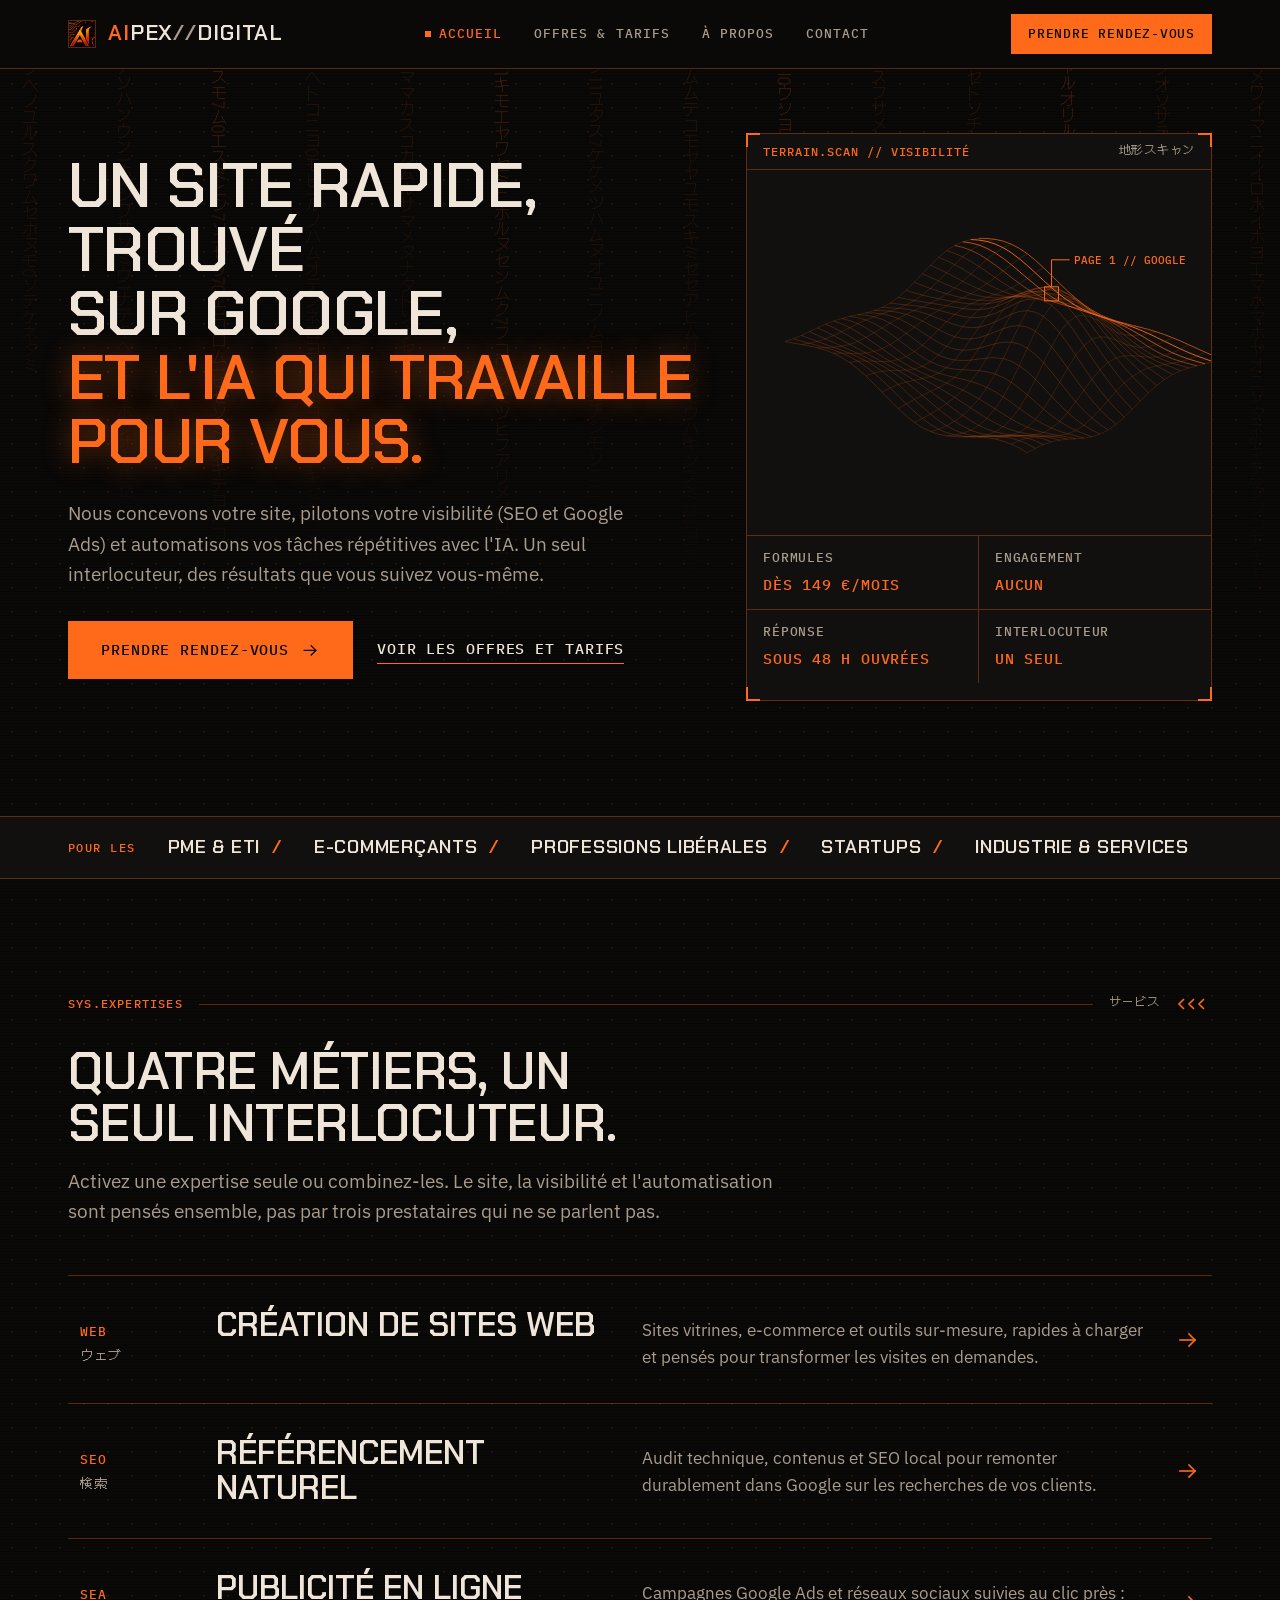
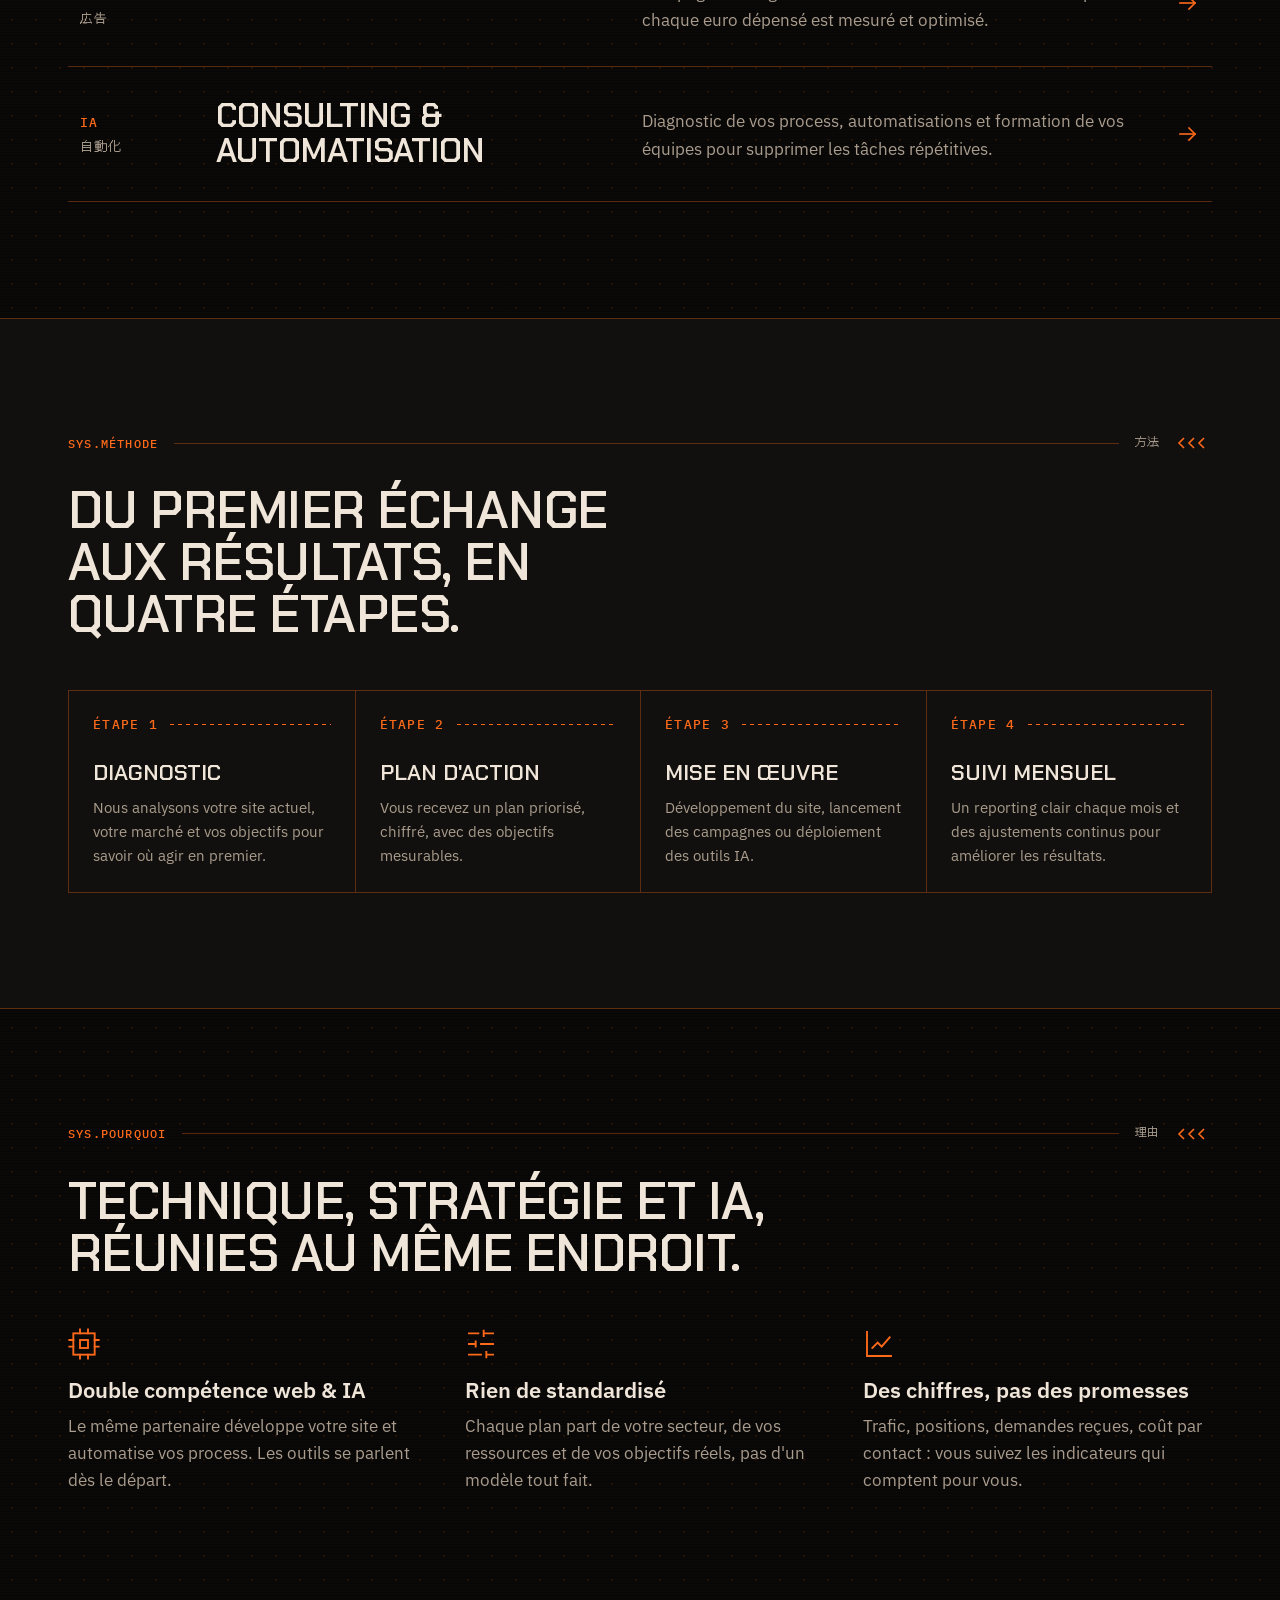
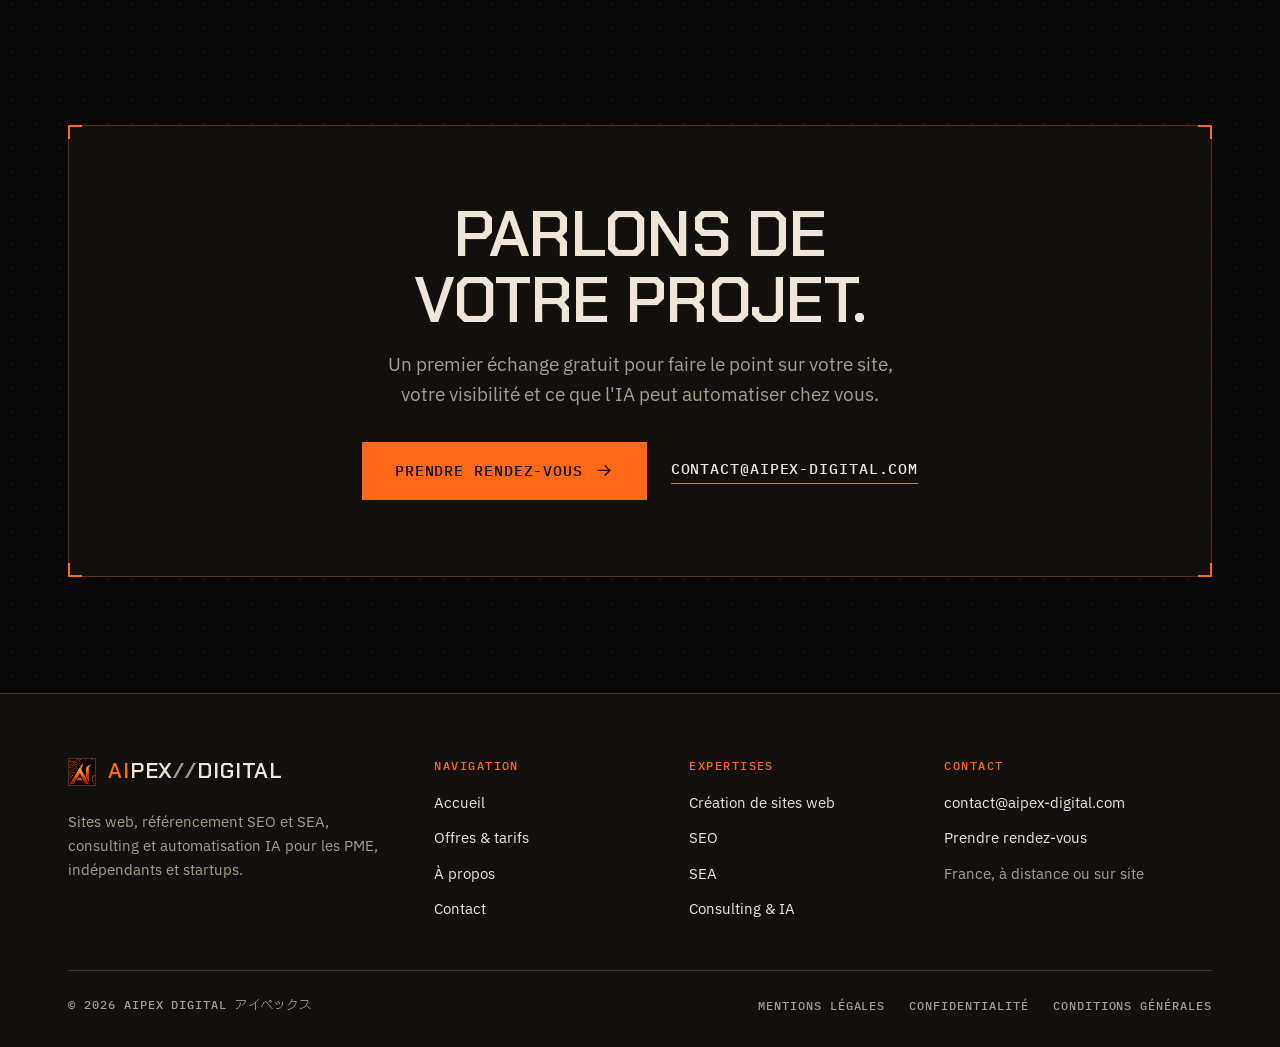
<file: index.html>
<!DOCTYPE html>
<html lang="fr">
<head>
<meta charset="UTF-8">
<meta name="viewport" content="width=device-width, initial-scale=1.0">
<title>AIpex Digital — Sites web, SEO, SEA et automatisation IA</title>
<meta name="description" content="Sites web rapides, visibilité sur Google (SEO, Google Ads) et automatisation par l'IA. Un seul interlocuteur, formules dès 149 €/mois sans engagement.">
<link rel="canonical" href="https://www.aipex-digital.com/">
<meta name="theme-color" content="#0a0908">
<meta property="og:type" content="website">
<meta property="og:locale" content="fr_FR">
<meta property="og:site_name" content="AIpex Digital">
<meta property="og:title" content="AIpex Digital — Sites web, SEO, SEA et automatisation IA">
<meta property="og:description" content="Sites web rapides, visibilité sur Google (SEO, Google Ads) et automatisation par l'IA. Un seul interlocuteur, formules dès 149 €/mois sans engagement.">
<meta property="og:url" content="https://www.aipex-digital.com/">
<meta property="og:image" content="https://www.aipex-digital.com/assets/img/og-image.jpg">
<meta property="og:image:width" content="1200">
<meta property="og:image:height" content="630">
<meta property="og:image:alt" content="AIpex Digital — sites web, SEO, SEA et automatisation IA">
<meta name="twitter:card" content="summary_large_image">
<link rel="icon" href="favicon.ico" sizes="any">
<link rel="icon" href="icons/favicon-32.png" type="image/png" sizes="32x32">
<link rel="apple-touch-icon" href="icons/apple-touch-icon.png">
<link rel="manifest" href="site.webmanifest">
<link rel="preload" href="assets/fonts/chakrapetch-600.woff2" as="font" type="font/woff2" crossorigin>
<link rel="preload" href="assets/fonts/ibmplexsans-var.woff2" as="font" type="font/woff2" crossorigin>
<link rel="stylesheet" href="css/style.css">
<script>document.documentElement.classList.add("js")</script>
</head>
<body>
<svg width="0" height="0" style="position:absolute" aria-hidden="true" focusable="false">
  <symbol id="i-arrow" viewBox="0 0 24 24"><path d="M4 12h15"/><path d="m13 6 6 6-6 6"/></symbol>
  <symbol id="i-chev" viewBox="0 0 24 24"><path d="m9 6 6 6-6 6"/></symbol>
  <symbol id="i-chevs" viewBox="0 0 36 12"><path d="M8 1 3 6l5 5M18 1l-5 5 5 5M28 1l-5 5 5 5"/></symbol>
  <symbol id="i-check" viewBox="0 0 24 24"><path d="M20 6 9 17l-5-5"/></symbol>
  <symbol id="i-plus" viewBox="0 0 24 24"><path d="M12 5v14M5 12h14"/></symbol>
  <symbol id="i-mail" viewBox="0 0 24 24"><rect x="2" y="4" width="20" height="16"/><path d="m22 6-10 7L2 6"/></symbol>
  <symbol id="i-calendar" viewBox="0 0 24 24"><rect x="3" y="4" width="18" height="18"/><path d="M16 2v4M8 2v4M3 10h18"/></symbol>
  <symbol id="i-pin" viewBox="0 0 24 24"><path d="M12 22s8-6 8-12a8 8 0 0 0-16 0c0 6 8 12 8 12Z"/><path d="M12 7v6M9 10h6"/></symbol>
  <symbol id="i-clock" viewBox="0 0 24 24"><circle cx="12" cy="12" r="10"/><path d="M12 6v6l4 2"/></symbol>
  <symbol id="i-alert" viewBox="0 0 24 24"><path d="M12 2 2 21h20L12 2Z"/><path d="M12 9v5M12 17.5v.5"/></symbol>
  <symbol id="i-cpu" viewBox="0 0 24 24"><rect x="4" y="4" width="16" height="16"/><rect x="9" y="9" width="6" height="6"/><path d="M9 1v3M15 1v3M9 20v3M15 20v3M20 9h3M20 14h3M1 9h3M1 14h3"/></symbol>
  <symbol id="i-sliders" viewBox="0 0 24 24"><path d="M21 4h-7M10 4H3M21 12h-9M8 12H3M21 20h-5M12 20H3M14 2v4M8 10v4M16 18v4"/></symbol>
  <symbol id="i-chart" viewBox="0 0 24 24"><path d="M3 3v18h18"/><path d="m7 15 4-4 3 3 6-7"/></symbol>
</svg>
<a class="skip-link" href="#main">Aller au contenu</a>
<header class="site-header">
  <div class="container">
    <a href="index.html" class="brand" aria-label="AIpex Digital, retour à l'accueil">
      <img class="brand-mark" src="icons/favicon-48.png" width="28" height="28" alt="">
      <span class="brand-word"><b>AI</b>pex<i>//</i>Digital</span>
    </a>
    <nav class="main-nav" id="main-nav" aria-label="Navigation principale">
      <a href="index.html" aria-current="page">Accueil</a>
      <a href="offres.html">Offres &amp; tarifs</a>
      <a href="a-propos.html">À propos</a>
      <a href="contact.html">Contact</a>
      <a href="contact.html#rdv" class="btn btn-primary nav-cta">Prendre rendez-vous</a>
    </nav>
    <div class="header-actions">
      <a href="contact.html#rdv" class="btn btn-primary btn-sm">Prendre rendez-vous</a>
      <button class="nav-toggle" id="nav-toggle" aria-expanded="false" aria-controls="main-nav" aria-label="Ouvrir le menu"><span></span></button>
    </div>
  </div>
</header>
<main id="main">

  <section class="hero">
    <div class="glyph-rain" aria-hidden="true"><span>セキリユンメヨラ7ヤレマモウソヘノユルスクワムセホヌモ0ソテケネタミ</span><span>キケヘウヘテソハンウン1ホ3シワサソミウ1ナテキヘセケオホラオルハセ</span><span>スモ7ム0エスミヒシ7ソ1セリ70エ1ロロム1ヒセソミツ3キテヨハコ</span><span>ヘトコニヨ0モヒ1ルノハムオテンネロヨヤンルヨエンノキセナコムオメオ</span><span>オソユ7テヌ7ミトシフトタルモママカスコカムルサマメヌナタトソウセン</span><span>1キモエヤワセミニホルヌセンムク7フコワンミツヒフアリメノロヌクウツ</span><span>ニノススマソ11ユタス7ケケメツハムヌオユニノムヨルソユチシモソニニ</span><span>ムムテコモヤヤユモスキミセセアヒムリムシモウハキンスミ133ヨネ0ミ</span><span>リヒ3タヘコエフミオソタワオニ0ウソヨク1コミニレヒナムウソ3コウヒ</span><span>スフサメエテ0シアタキレカアイミルスコヨメアメヌセ0オ0ニコケトヤナ</span><span>セトソチツヒカレメマユユタツナニマンコヘツンクヘヨスメネツモシソキリ</span><span>ルアククヨヤルオリルエココハクラセカンソネウ13ム7マミト3ケイクミ</span><span>コユヨ1スヒハノアキワクメコノオソサラセアユムタ3リコネエアノツアナ</span><span>メワイマニイイロホイホヨエマホマホヤオニソタネ3キテ3タノシモチヤオ</span></div>
    <div class="container">
      <div class="hero-copy">
        <h1>Un site rapide, trouvé sur Google, <span class="hl">et l'IA qui travaille pour vous.</span></h1>
        <p class="lede">Nous concevons votre site, pilotons votre visibilité (SEO et Google Ads) et automatisons vos tâches répétitives avec l'IA. Un seul interlocuteur, des résultats que vous suivez vous-même.</p>
        <div class="hero-actions">
          <a href="contact.html#rdv" class="btn btn-primary btn-lg">Prendre rendez-vous <svg class="icon icon-arrow" aria-hidden="true"><use href="#i-arrow"/></svg></a>
          <a href="offres.html" class="text-link">Voir les offres et tarifs</a>
        </div>
      </div>
      <div class="hud hero-panel">
        <div class="hud-bar" aria-hidden="true"><span>Terrain.scan // visibilité</span><span lang="ja">地形スキャン</span></div>
        <canvas id="terrain" width="640" height="480" role="img" aria-label="Animation&nbsp;: un relief en fil de fer orange balayé par une ligne de scan, comme un écran radar"></canvas>
        <dl class="readout">
          <div><dt>Formules</dt><dd class="num">Dès 149&nbsp;€/mois</dd></div>
          <div><dt>Engagement</dt><dd class="num">Aucun</dd></div>
          <div><dt>Réponse</dt><dd class="num">Sous 48&nbsp;h ouvrées</dd></div>
          <div><dt>Interlocuteur</dt><dd class="num">Un seul</dd></div>
        </dl>
      </div>
    </div>
  </section>

  <section class="audience" aria-label="Clients accompagnés">
    <div class="container">
      <p>Pour les</p>
      <ul>
        <li>PME &amp; ETI</li>
        <li>E-commerçants</li>
        <li>Professions libérales</li>
        <li>Startups</li>
        <li>Industrie &amp; services</li>
      </ul>
    </div>
  </section>

  <section class="services">
    <div class="container">
      <div class="sys-bar" aria-hidden="true"><span class="code">SYS.expertises</span><span lang="ja">サービス</span><svg class="chev" viewBox="0 0 36 12"><use href="#i-chevs"/></svg></div>
      <div class="section-head" data-reveal>
        <h2>Quatre métiers, un seul interlocuteur.</h2>
        <p>Activez une expertise seule ou combinez-les. Le site, la visibilité et l'automatisation sont pensés ensemble, pas par trois prestataires qui ne se parlent pas.</p>
      </div>
      <div class="service-list" data-reveal>
        <a class="service-row" href="offres.html#web">
          <span class="tag">Web <span lang="ja">ウェブ</span></span>
          <h3>Création de sites web</h3>
          <p>Sites vitrines, e-commerce et outils sur-mesure, rapides à charger et pensés pour transformer les visites en demandes.</p>
          <svg class="icon" aria-hidden="true"><use href="#i-arrow"/></svg>
        </a>
        <a class="service-row" href="offres.html#seo">
          <span class="tag">SEO <span lang="ja">検索</span></span>
          <h3>Référencement naturel</h3>
          <p>Audit technique, contenus et SEO local pour remonter durablement dans Google sur les recherches de vos clients.</p>
          <svg class="icon" aria-hidden="true"><use href="#i-arrow"/></svg>
        </a>
        <a class="service-row" href="offres.html#sea">
          <span class="tag">SEA <span lang="ja">広告</span></span>
          <h3>Publicité en ligne</h3>
          <p>Campagnes Google Ads et réseaux sociaux suivies au clic près&nbsp;: chaque euro dépensé est mesuré et optimisé.</p>
          <svg class="icon" aria-hidden="true"><use href="#i-arrow"/></svg>
        </a>
        <a class="service-row" href="offres.html#ia">
          <span class="tag">IA <span lang="ja">自動化</span></span>
          <h3>Consulting &amp; automatisation</h3>
          <p>Diagnostic de vos process, automatisations et formation de vos équipes pour supprimer les tâches répétitives.</p>
          <svg class="icon" aria-hidden="true"><use href="#i-arrow"/></svg>
        </a>
      </div>
    </div>
  </section>

  <section class="process surface-raised">
    <div class="container">
      <div class="sys-bar" aria-hidden="true"><span class="code">SYS.méthode</span><span lang="ja">方法</span><svg class="chev" viewBox="0 0 36 12"><use href="#i-chevs"/></svg></div>
      <div class="section-head" data-reveal>
        <h2>Du premier échange aux résultats, en quatre étapes.</h2>
      </div>
      <ol class="process-list" data-reveal>
        <li class="process-step"><span class="num">ÉTAPE 1</span><h3>Diagnostic</h3><p>Nous analysons votre site actuel, votre marché et vos objectifs pour savoir où agir en premier.</p></li>
        <li class="process-step"><span class="num">ÉTAPE 2</span><h3>Plan d'action</h3><p>Vous recevez un plan priorisé, chiffré, avec des objectifs mesurables.</p></li>
        <li class="process-step"><span class="num">ÉTAPE 3</span><h3>Mise en œuvre</h3><p>Développement du site, lancement des campagnes ou déploiement des outils IA.</p></li>
        <li class="process-step"><span class="num">ÉTAPE 4</span><h3>Suivi mensuel</h3><p>Un reporting clair chaque mois et des ajustements continus pour améliorer les résultats.</p></li>
      </ol>
    </div>
  </section>

  <section class="values">
    <div class="container">
      <div class="sys-bar" aria-hidden="true"><span class="code">SYS.pourquoi</span><span lang="ja">理由</span><svg class="chev" viewBox="0 0 36 12"><use href="#i-chevs"/></svg></div>
      <div class="section-head" data-reveal>
        <h2>Technique, stratégie et IA, réunies au même endroit.</h2>
      </div>
      <div class="values-grid" data-reveal>
        <div class="value-item">
          <svg class="icon" aria-hidden="true"><use href="#i-cpu"/></svg>
          <h3>Double compétence web &amp; IA</h3>
          <p>Le même partenaire développe votre site et automatise vos process. Les outils se parlent dès le départ.</p>
        </div>
        <div class="value-item">
          <svg class="icon" aria-hidden="true"><use href="#i-sliders"/></svg>
          <h3>Rien de standardisé</h3>
          <p>Chaque plan part de votre secteur, de vos ressources et de vos objectifs réels, pas d'un modèle tout fait.</p>
        </div>
        <div class="value-item">
          <svg class="icon" aria-hidden="true"><use href="#i-chart"/></svg>
          <h3>Des chiffres, pas des promesses</h3>
          <p>Trafic, positions, demandes reçues, coût par contact&nbsp;: vous suivez les indicateurs qui comptent pour vous.</p>
        </div>
      </div>
    </div>
  </section>

  <section class="cta-band">
    <div class="container">
      <div class="hud cta-panel" data-reveal>
        <h2>Parlons de votre projet.</h2>
        <p>Un premier échange gratuit pour faire le point sur votre site, votre visibilité et ce que l'IA peut automatiser chez vous.</p>
        <div class="cta-actions">
          <a href="contact.html#rdv" class="btn btn-primary btn-lg">Prendre rendez-vous <svg class="icon icon-arrow" aria-hidden="true"><use href="#i-arrow"/></svg></a>
          <a href="mailto:contact@aipex-digital.com" class="text-link">contact@aipex-digital.com</a>
        </div>
      </div>
    </div>
  </section>

</main>

<footer class="site-footer">
  <div class="container">
    <div class="footer-top">
      <div class="footer-brand">
        <a href="index.html" class="brand"><img class="brand-mark" src="icons/favicon-48.png" width="28" height="28" alt="" loading="lazy"><span class="brand-word"><b>AI</b>pex<i>//</i>Digital</span></a>
        <p>Sites web, référencement SEO et SEA, consulting et automatisation IA pour les PME, indépendants et startups.</p>
      </div>
      <div class="footer-col">
        <h2>Navigation</h2>
        <ul>
          <li><a href="index.html">Accueil</a></li>
          <li><a href="offres.html">Offres &amp; tarifs</a></li>
          <li><a href="a-propos.html">À propos</a></li>
          <li><a href="contact.html">Contact</a></li>
        </ul>
      </div>
      <div class="footer-col">
        <h2>Expertises</h2>
        <ul>
          <li><a href="offres.html#web">Création de sites web</a></li>
          <li><a href="offres.html#seo">SEO</a></li>
          <li><a href="offres.html#sea">SEA</a></li>
          <li><a href="offres.html#ia">Consulting &amp; IA</a></li>
        </ul>
      </div>
      <div class="footer-col">
        <h2>Contact</h2>
        <ul>
          <li><a href="mailto:contact@aipex-digital.com">contact@aipex-digital.com</a></li>
          <li><a href="contact.html#rdv">Prendre rendez-vous</a></li>
          <li><span>France, à distance ou sur site</span></li>
        </ul>
      </div>
    </div>
    <div class="footer-bottom">
      <p>© <span id="year">2026</span> AIpex Digital <span lang="ja">アイペックス</span></p>
      <nav class="footer-legal" aria-label="Informations légales">
        <a href="mentions-legales.html">Mentions légales</a>
        <a href="confidentialite.html">Confidentialité</a>
        <a href="conditions-generales.html">Conditions générales</a>
      </nav>
    </div>
  </div>
</footer>

<script src="js/main.js" defer></script>
</body>
</html>
</file>
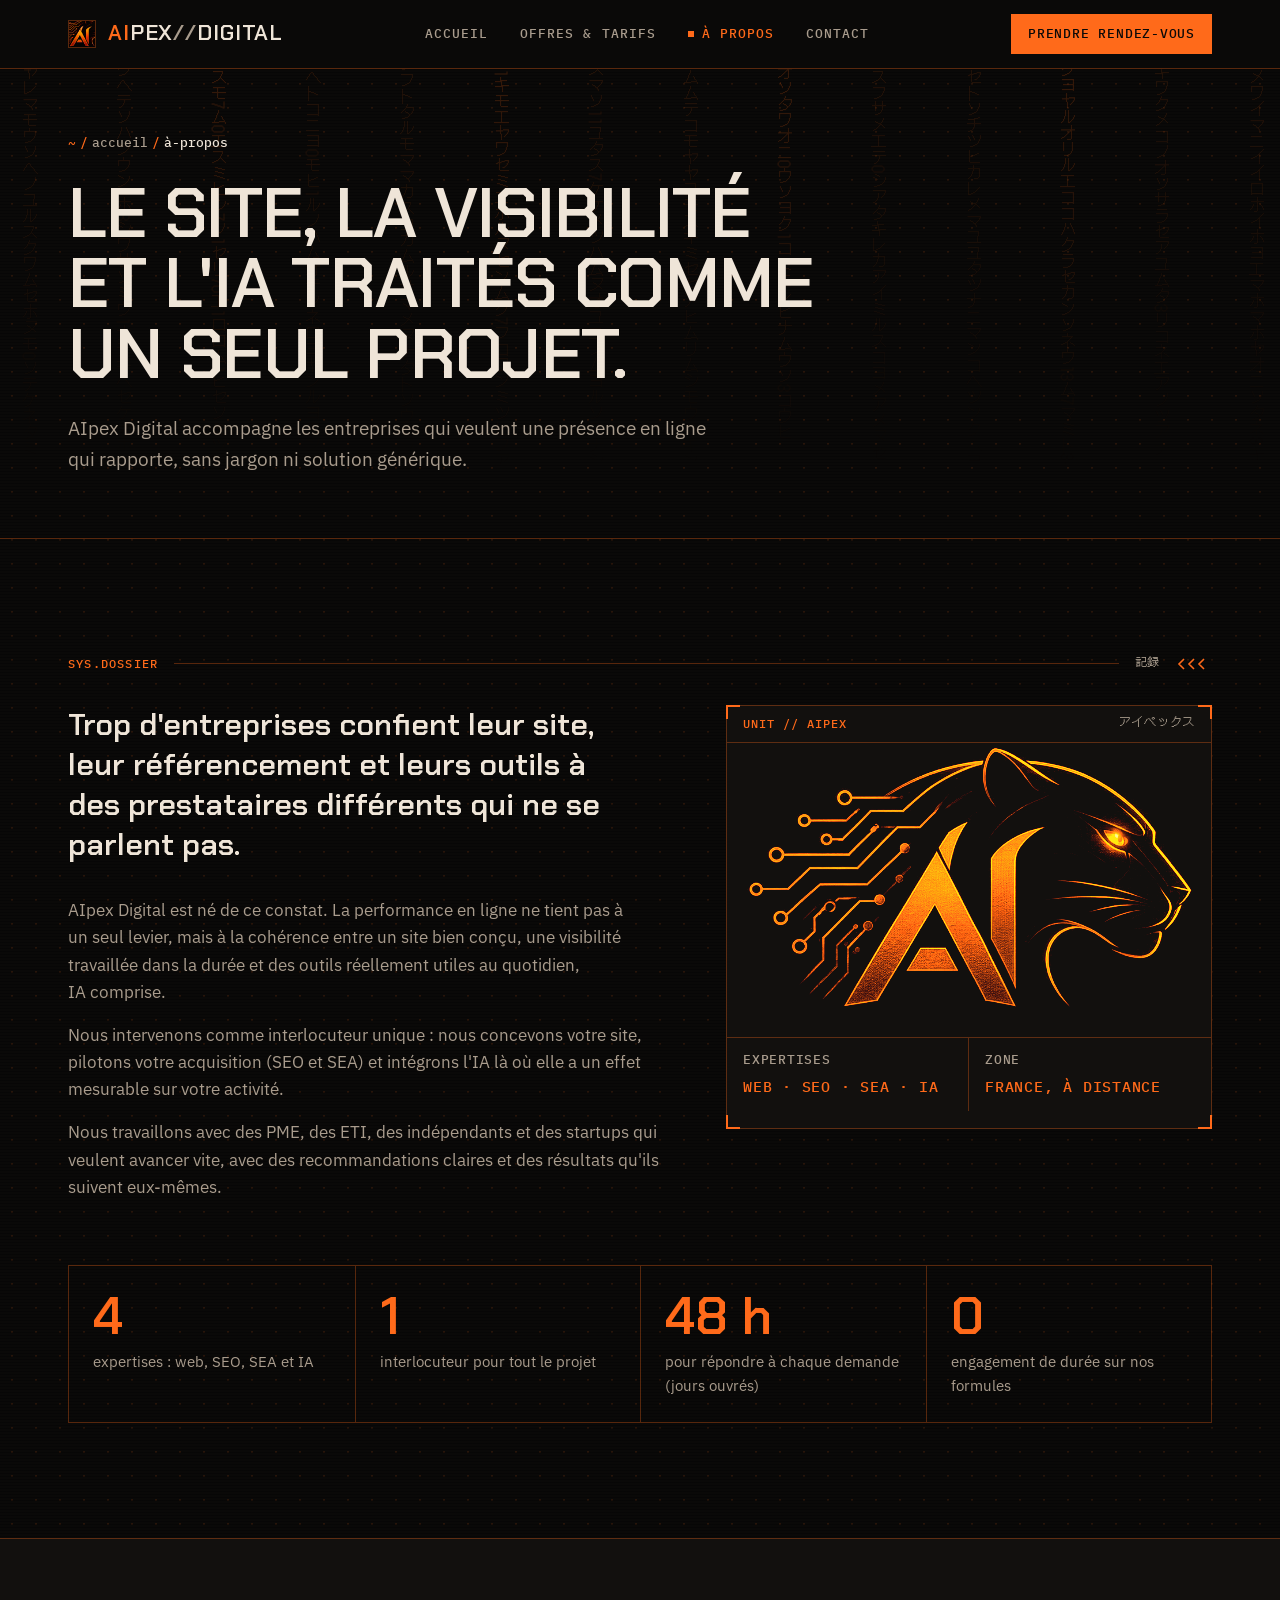
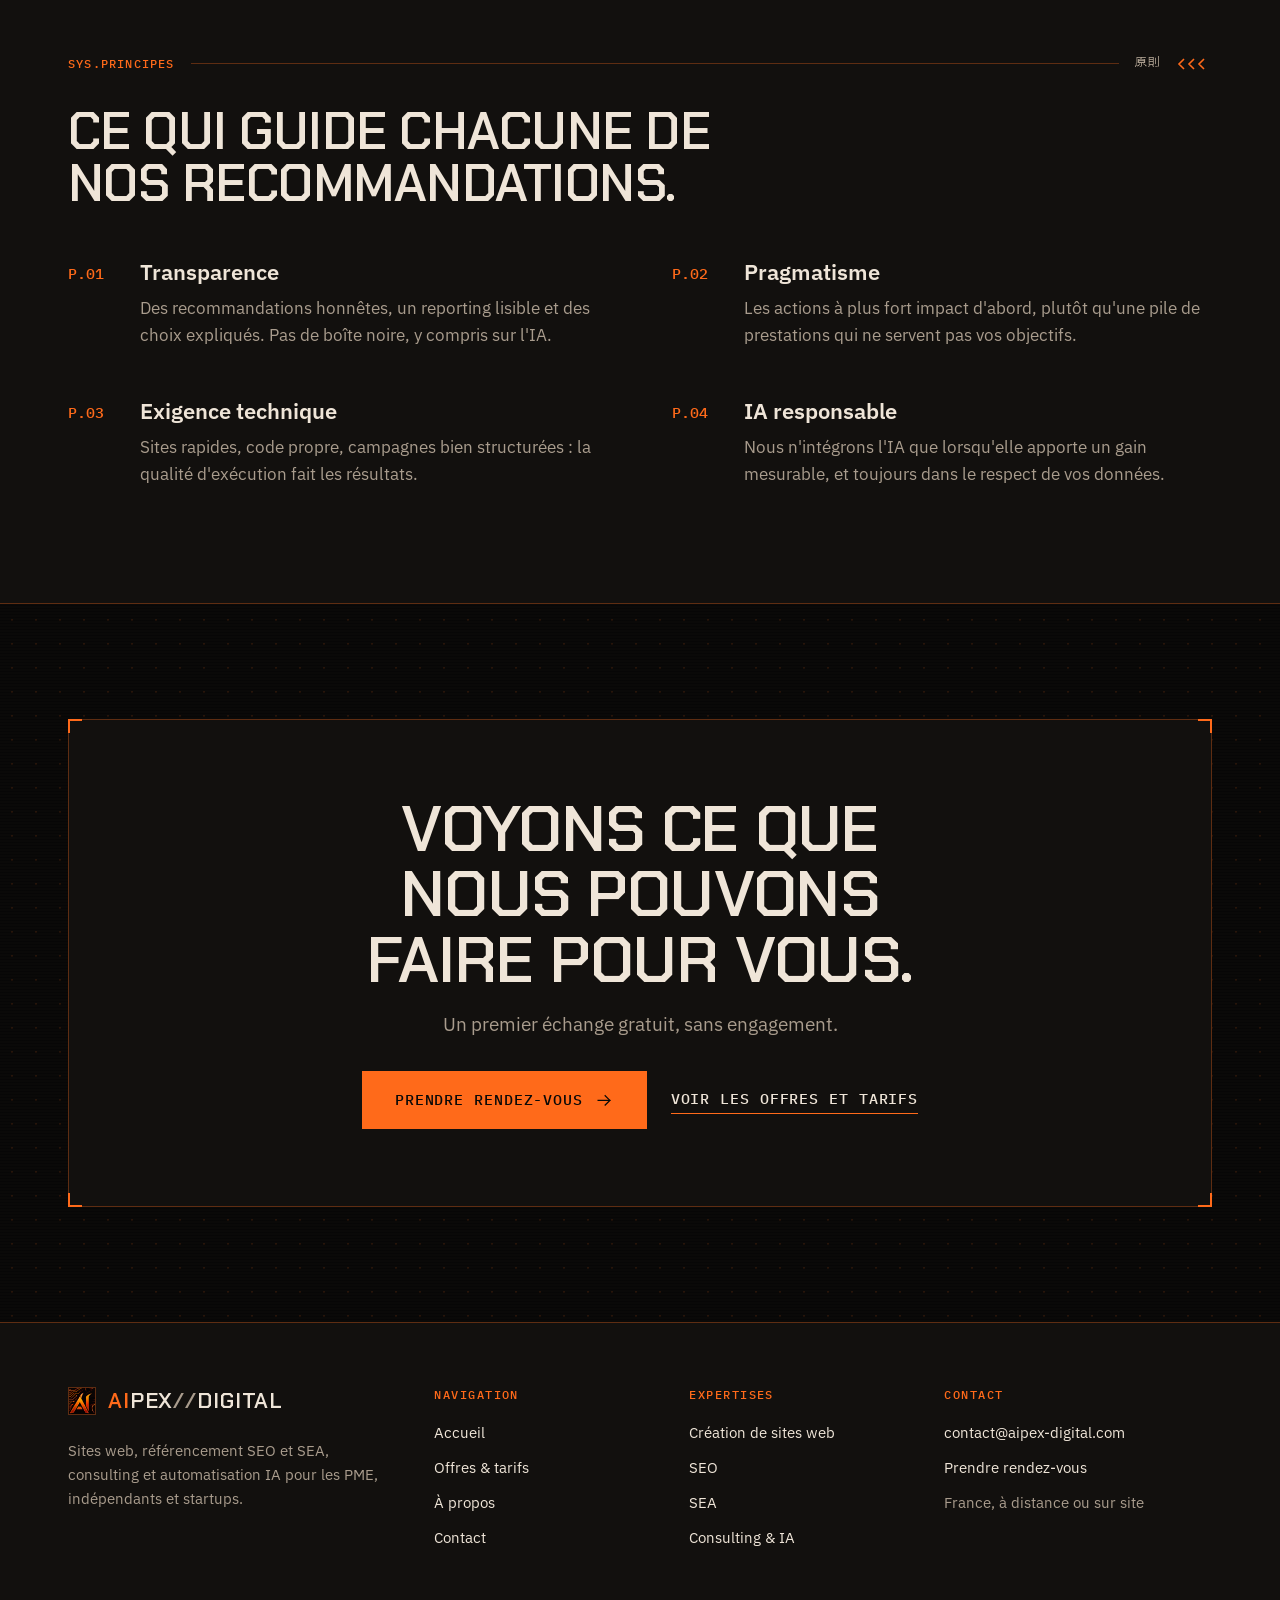
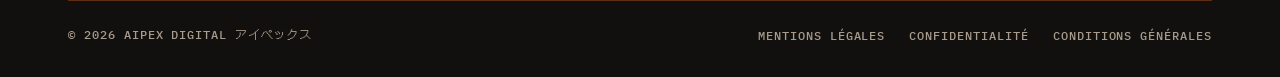
<file: a-propos.html>
<!DOCTYPE html>
<html lang="fr">
<head>
<meta charset="UTF-8">
<meta name="viewport" content="width=device-width, initial-scale=1.0">
<title>À propos — AIpex Digital</title>
<meta name="description" content="AIpex Digital réunit création de sites web, SEO, SEA et consulting IA chez un seul interlocuteur, pour les PME, indépendants et startups.">
<link rel="canonical" href="https://www.aipex-digital.com/a-propos.html">
<meta name="theme-color" content="#0a0908">
<meta property="og:type" content="website">
<meta property="og:locale" content="fr_FR">
<meta property="og:site_name" content="AIpex Digital">
<meta property="og:title" content="À propos — AIpex Digital">
<meta property="og:description" content="AIpex Digital réunit création de sites web, SEO, SEA et consulting IA chez un seul interlocuteur, pour les PME, indépendants et startups.">
<meta property="og:url" content="https://www.aipex-digital.com/a-propos.html">
<meta property="og:image" content="https://www.aipex-digital.com/assets/img/og-image.jpg">
<meta property="og:image:width" content="1200">
<meta property="og:image:height" content="630">
<meta property="og:image:alt" content="AIpex Digital — sites web, SEO, SEA et automatisation IA">
<meta name="twitter:card" content="summary_large_image">
<link rel="icon" href="favicon.ico" sizes="any">
<link rel="icon" href="icons/favicon-32.png" type="image/png" sizes="32x32">
<link rel="apple-touch-icon" href="icons/apple-touch-icon.png">
<link rel="manifest" href="site.webmanifest">
<link rel="preload" href="assets/fonts/chakrapetch-600.woff2" as="font" type="font/woff2" crossorigin>
<link rel="preload" href="assets/fonts/ibmplexsans-var.woff2" as="font" type="font/woff2" crossorigin>
<link rel="stylesheet" href="css/style.css">
<script>document.documentElement.classList.add("js")</script>
</head>
<body>
<svg width="0" height="0" style="position:absolute" aria-hidden="true" focusable="false">
  <symbol id="i-arrow" viewBox="0 0 24 24"><path d="M4 12h15"/><path d="m13 6 6 6-6 6"/></symbol>
  <symbol id="i-chev" viewBox="0 0 24 24"><path d="m9 6 6 6-6 6"/></symbol>
  <symbol id="i-chevs" viewBox="0 0 36 12"><path d="M8 1 3 6l5 5M18 1l-5 5 5 5M28 1l-5 5 5 5"/></symbol>
  <symbol id="i-check" viewBox="0 0 24 24"><path d="M20 6 9 17l-5-5"/></symbol>
  <symbol id="i-plus" viewBox="0 0 24 24"><path d="M12 5v14M5 12h14"/></symbol>
  <symbol id="i-mail" viewBox="0 0 24 24"><rect x="2" y="4" width="20" height="16"/><path d="m22 6-10 7L2 6"/></symbol>
  <symbol id="i-calendar" viewBox="0 0 24 24"><rect x="3" y="4" width="18" height="18"/><path d="M16 2v4M8 2v4M3 10h18"/></symbol>
  <symbol id="i-pin" viewBox="0 0 24 24"><path d="M12 22s8-6 8-12a8 8 0 0 0-16 0c0 6 8 12 8 12Z"/><path d="M12 7v6M9 10h6"/></symbol>
  <symbol id="i-clock" viewBox="0 0 24 24"><circle cx="12" cy="12" r="10"/><path d="M12 6v6l4 2"/></symbol>
  <symbol id="i-alert" viewBox="0 0 24 24"><path d="M12 2 2 21h20L12 2Z"/><path d="M12 9v5M12 17.5v.5"/></symbol>
  <symbol id="i-cpu" viewBox="0 0 24 24"><rect x="4" y="4" width="16" height="16"/><rect x="9" y="9" width="6" height="6"/><path d="M9 1v3M15 1v3M9 20v3M15 20v3M20 9h3M20 14h3M1 9h3M1 14h3"/></symbol>
  <symbol id="i-sliders" viewBox="0 0 24 24"><path d="M21 4h-7M10 4H3M21 12h-9M8 12H3M21 20h-5M12 20H3M14 2v4M8 10v4M16 18v4"/></symbol>
  <symbol id="i-chart" viewBox="0 0 24 24"><path d="M3 3v18h18"/><path d="m7 15 4-4 3 3 6-7"/></symbol>
</svg>
<a class="skip-link" href="#main">Aller au contenu</a>
<header class="site-header">
  <div class="container">
    <a href="index.html" class="brand" aria-label="AIpex Digital, retour à l'accueil">
      <img class="brand-mark" src="icons/favicon-48.png" width="28" height="28" alt="">
      <span class="brand-word"><b>AI</b>pex<i>//</i>Digital</span>
    </a>
    <nav class="main-nav" id="main-nav" aria-label="Navigation principale">
      <a href="index.html">Accueil</a>
      <a href="offres.html">Offres &amp; tarifs</a>
      <a href="a-propos.html" aria-current="page">À propos</a>
      <a href="contact.html">Contact</a>
      <a href="contact.html#rdv" class="btn btn-primary nav-cta">Prendre rendez-vous</a>
    </nav>
    <div class="header-actions">
      <a href="contact.html#rdv" class="btn btn-primary btn-sm">Prendre rendez-vous</a>
      <button class="nav-toggle" id="nav-toggle" aria-expanded="false" aria-controls="main-nav" aria-label="Ouvrir le menu"><span></span></button>
    </div>
  </div>
</header>
<main id="main">

  <section class="page-hero">
    <div class="glyph-rain" aria-hidden="true"><span>セキリユンメヨラ7ヤレマモウソヘノユルスクワムセホヌモ0ソテケネタミ</span><span>キケヘウヘテソハンウン1ホ3シワサソミウ1ナテキヘセケオホラオルハセ</span><span>スモ7ム0エスミヒシ7ソ1セリ70エ1ロロム1ヒセソミツ3キテヨハコ</span><span>ヘトコニヨ0モヒ1ルノハムオテンネロヨヤンルヨエンノキセナコムオメオ</span><span>オソユ7テヌ7ミトシフトタルモママカスコカムルサマメヌナタトソウセン</span><span>1キモエヤワセミニホルヌセンムク7フコワンミツヒフアリメノロヌクウツ</span><span>ニノススマソ11ユタス7ケケメツハムヌオユニノムヨルソユチシモソニニ</span><span>ムムテコモヤヤユモスキミセセアヒムリムシモウハキンスミ133ヨネ0ミ</span><span>リヒ3タヘコエフミオソタワオニ0ウソヨク1コミニレヒナムウソ3コウヒ</span><span>スフサメエテ0シアタキレカアイミルスコヨメアメヌセ0オ0ニコケトヤナ</span><span>セトソチツヒカレメマユユタツナニマンコヘツンクヘヨスメネツモシソキリ</span><span>ルアククヨヤルオリルエココハクラセカンソネウ13ム7マミト3ケイクミ</span><span>コユヨ1スヒハノアキワクメコノオソサラセアユムタ3リコネエアノツアナ</span><span>メワイマニイイロホイホヨエマホマホヤオニソタネ3キテ3タノシモチヤオ</span></div>
    <div class="container">
      <nav class="breadcrumb" aria-label="Fil d'Ariane"><ol><li><a href="index.html">accueil</a></li><li aria-current="page">à-propos</li></ol></nav>
      <h1>Le site, la visibilité et l'IA traités comme un seul projet.</h1>
      <p class="lede">AIpex Digital accompagne les entreprises qui veulent une présence en ligne qui rapporte, sans jargon ni solution générique.</p>
    </div>
  </section>

  <section class="story">
    <div class="container">
      <div class="sys-bar" aria-hidden="true"><span class="code">SYS.dossier</span><span lang="ja">記録</span><svg class="chev" viewBox="0 0 36 12"><use href="#i-chevs"/></svg></div>
      <div class="story-grid">
        <div data-reveal>
          <p class="pull">Trop d'entreprises confient leur site, leur référencement et leurs outils à des prestataires différents qui ne se parlent pas.</p>
          <div class="body">
            <p>AIpex Digital est né de ce constat. La performance en ligne ne tient pas à un seul levier, mais à la cohérence entre un site bien conçu, une visibilité travaillée dans la durée et des outils réellement utiles au quotidien, IA comprise.</p>
            <p>Nous intervenons comme interlocuteur unique&nbsp;: nous concevons votre site, pilotons votre acquisition (SEO et SEA) et intégrons l'IA là où elle a un effet mesurable sur votre activité.</p>
            <p>Nous travaillons avec des PME, des ETI, des indépendants et des startups qui veulent avancer vite, avec des recommandations claires et des résultats qu'ils suivent eux-mêmes.</p>
          </div>
        </div>
        <figure class="hud dossier" data-reveal style="margin:0">
          <div class="hud-bar" aria-hidden="true"><span>Unit // AIpex</span><span lang="ja">アイペックス</span></div>
          <img src="assets/img/logo-phosphor-840.jpg" srcset="assets/img/logo-phosphor-840.jpg 840w, assets/img/logo-phosphor-1400.jpg 1400w" sizes="(max-width: 980px) 92vw, 520px" width="840" height="482" loading="lazy" alt="Logo AIpex&nbsp;: les lettres A et I en orange néon devant une tête de panthère de profil à l'œil incandescent, reliées à des circuits">
          <dl class="readout">
            <div><dt>Expertises</dt><dd>Web · SEO · SEA · IA</dd></div>
            <div><dt>Zone</dt><dd>France, à distance</dd></div>
          </dl>
        </figure>
      </div>

      <div class="facts" data-reveal>
        <div class="fact"><strong class="num">4</strong><span>expertises&nbsp;: web, SEO, SEA et IA</span></div>
        <div class="fact"><strong class="num">1</strong><span>interlocuteur pour tout le projet</span></div>
        <div class="fact"><strong class="num">48&nbsp;h</strong><span>pour répondre à chaque demande (jours ouvrés)</span></div>
        <div class="fact"><strong class="num">0</strong><span>engagement de durée sur nos formules</span></div>
      </div>
    </div>
  </section>

  <section class="principles surface-raised">
    <div class="container">
      <div class="sys-bar" aria-hidden="true"><span class="code">SYS.principes</span><span lang="ja">原則</span><svg class="chev" viewBox="0 0 36 12"><use href="#i-chevs"/></svg></div>
      <div class="section-head" data-reveal>
        <h2>Ce qui guide chacune de nos recommandations.</h2>
      </div>
      <div class="principle-list" data-reveal>
        <div class="principle"><span class="num">P.01</span><div><h3>Transparence</h3><p>Des recommandations honnêtes, un reporting lisible et des choix expliqués. Pas de boîte noire, y compris sur l'IA.</p></div></div>
        <div class="principle"><span class="num">P.02</span><div><h3>Pragmatisme</h3><p>Les actions à plus fort impact d'abord, plutôt qu'une pile de prestations qui ne servent pas vos objectifs.</p></div></div>
        <div class="principle"><span class="num">P.03</span><div><h3>Exigence technique</h3><p>Sites rapides, code propre, campagnes bien structurées&nbsp;: la qualité d'exécution fait les résultats.</p></div></div>
        <div class="principle"><span class="num">P.04</span><div><h3>IA responsable</h3><p>Nous n'intégrons l'IA que lorsqu'elle apporte un gain mesurable, et toujours dans le respect de vos données.</p></div></div>
      </div>
    </div>
  </section>

  <section class="cta-band">
    <div class="container">
      <div class="hud cta-panel" data-reveal>
        <h2>Voyons ce que nous pouvons faire pour vous.</h2>
        <p>Un premier échange gratuit, sans engagement.</p>
        <div class="cta-actions">
          <a href="contact.html#rdv" class="btn btn-primary btn-lg">Prendre rendez-vous <svg class="icon icon-arrow" aria-hidden="true"><use href="#i-arrow"/></svg></a>
          <a href="offres.html" class="text-link">Voir les offres et tarifs</a>
        </div>
      </div>
    </div>
  </section>

</main>

<footer class="site-footer">
  <div class="container">
    <div class="footer-top">
      <div class="footer-brand">
        <a href="index.html" class="brand"><img class="brand-mark" src="icons/favicon-48.png" width="28" height="28" alt="" loading="lazy"><span class="brand-word"><b>AI</b>pex<i>//</i>Digital</span></a>
        <p>Sites web, référencement SEO et SEA, consulting et automatisation IA pour les PME, indépendants et startups.</p>
      </div>
      <div class="footer-col">
        <h2>Navigation</h2>
        <ul>
          <li><a href="index.html">Accueil</a></li>
          <li><a href="offres.html">Offres &amp; tarifs</a></li>
          <li><a href="a-propos.html">À propos</a></li>
          <li><a href="contact.html">Contact</a></li>
        </ul>
      </div>
      <div class="footer-col">
        <h2>Expertises</h2>
        <ul>
          <li><a href="offres.html#web">Création de sites web</a></li>
          <li><a href="offres.html#seo">SEO</a></li>
          <li><a href="offres.html#sea">SEA</a></li>
          <li><a href="offres.html#ia">Consulting &amp; IA</a></li>
        </ul>
      </div>
      <div class="footer-col">
        <h2>Contact</h2>
        <ul>
          <li><a href="mailto:contact@aipex-digital.com">contact@aipex-digital.com</a></li>
          <li><a href="contact.html#rdv">Prendre rendez-vous</a></li>
          <li><span>France, à distance ou sur site</span></li>
        </ul>
      </div>
    </div>
    <div class="footer-bottom">
      <p>© <span id="year">2026</span> AIpex Digital <span lang="ja">アイペックス</span></p>
      <nav class="footer-legal" aria-label="Informations légales">
        <a href="mentions-legales.html">Mentions légales</a>
        <a href="confidentialite.html">Confidentialité</a>
        <a href="conditions-generales.html">Conditions générales</a>
      </nav>
    </div>
  </div>
</footer>

<script src="js/main.js" defer></script>
</body>
</html>
</file>
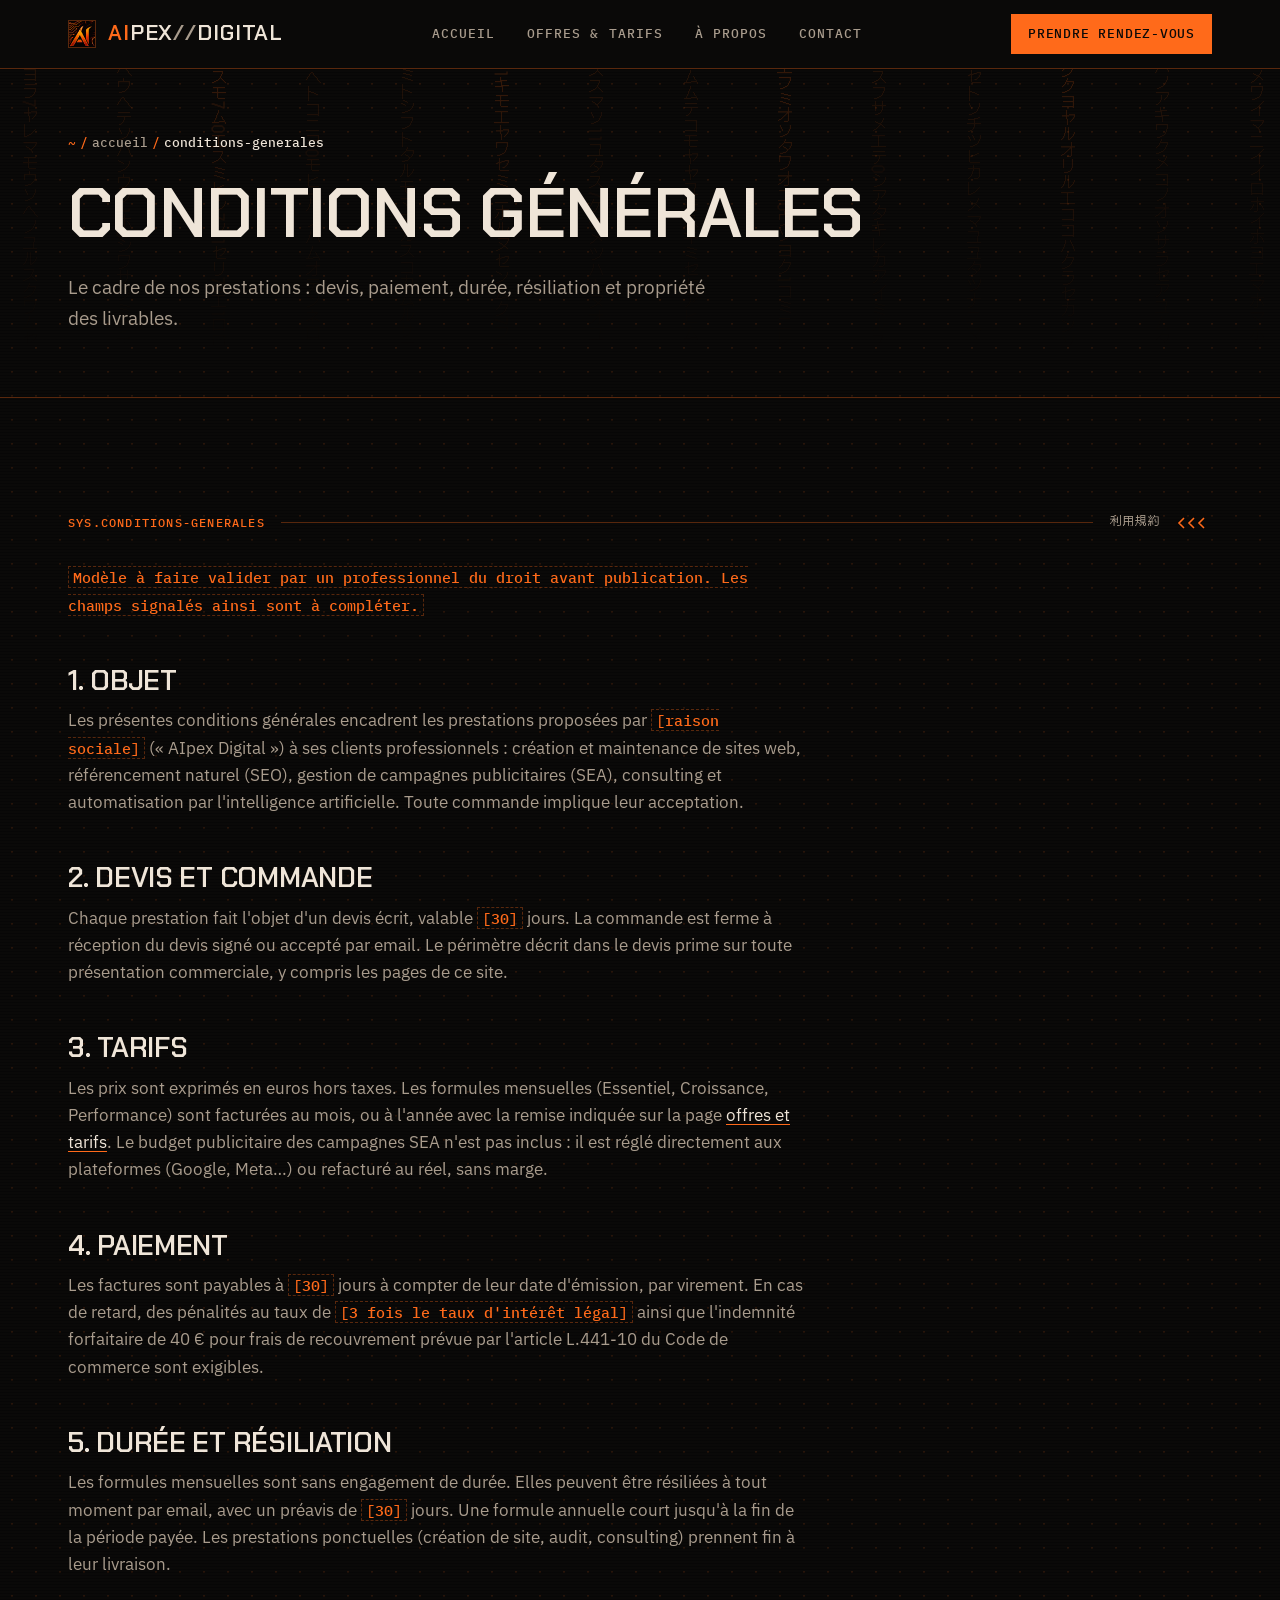
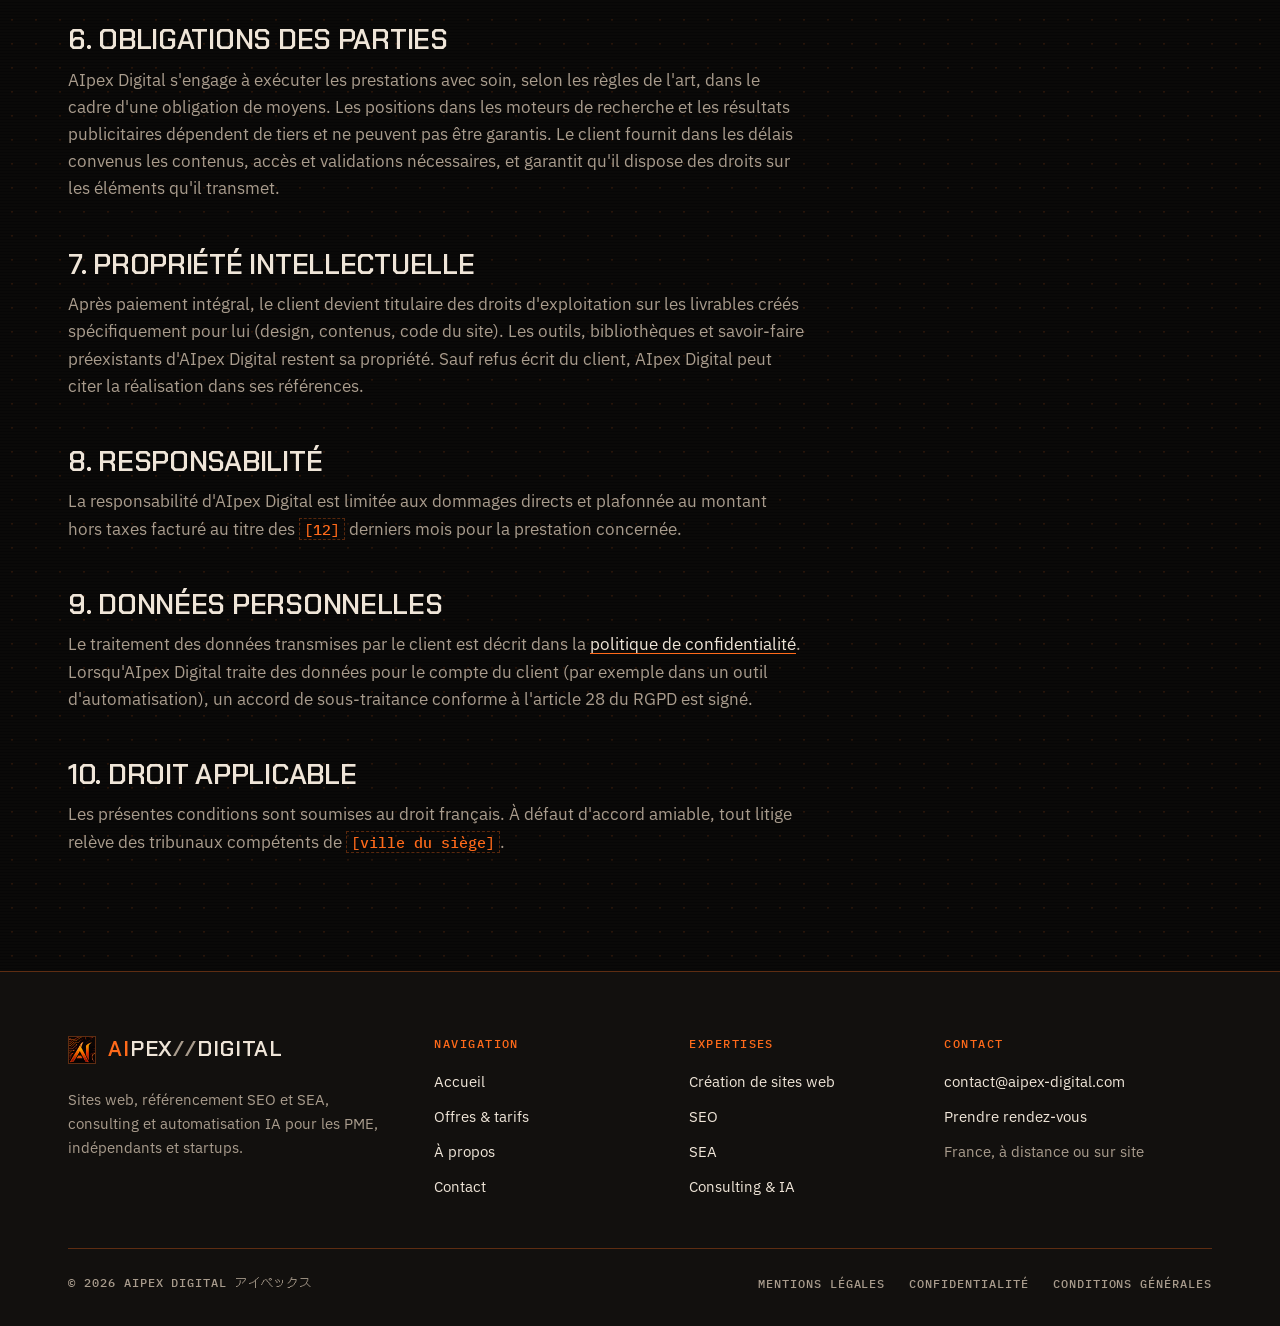
<file: conditions-generales.html>
<!DOCTYPE html>
<html lang="fr">
<head>
<meta charset="UTF-8">
<meta name="viewport" content="width=device-width, initial-scale=1.0">
<title>Conditions générales — AIpex Digital</title>
<meta name="description" content="Conditions générales des prestations AIpex Digital : devis, tarifs, paiement, résiliation des formules mensuelles, propriété intellectuelle.">
<link rel="canonical" href="https://www.aipex-digital.com/conditions-generales.html">
<meta name="theme-color" content="#0a0908">
<meta property="og:type" content="website">
<meta property="og:locale" content="fr_FR">
<meta property="og:site_name" content="AIpex Digital">
<meta property="og:title" content="Conditions générales — AIpex Digital">
<meta property="og:description" content="Conditions générales des prestations AIpex Digital : devis, tarifs, paiement, résiliation des formules mensuelles, propriété intellectuelle.">
<meta property="og:url" content="https://www.aipex-digital.com/conditions-generales.html">
<meta property="og:image" content="https://www.aipex-digital.com/assets/img/og-image.jpg">
<meta property="og:image:width" content="1200">
<meta property="og:image:height" content="630">
<meta property="og:image:alt" content="AIpex Digital — sites web, SEO, SEA et automatisation IA">
<meta name="twitter:card" content="summary_large_image">
<link rel="icon" href="favicon.ico" sizes="any">
<link rel="icon" href="icons/favicon-32.png" type="image/png" sizes="32x32">
<link rel="apple-touch-icon" href="icons/apple-touch-icon.png">
<link rel="manifest" href="site.webmanifest">
<link rel="preload" href="assets/fonts/chakrapetch-600.woff2" as="font" type="font/woff2" crossorigin>
<link rel="preload" href="assets/fonts/ibmplexsans-var.woff2" as="font" type="font/woff2" crossorigin>
<link rel="stylesheet" href="css/style.css">
<script>document.documentElement.classList.add("js")</script>
</head>
<body>
<svg width="0" height="0" style="position:absolute" aria-hidden="true" focusable="false">
  <symbol id="i-arrow" viewBox="0 0 24 24"><path d="M4 12h15"/><path d="m13 6 6 6-6 6"/></symbol>
  <symbol id="i-chev" viewBox="0 0 24 24"><path d="m9 6 6 6-6 6"/></symbol>
  <symbol id="i-chevs" viewBox="0 0 36 12"><path d="M8 1 3 6l5 5M18 1l-5 5 5 5M28 1l-5 5 5 5"/></symbol>
  <symbol id="i-check" viewBox="0 0 24 24"><path d="M20 6 9 17l-5-5"/></symbol>
  <symbol id="i-plus" viewBox="0 0 24 24"><path d="M12 5v14M5 12h14"/></symbol>
  <symbol id="i-mail" viewBox="0 0 24 24"><rect x="2" y="4" width="20" height="16"/><path d="m22 6-10 7L2 6"/></symbol>
  <symbol id="i-calendar" viewBox="0 0 24 24"><rect x="3" y="4" width="18" height="18"/><path d="M16 2v4M8 2v4M3 10h18"/></symbol>
  <symbol id="i-pin" viewBox="0 0 24 24"><path d="M12 22s8-6 8-12a8 8 0 0 0-16 0c0 6 8 12 8 12Z"/><path d="M12 7v6M9 10h6"/></symbol>
  <symbol id="i-clock" viewBox="0 0 24 24"><circle cx="12" cy="12" r="10"/><path d="M12 6v6l4 2"/></symbol>
  <symbol id="i-alert" viewBox="0 0 24 24"><path d="M12 2 2 21h20L12 2Z"/><path d="M12 9v5M12 17.5v.5"/></symbol>
  <symbol id="i-cpu" viewBox="0 0 24 24"><rect x="4" y="4" width="16" height="16"/><rect x="9" y="9" width="6" height="6"/><path d="M9 1v3M15 1v3M9 20v3M15 20v3M20 9h3M20 14h3M1 9h3M1 14h3"/></symbol>
  <symbol id="i-sliders" viewBox="0 0 24 24"><path d="M21 4h-7M10 4H3M21 12h-9M8 12H3M21 20h-5M12 20H3M14 2v4M8 10v4M16 18v4"/></symbol>
  <symbol id="i-chart" viewBox="0 0 24 24"><path d="M3 3v18h18"/><path d="m7 15 4-4 3 3 6-7"/></symbol>
</svg>
<a class="skip-link" href="#main">Aller au contenu</a>
<header class="site-header">
  <div class="container">
    <a href="index.html" class="brand" aria-label="AIpex Digital, retour à l'accueil">
      <img class="brand-mark" src="icons/favicon-48.png" width="28" height="28" alt="">
      <span class="brand-word"><b>AI</b>pex<i>//</i>Digital</span>
    </a>
    <nav class="main-nav" id="main-nav" aria-label="Navigation principale">
      <a href="index.html">Accueil</a>
      <a href="offres.html">Offres &amp; tarifs</a>
      <a href="a-propos.html">À propos</a>
      <a href="contact.html">Contact</a>
      <a href="contact.html#rdv" class="btn btn-primary nav-cta">Prendre rendez-vous</a>
    </nav>
    <div class="header-actions">
      <a href="contact.html#rdv" class="btn btn-primary btn-sm">Prendre rendez-vous</a>
      <button class="nav-toggle" id="nav-toggle" aria-expanded="false" aria-controls="main-nav" aria-label="Ouvrir le menu"><span></span></button>
    </div>
  </div>
</header>
<main id="main">

  <section class="page-hero">
    <div class="glyph-rain" aria-hidden="true"><span>セキリユンメヨラ7ヤレマモウソヘノユルスクワムセホヌモ0ソテケネタミ</span><span>キケヘウヘテソハンウン1ホ3シワサソミウ1ナテキヘセケオホラオルハセ</span><span>スモ7ム0エスミヒシ7ソ1セリ70エ1ロロム1ヒセソミツ3キテヨハコ</span><span>ヘトコニヨ0モヒ1ルノハムオテンネロヨヤンルヨエンノキセナコムオメオ</span><span>オソユ7テヌ7ミトシフトタルモママカスコカムルサマメヌナタトソウセン</span><span>1キモエヤワセミニホルヌセンムク7フコワンミツヒフアリメノロヌクウツ</span><span>ニノススマソ11ユタス7ケケメツハムヌオユニノムヨルソユチシモソニニ</span><span>ムムテコモヤヤユモスキミセセアヒムリムシモウハキンスミ133ヨネ0ミ</span><span>リヒ3タヘコエフミオソタワオニ0ウソヨク1コミニレヒナムウソ3コウヒ</span><span>スフサメエテ0シアタキレカアイミルスコヨメアメヌセ0オ0ニコケトヤナ</span><span>セトソチツヒカレメマユユタツナニマンコヘツンクヘヨスメネツモシソキリ</span><span>ルアククヨヤルオリルエココハクラセカンソネウ13ム7マミト3ケイクミ</span><span>コユヨ1スヒハノアキワクメコノオソサラセアユムタ3リコネエアノツアナ</span><span>メワイマニイイロホイホヨエマホマホヤオニソタネ3キテ3タノシモチヤオ</span></div>
    <div class="container">
      <nav class="breadcrumb" aria-label="Fil d'Ariane"><ol><li><a href="index.html">accueil</a></li><li aria-current="page">conditions-generales</li></ol></nav>
      <h1>Conditions générales</h1>
      <p class="lede">Le cadre de nos prestations&nbsp;: devis, paiement, durée, résiliation et propriété des livrables.</p>
    </div>
  </section>

  <section class="legal">
    <div class="container">
      <div class="sys-bar" aria-hidden="true"><span class="code">SYS.conditions-generales</span><span lang="ja">利用規約</span><svg class="chev" viewBox="0 0 36 12"><use href="#i-chevs"/></svg></div>
      <div class="legal-body">
        <p><span class="todo">Modèle à faire valider par un professionnel du droit avant publication. Les champs signalés ainsi sont à compléter.</span></p>

        <h2>1. Objet</h2>
        <p>Les présentes conditions générales encadrent les prestations proposées par <span class="todo">[raison sociale]</span> (« AIpex Digital ») à ses clients professionnels&nbsp;: création et maintenance de sites web, référencement naturel (SEO), gestion de campagnes publicitaires (SEA), consulting et automatisation par l'intelligence artificielle. Toute commande implique leur acceptation.</p>

        <h2>2. Devis et commande</h2>
        <p>Chaque prestation fait l'objet d'un devis écrit, valable <span class="todo">[30]</span> jours. La commande est ferme à réception du devis signé ou accepté par email. Le périmètre décrit dans le devis prime sur toute présentation commerciale, y compris les pages de ce site.</p>

        <h2>3. Tarifs</h2>
        <p>Les prix sont exprimés en euros hors taxes. Les formules mensuelles (Essentiel, Croissance, Performance) sont facturées au mois, ou à l'année avec la remise indiquée sur la page <a href="offres.html#tarifs">offres et tarifs</a>. Le budget publicitaire des campagnes SEA n'est pas inclus&nbsp;: il est réglé directement aux plateformes (Google, Meta…) ou refacturé au réel, sans marge.</p>

        <h2>4. Paiement</h2>
        <p>Les factures sont payables à <span class="todo">[30]</span> jours à compter de leur date d'émission, par virement. En cas de retard, des pénalités au taux de <span class="todo">[3 fois le taux d'intérêt légal]</span> ainsi que l'indemnité forfaitaire de 40&nbsp;€ pour frais de recouvrement prévue par l'article L.441-10 du Code de commerce sont exigibles.</p>

        <h2>5. Durée et résiliation</h2>
        <p>Les formules mensuelles sont sans engagement de durée. Elles peuvent être résiliées à tout moment par email, avec un préavis de <span class="todo">[30]</span> jours. Une formule annuelle court jusqu'à la fin de la période payée. Les prestations ponctuelles (création de site, audit, consulting) prennent fin à leur livraison.</p>

        <h2>6. Obligations des parties</h2>
        <p>AIpex Digital s'engage à exécuter les prestations avec soin, selon les règles de l'art, dans le cadre d'une obligation de moyens. Les positions dans les moteurs de recherche et les résultats publicitaires dépendent de tiers et ne peuvent pas être garantis. Le client fournit dans les délais convenus les contenus, accès et validations nécessaires, et garantit qu'il dispose des droits sur les éléments qu'il transmet.</p>

        <h2>7. Propriété intellectuelle</h2>
        <p>Après paiement intégral, le client devient titulaire des droits d'exploitation sur les livrables créés spécifiquement pour lui (design, contenus, code du site). Les outils, bibliothèques et savoir-faire préexistants d'AIpex Digital restent sa propriété. Sauf refus écrit du client, AIpex Digital peut citer la réalisation dans ses références.</p>

        <h2>8. Responsabilité</h2>
        <p>La responsabilité d'AIpex Digital est limitée aux dommages directs et plafonnée au montant hors taxes facturé au titre des <span class="todo">[12]</span> derniers mois pour la prestation concernée.</p>

        <h2>9. Données personnelles</h2>
        <p>Le traitement des données transmises par le client est décrit dans la <a href="confidentialite.html">politique de confidentialité</a>. Lorsqu'AIpex Digital traite des données pour le compte du client (par exemple dans un outil d'automatisation), un accord de sous-traitance conforme à l'article 28 du RGPD est signé.</p>

        <h2>10. Droit applicable</h2>
        <p>Les présentes conditions sont soumises au droit français. À défaut d'accord amiable, tout litige relève des tribunaux compétents de <span class="todo">[ville du siège]</span>.</p>
      </div>
    </div>
  </section>

</main>

<footer class="site-footer">
  <div class="container">
    <div class="footer-top">
      <div class="footer-brand">
        <a href="index.html" class="brand"><img class="brand-mark" src="icons/favicon-48.png" width="28" height="28" alt="" loading="lazy"><span class="brand-word"><b>AI</b>pex<i>//</i>Digital</span></a>
        <p>Sites web, référencement SEO et SEA, consulting et automatisation IA pour les PME, indépendants et startups.</p>
      </div>
      <div class="footer-col">
        <h2>Navigation</h2>
        <ul>
          <li><a href="index.html">Accueil</a></li>
          <li><a href="offres.html">Offres &amp; tarifs</a></li>
          <li><a href="a-propos.html">À propos</a></li>
          <li><a href="contact.html">Contact</a></li>
        </ul>
      </div>
      <div class="footer-col">
        <h2>Expertises</h2>
        <ul>
          <li><a href="offres.html#web">Création de sites web</a></li>
          <li><a href="offres.html#seo">SEO</a></li>
          <li><a href="offres.html#sea">SEA</a></li>
          <li><a href="offres.html#ia">Consulting &amp; IA</a></li>
        </ul>
      </div>
      <div class="footer-col">
        <h2>Contact</h2>
        <ul>
          <li><a href="mailto:contact@aipex-digital.com">contact@aipex-digital.com</a></li>
          <li><a href="contact.html#rdv">Prendre rendez-vous</a></li>
          <li><span>France, à distance ou sur site</span></li>
        </ul>
      </div>
    </div>
    <div class="footer-bottom">
      <p>© <span id="year">2026</span> AIpex Digital <span lang="ja">アイペックス</span></p>
      <nav class="footer-legal" aria-label="Informations légales">
        <a href="mentions-legales.html">Mentions légales</a>
        <a href="confidentialite.html">Confidentialité</a>
        <a href="conditions-generales.html">Conditions générales</a>
      </nav>
    </div>
  </div>
</footer>

<script src="js/main.js" defer></script>
</body>
</html>
</file>
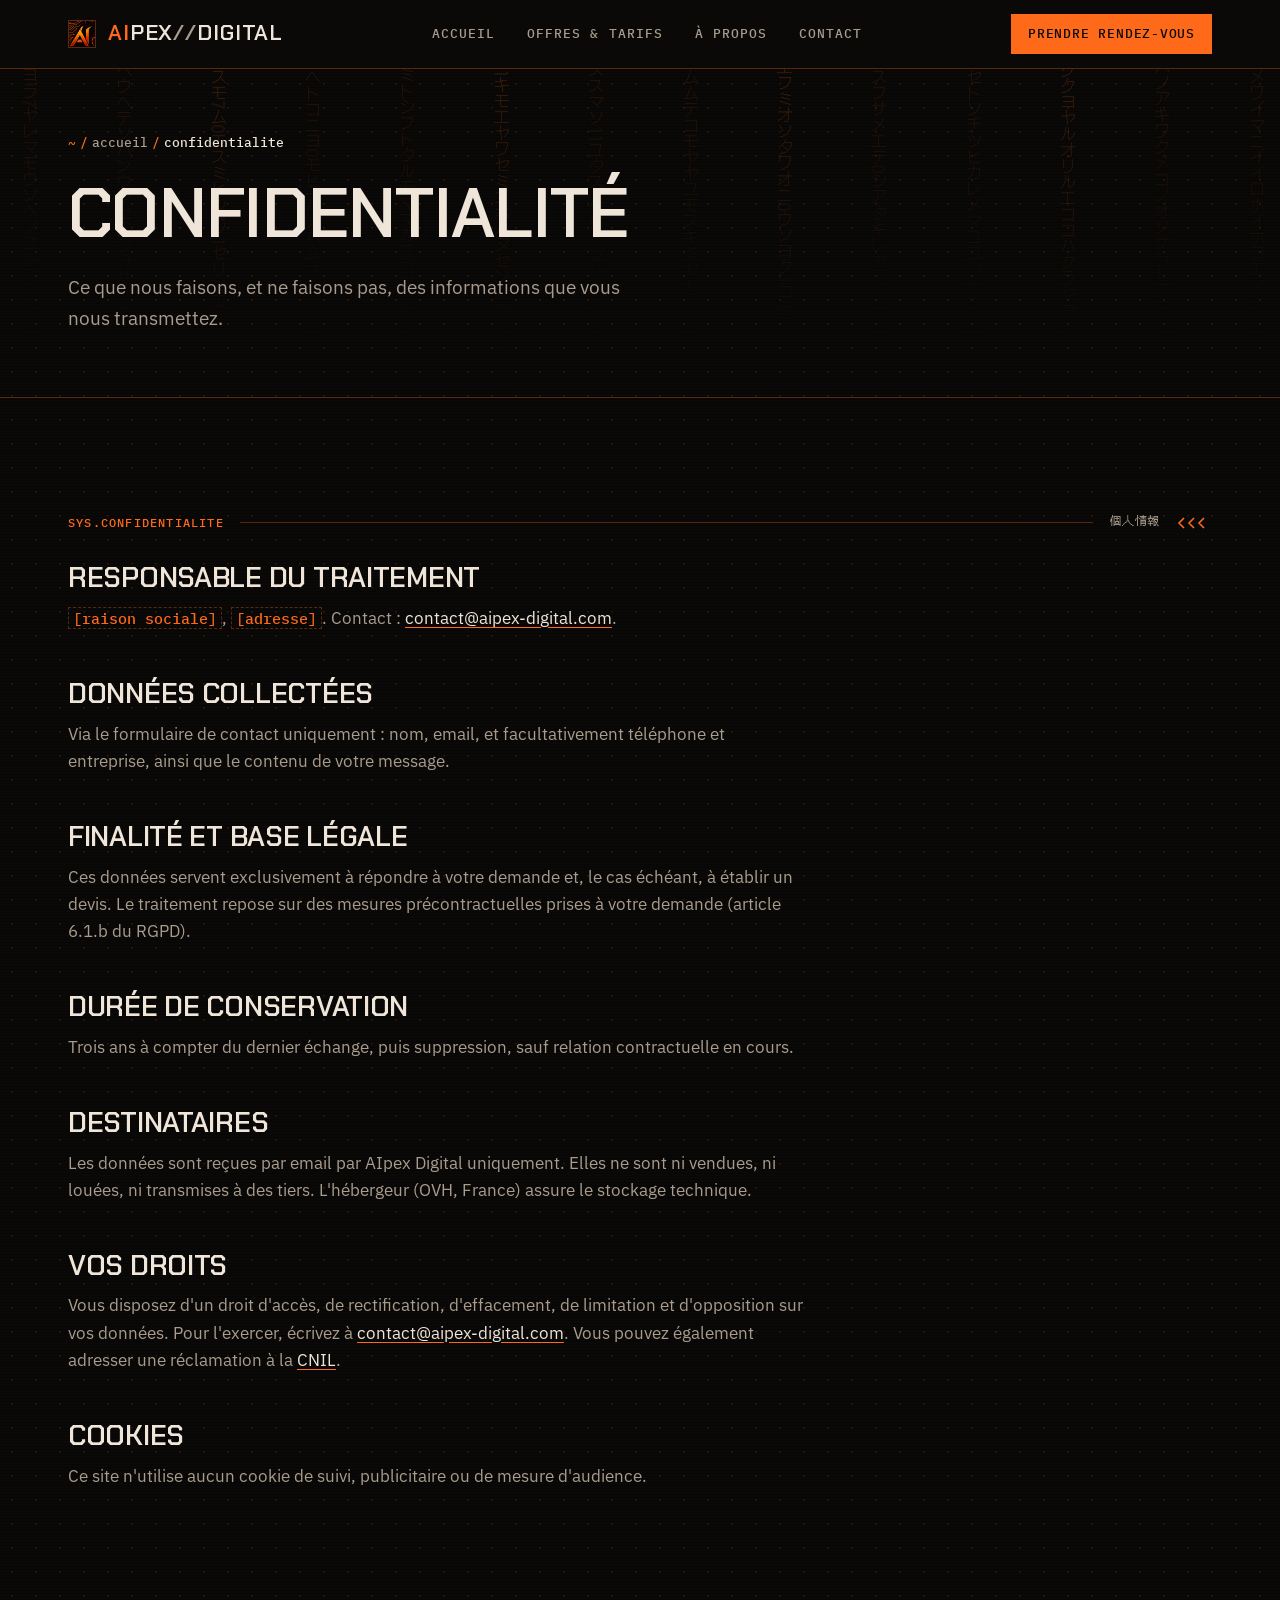
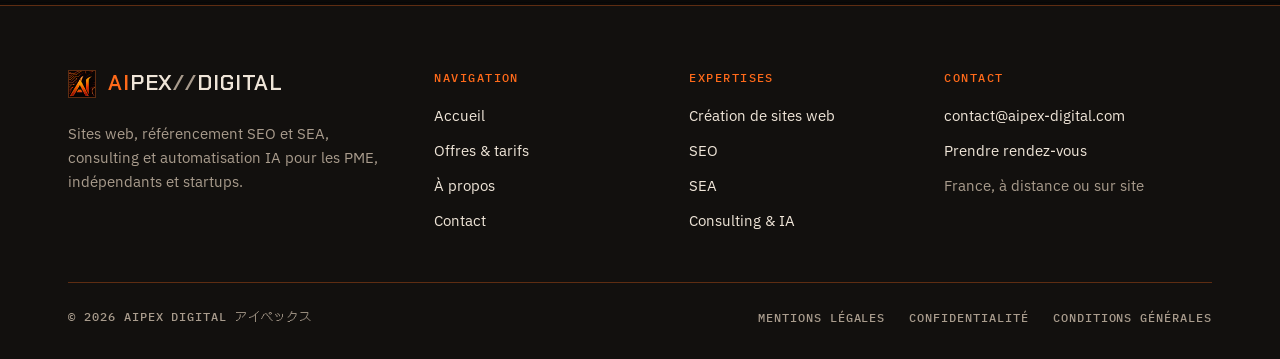
<file: confidentialite.html>
<!DOCTYPE html>
<html lang="fr">
<head>
<meta charset="UTF-8">
<meta name="viewport" content="width=device-width, initial-scale=1.0">
<title>Politique de confidentialité — AIpex Digital</title>
<meta name="description" content="Comment AIpex Digital collecte, utilise et protège les données transmises via le formulaire de contact. Vos droits RGPD.">
<link rel="canonical" href="https://www.aipex-digital.com/confidentialite.html">
<meta name="theme-color" content="#0a0908">
<meta property="og:type" content="website">
<meta property="og:locale" content="fr_FR">
<meta property="og:site_name" content="AIpex Digital">
<meta property="og:title" content="Politique de confidentialité — AIpex Digital">
<meta property="og:description" content="Comment AIpex Digital collecte, utilise et protège les données transmises via le formulaire de contact. Vos droits RGPD.">
<meta property="og:url" content="https://www.aipex-digital.com/confidentialite.html">
<meta property="og:image" content="https://www.aipex-digital.com/assets/img/og-image.jpg">
<meta property="og:image:width" content="1200">
<meta property="og:image:height" content="630">
<meta property="og:image:alt" content="AIpex Digital — sites web, SEO, SEA et automatisation IA">
<meta name="twitter:card" content="summary_large_image">
<link rel="icon" href="favicon.ico" sizes="any">
<link rel="icon" href="icons/favicon-32.png" type="image/png" sizes="32x32">
<link rel="apple-touch-icon" href="icons/apple-touch-icon.png">
<link rel="manifest" href="site.webmanifest">
<link rel="preload" href="assets/fonts/chakrapetch-600.woff2" as="font" type="font/woff2" crossorigin>
<link rel="preload" href="assets/fonts/ibmplexsans-var.woff2" as="font" type="font/woff2" crossorigin>
<link rel="stylesheet" href="css/style.css">
<script>document.documentElement.classList.add("js")</script>
</head>
<body>
<svg width="0" height="0" style="position:absolute" aria-hidden="true" focusable="false">
  <symbol id="i-arrow" viewBox="0 0 24 24"><path d="M4 12h15"/><path d="m13 6 6 6-6 6"/></symbol>
  <symbol id="i-chev" viewBox="0 0 24 24"><path d="m9 6 6 6-6 6"/></symbol>
  <symbol id="i-chevs" viewBox="0 0 36 12"><path d="M8 1 3 6l5 5M18 1l-5 5 5 5M28 1l-5 5 5 5"/></symbol>
  <symbol id="i-check" viewBox="0 0 24 24"><path d="M20 6 9 17l-5-5"/></symbol>
  <symbol id="i-plus" viewBox="0 0 24 24"><path d="M12 5v14M5 12h14"/></symbol>
  <symbol id="i-mail" viewBox="0 0 24 24"><rect x="2" y="4" width="20" height="16"/><path d="m22 6-10 7L2 6"/></symbol>
  <symbol id="i-calendar" viewBox="0 0 24 24"><rect x="3" y="4" width="18" height="18"/><path d="M16 2v4M8 2v4M3 10h18"/></symbol>
  <symbol id="i-pin" viewBox="0 0 24 24"><path d="M12 22s8-6 8-12a8 8 0 0 0-16 0c0 6 8 12 8 12Z"/><path d="M12 7v6M9 10h6"/></symbol>
  <symbol id="i-clock" viewBox="0 0 24 24"><circle cx="12" cy="12" r="10"/><path d="M12 6v6l4 2"/></symbol>
  <symbol id="i-alert" viewBox="0 0 24 24"><path d="M12 2 2 21h20L12 2Z"/><path d="M12 9v5M12 17.5v.5"/></symbol>
  <symbol id="i-cpu" viewBox="0 0 24 24"><rect x="4" y="4" width="16" height="16"/><rect x="9" y="9" width="6" height="6"/><path d="M9 1v3M15 1v3M9 20v3M15 20v3M20 9h3M20 14h3M1 9h3M1 14h3"/></symbol>
  <symbol id="i-sliders" viewBox="0 0 24 24"><path d="M21 4h-7M10 4H3M21 12h-9M8 12H3M21 20h-5M12 20H3M14 2v4M8 10v4M16 18v4"/></symbol>
  <symbol id="i-chart" viewBox="0 0 24 24"><path d="M3 3v18h18"/><path d="m7 15 4-4 3 3 6-7"/></symbol>
</svg>
<a class="skip-link" href="#main">Aller au contenu</a>
<header class="site-header">
  <div class="container">
    <a href="index.html" class="brand" aria-label="AIpex Digital, retour à l'accueil">
      <img class="brand-mark" src="icons/favicon-48.png" width="28" height="28" alt="">
      <span class="brand-word"><b>AI</b>pex<i>//</i>Digital</span>
    </a>
    <nav class="main-nav" id="main-nav" aria-label="Navigation principale">
      <a href="index.html">Accueil</a>
      <a href="offres.html">Offres &amp; tarifs</a>
      <a href="a-propos.html">À propos</a>
      <a href="contact.html">Contact</a>
      <a href="contact.html#rdv" class="btn btn-primary nav-cta">Prendre rendez-vous</a>
    </nav>
    <div class="header-actions">
      <a href="contact.html#rdv" class="btn btn-primary btn-sm">Prendre rendez-vous</a>
      <button class="nav-toggle" id="nav-toggle" aria-expanded="false" aria-controls="main-nav" aria-label="Ouvrir le menu"><span></span></button>
    </div>
  </div>
</header>
<main id="main">

  <section class="page-hero">
    <div class="glyph-rain" aria-hidden="true"><span>セキリユンメヨラ7ヤレマモウソヘノユルスクワムセホヌモ0ソテケネタミ</span><span>キケヘウヘテソハンウン1ホ3シワサソミウ1ナテキヘセケオホラオルハセ</span><span>スモ7ム0エスミヒシ7ソ1セリ70エ1ロロム1ヒセソミツ3キテヨハコ</span><span>ヘトコニヨ0モヒ1ルノハムオテンネロヨヤンルヨエンノキセナコムオメオ</span><span>オソユ7テヌ7ミトシフトタルモママカスコカムルサマメヌナタトソウセン</span><span>1キモエヤワセミニホルヌセンムク7フコワンミツヒフアリメノロヌクウツ</span><span>ニノススマソ11ユタス7ケケメツハムヌオユニノムヨルソユチシモソニニ</span><span>ムムテコモヤヤユモスキミセセアヒムリムシモウハキンスミ133ヨネ0ミ</span><span>リヒ3タヘコエフミオソタワオニ0ウソヨク1コミニレヒナムウソ3コウヒ</span><span>スフサメエテ0シアタキレカアイミルスコヨメアメヌセ0オ0ニコケトヤナ</span><span>セトソチツヒカレメマユユタツナニマンコヘツンクヘヨスメネツモシソキリ</span><span>ルアククヨヤルオリルエココハクラセカンソネウ13ム7マミト3ケイクミ</span><span>コユヨ1スヒハノアキワクメコノオソサラセアユムタ3リコネエアノツアナ</span><span>メワイマニイイロホイホヨエマホマホヤオニソタネ3キテ3タノシモチヤオ</span></div>
    <div class="container">
      <nav class="breadcrumb" aria-label="Fil d'Ariane"><ol><li><a href="index.html">accueil</a></li><li aria-current="page">confidentialite</li></ol></nav>
      <h1>Confidentialité</h1>
      <p class="lede">Ce que nous faisons, et ne faisons pas, des informations que vous nous transmettez.</p>
    </div>
  </section>

  <section class="legal">
    <div class="container">
      <div class="sys-bar" aria-hidden="true"><span class="code">SYS.confidentialite</span><span lang="ja">個人情報</span><svg class="chev" viewBox="0 0 36 12"><use href="#i-chevs"/></svg></div>
      <div class="legal-body">
        <h2>Responsable du traitement</h2>
        <p><span class="todo">[raison sociale]</span>, <span class="todo">[adresse]</span>. Contact&nbsp;: <a href="mailto:contact@aipex-digital.com">contact@aipex-digital.com</a>.</p>

        <h2>Données collectées</h2>
        <p>Via le formulaire de contact uniquement&nbsp;: nom, email, et facultativement téléphone et entreprise, ainsi que le contenu de votre message.</p>

        <h2>Finalité et base légale</h2>
        <p>Ces données servent exclusivement à répondre à votre demande et, le cas échéant, à établir un devis. Le traitement repose sur des mesures précontractuelles prises à votre demande (article 6.1.b du RGPD).</p>

        <h2>Durée de conservation</h2>
        <p>Trois ans à compter du dernier échange, puis suppression, sauf relation contractuelle en cours.</p>

        <h2>Destinataires</h2>
        <p>Les données sont reçues par email par AIpex Digital uniquement. Elles ne sont ni vendues, ni louées, ni transmises à des tiers. L'hébergeur (OVH, France) assure le stockage technique.</p>

        <h2>Vos droits</h2>
        <p>Vous disposez d'un droit d'accès, de rectification, d'effacement, de limitation et d'opposition sur vos données. Pour l'exercer, écrivez à <a href="mailto:contact@aipex-digital.com">contact@aipex-digital.com</a>. Vous pouvez également adresser une réclamation à la <a href="https://www.cnil.fr/fr/plaintes" rel="noopener">CNIL</a>.</p>

        <h2>Cookies</h2>
        <p>Ce site n'utilise aucun cookie de suivi, publicitaire ou de mesure d'audience.</p>
      </div>
    </div>
  </section>

</main>

<footer class="site-footer">
  <div class="container">
    <div class="footer-top">
      <div class="footer-brand">
        <a href="index.html" class="brand"><img class="brand-mark" src="icons/favicon-48.png" width="28" height="28" alt="" loading="lazy"><span class="brand-word"><b>AI</b>pex<i>//</i>Digital</span></a>
        <p>Sites web, référencement SEO et SEA, consulting et automatisation IA pour les PME, indépendants et startups.</p>
      </div>
      <div class="footer-col">
        <h2>Navigation</h2>
        <ul>
          <li><a href="index.html">Accueil</a></li>
          <li><a href="offres.html">Offres &amp; tarifs</a></li>
          <li><a href="a-propos.html">À propos</a></li>
          <li><a href="contact.html">Contact</a></li>
        </ul>
      </div>
      <div class="footer-col">
        <h2>Expertises</h2>
        <ul>
          <li><a href="offres.html#web">Création de sites web</a></li>
          <li><a href="offres.html#seo">SEO</a></li>
          <li><a href="offres.html#sea">SEA</a></li>
          <li><a href="offres.html#ia">Consulting &amp; IA</a></li>
        </ul>
      </div>
      <div class="footer-col">
        <h2>Contact</h2>
        <ul>
          <li><a href="mailto:contact@aipex-digital.com">contact@aipex-digital.com</a></li>
          <li><a href="contact.html#rdv">Prendre rendez-vous</a></li>
          <li><span>France, à distance ou sur site</span></li>
        </ul>
      </div>
    </div>
    <div class="footer-bottom">
      <p>© <span id="year">2026</span> AIpex Digital <span lang="ja">アイペックス</span></p>
      <nav class="footer-legal" aria-label="Informations légales">
        <a href="mentions-legales.html">Mentions légales</a>
        <a href="confidentialite.html">Confidentialité</a>
        <a href="conditions-generales.html">Conditions générales</a>
      </nav>
    </div>
  </div>
</footer>

<script src="js/main.js" defer></script>
</body>
</html>
</file>
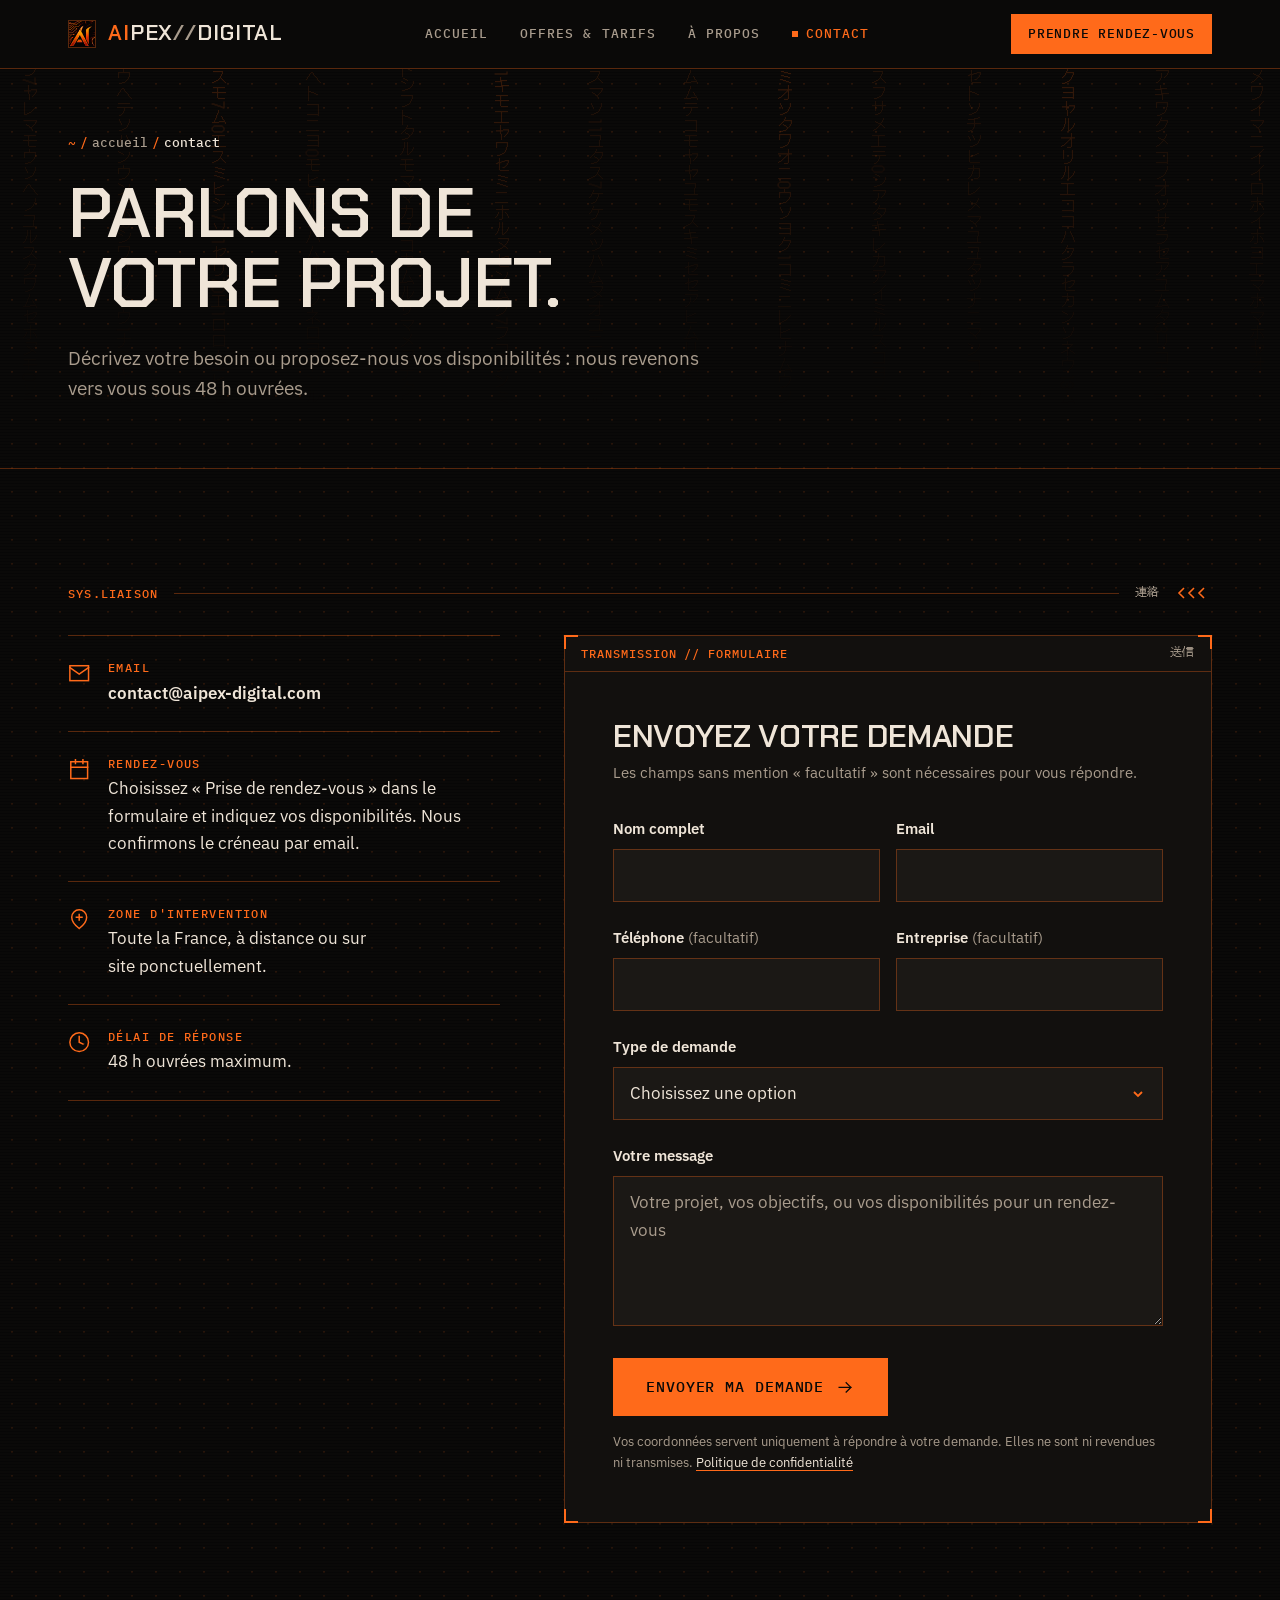
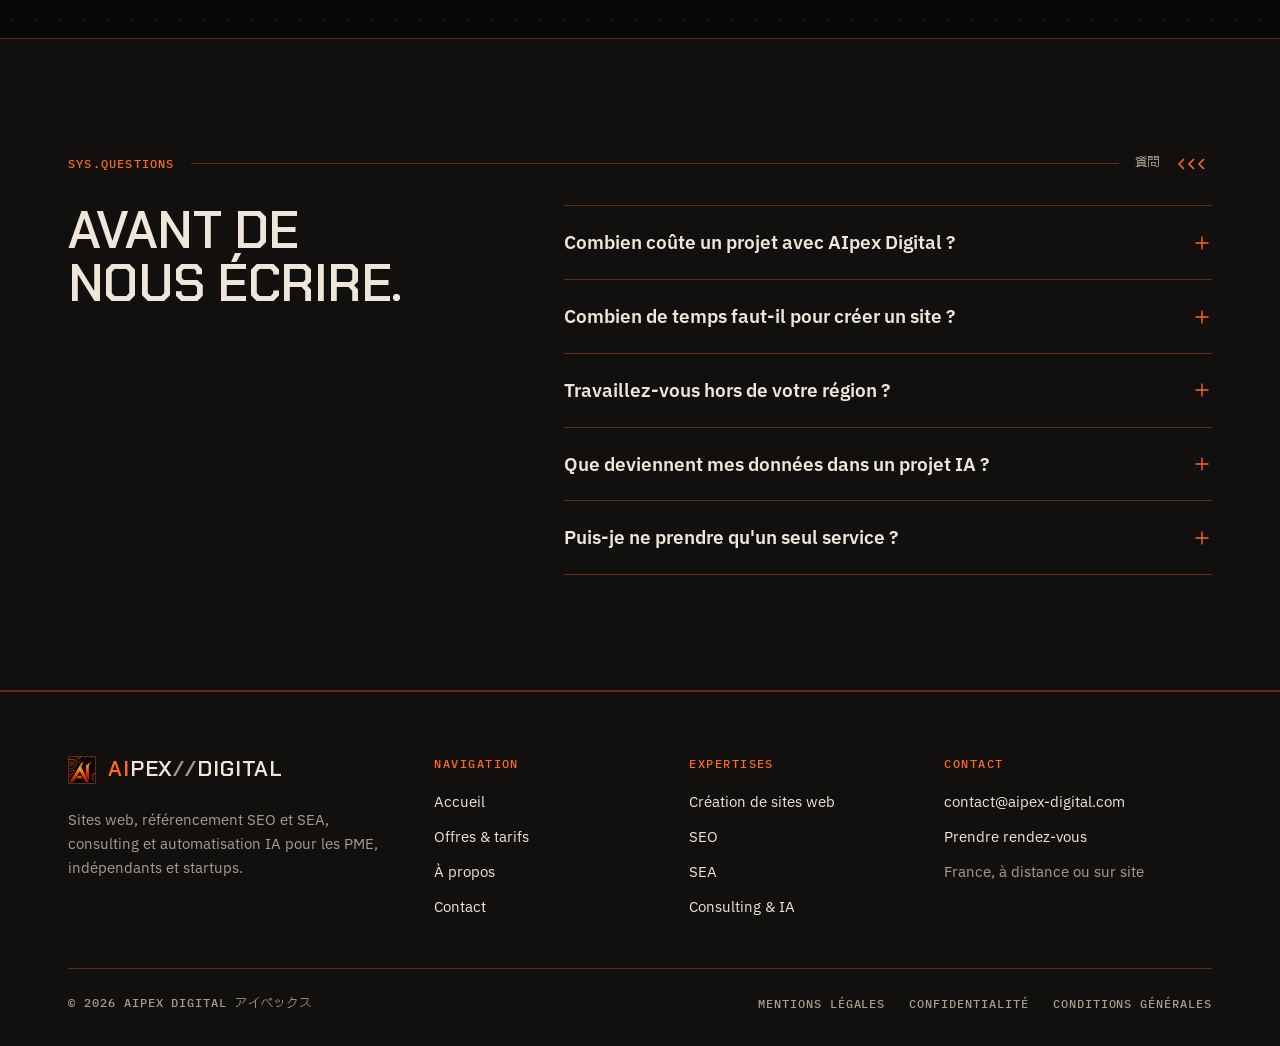
<file: contact.html>
<!DOCTYPE html>
<html lang="fr">
<head>
<meta charset="UTF-8">
<meta name="viewport" content="width=device-width, initial-scale=1.0">
<title>Contact et rendez-vous — AIpex Digital</title>
<meta name="description" content="Devis ou premier échange gratuit pour votre site web, votre SEO, vos campagnes Google Ads ou un projet IA. Réponse sous 48 h ouvrées.">
<link rel="canonical" href="https://www.aipex-digital.com/contact.html">
<meta name="theme-color" content="#0a0908">
<meta property="og:type" content="website">
<meta property="og:locale" content="fr_FR">
<meta property="og:site_name" content="AIpex Digital">
<meta property="og:title" content="Contact et rendez-vous — AIpex Digital">
<meta property="og:description" content="Devis ou premier échange gratuit pour votre site web, votre SEO, vos campagnes Google Ads ou un projet IA. Réponse sous 48 h ouvrées.">
<meta property="og:url" content="https://www.aipex-digital.com/contact.html">
<meta property="og:image" content="https://www.aipex-digital.com/assets/img/og-image.jpg">
<meta property="og:image:width" content="1200">
<meta property="og:image:height" content="630">
<meta property="og:image:alt" content="AIpex Digital — sites web, SEO, SEA et automatisation IA">
<meta name="twitter:card" content="summary_large_image">
<link rel="icon" href="favicon.ico" sizes="any">
<link rel="icon" href="icons/favicon-32.png" type="image/png" sizes="32x32">
<link rel="apple-touch-icon" href="icons/apple-touch-icon.png">
<link rel="manifest" href="site.webmanifest">
<link rel="preload" href="assets/fonts/chakrapetch-600.woff2" as="font" type="font/woff2" crossorigin>
<link rel="preload" href="assets/fonts/ibmplexsans-var.woff2" as="font" type="font/woff2" crossorigin>
<link rel="stylesheet" href="css/style.css">
<script>document.documentElement.classList.add("js")</script>
</head>
<body>
<svg width="0" height="0" style="position:absolute" aria-hidden="true" focusable="false">
  <symbol id="i-arrow" viewBox="0 0 24 24"><path d="M4 12h15"/><path d="m13 6 6 6-6 6"/></symbol>
  <symbol id="i-chev" viewBox="0 0 24 24"><path d="m9 6 6 6-6 6"/></symbol>
  <symbol id="i-chevs" viewBox="0 0 36 12"><path d="M8 1 3 6l5 5M18 1l-5 5 5 5M28 1l-5 5 5 5"/></symbol>
  <symbol id="i-check" viewBox="0 0 24 24"><path d="M20 6 9 17l-5-5"/></symbol>
  <symbol id="i-plus" viewBox="0 0 24 24"><path d="M12 5v14M5 12h14"/></symbol>
  <symbol id="i-mail" viewBox="0 0 24 24"><rect x="2" y="4" width="20" height="16"/><path d="m22 6-10 7L2 6"/></symbol>
  <symbol id="i-calendar" viewBox="0 0 24 24"><rect x="3" y="4" width="18" height="18"/><path d="M16 2v4M8 2v4M3 10h18"/></symbol>
  <symbol id="i-pin" viewBox="0 0 24 24"><path d="M12 22s8-6 8-12a8 8 0 0 0-16 0c0 6 8 12 8 12Z"/><path d="M12 7v6M9 10h6"/></symbol>
  <symbol id="i-clock" viewBox="0 0 24 24"><circle cx="12" cy="12" r="10"/><path d="M12 6v6l4 2"/></symbol>
  <symbol id="i-alert" viewBox="0 0 24 24"><path d="M12 2 2 21h20L12 2Z"/><path d="M12 9v5M12 17.5v.5"/></symbol>
  <symbol id="i-cpu" viewBox="0 0 24 24"><rect x="4" y="4" width="16" height="16"/><rect x="9" y="9" width="6" height="6"/><path d="M9 1v3M15 1v3M9 20v3M15 20v3M20 9h3M20 14h3M1 9h3M1 14h3"/></symbol>
  <symbol id="i-sliders" viewBox="0 0 24 24"><path d="M21 4h-7M10 4H3M21 12h-9M8 12H3M21 20h-5M12 20H3M14 2v4M8 10v4M16 18v4"/></symbol>
  <symbol id="i-chart" viewBox="0 0 24 24"><path d="M3 3v18h18"/><path d="m7 15 4-4 3 3 6-7"/></symbol>
</svg>
<a class="skip-link" href="#main">Aller au contenu</a>
<header class="site-header">
  <div class="container">
    <a href="index.html" class="brand" aria-label="AIpex Digital, retour à l'accueil">
      <img class="brand-mark" src="icons/favicon-48.png" width="28" height="28" alt="">
      <span class="brand-word"><b>AI</b>pex<i>//</i>Digital</span>
    </a>
    <nav class="main-nav" id="main-nav" aria-label="Navigation principale">
      <a href="index.html">Accueil</a>
      <a href="offres.html">Offres &amp; tarifs</a>
      <a href="a-propos.html">À propos</a>
      <a href="contact.html" aria-current="page">Contact</a>
      <a href="contact.html#rdv" class="btn btn-primary nav-cta">Prendre rendez-vous</a>
    </nav>
    <div class="header-actions">
      <a href="contact.html#rdv" class="btn btn-primary btn-sm">Prendre rendez-vous</a>
      <button class="nav-toggle" id="nav-toggle" aria-expanded="false" aria-controls="main-nav" aria-label="Ouvrir le menu"><span></span></button>
    </div>
  </div>
</header>
<main id="main">

  <section class="page-hero">
    <div class="glyph-rain" aria-hidden="true"><span>セキリユンメヨラ7ヤレマモウソヘノユルスクワムセホヌモ0ソテケネタミ</span><span>キケヘウヘテソハンウン1ホ3シワサソミウ1ナテキヘセケオホラオルハセ</span><span>スモ7ム0エスミヒシ7ソ1セリ70エ1ロロム1ヒセソミツ3キテヨハコ</span><span>ヘトコニヨ0モヒ1ルノハムオテンネロヨヤンルヨエンノキセナコムオメオ</span><span>オソユ7テヌ7ミトシフトタルモママカスコカムルサマメヌナタトソウセン</span><span>1キモエヤワセミニホルヌセンムク7フコワンミツヒフアリメノロヌクウツ</span><span>ニノススマソ11ユタス7ケケメツハムヌオユニノムヨルソユチシモソニニ</span><span>ムムテコモヤヤユモスキミセセアヒムリムシモウハキンスミ133ヨネ0ミ</span><span>リヒ3タヘコエフミオソタワオニ0ウソヨク1コミニレヒナムウソ3コウヒ</span><span>スフサメエテ0シアタキレカアイミルスコヨメアメヌセ0オ0ニコケトヤナ</span><span>セトソチツヒカレメマユユタツナニマンコヘツンクヘヨスメネツモシソキリ</span><span>ルアククヨヤルオリルエココハクラセカンソネウ13ム7マミト3ケイクミ</span><span>コユヨ1スヒハノアキワクメコノオソサラセアユムタ3リコネエアノツアナ</span><span>メワイマニイイロホイホヨエマホマホヤオニソタネ3キテ3タノシモチヤオ</span></div>
    <div class="container">
      <nav class="breadcrumb" aria-label="Fil d'Ariane"><ol><li><a href="index.html">accueil</a></li><li aria-current="page">contact</li></ol></nav>
      <h1>Parlons de votre projet.</h1>
      <p class="lede">Décrivez votre besoin ou proposez-nous vos disponibilités&nbsp;: nous revenons vers vous sous 48&nbsp;h ouvrées.</p>
    </div>
  </section>

  <section class="contact" id="rdv">
    <div class="container">
      <div class="sys-bar" aria-hidden="true"><span class="code">SYS.liaison</span><span lang="ja">連絡</span><svg class="chev" viewBox="0 0 36 12"><use href="#i-chevs"/></svg></div>
      <div class="contact-grid">
        <div data-reveal>
        <h2 class="sr-only">Coordonnées</h2>
        <ul class="contact-info">
          <li><svg class="icon" aria-hidden="true"><use href="#i-mail"/></svg><div><h3>Email</h3><a href="mailto:contact@aipex-digital.com">contact@aipex-digital.com</a></div></li>
          <li><svg class="icon" aria-hidden="true"><use href="#i-calendar"/></svg><div><h3>Rendez-vous</h3><p>Choisissez « Prise de rendez-vous&nbsp;» dans le formulaire et indiquez vos disponibilités. Nous confirmons le créneau par email.</p></div></li>
          <li><svg class="icon" aria-hidden="true"><use href="#i-pin"/></svg><div><h3>Zone d'intervention</h3><p>Toute la France, à distance ou sur site ponctuellement.</p></div></li>
          <li><svg class="icon" aria-hidden="true"><use href="#i-clock"/></svg><div><h3>Délai de réponse</h3><p>48&nbsp;h ouvrées maximum.</p></div></li>
        </ul>
        </div>

        <form class="hud contact-form" id="contact-form" method="POST" action="contact.php" novalidate data-reveal>
          <div class="hud-bar" aria-hidden="true"><span>Transmission // formulaire</span><span lang="ja">送信</span></div>
          <div class="form-body">
          <h2>Envoyez votre demande</h2>
          <p class="form-intro">Les champs sans mention « facultatif&nbsp;» sont nécessaires pour vous répondre.</p>
          <div class="form-grid">
            <div class="field">
              <label for="name">Nom complet</label>
              <input type="text" id="name" name="name" autocomplete="name" maxlength="200" required aria-describedby="name-error">
              <p class="field-error" id="name-error"><svg class="icon" aria-hidden="true"><use href="#i-alert"/></svg><span></span></p>
            </div>
            <div class="field">
              <label for="email">Email</label>
              <input type="email" id="email" name="email" autocomplete="email" inputmode="email" maxlength="254" required aria-describedby="email-error">
              <p class="field-error" id="email-error"><svg class="icon" aria-hidden="true"><use href="#i-alert"/></svg><span></span></p>
            </div>
            <div class="field">
              <label for="phone">Téléphone <span class="opt">(facultatif)</span></label>
              <input type="tel" id="phone" name="phone" autocomplete="tel" maxlength="40">
            </div>
            <div class="field">
              <label for="company">Entreprise <span class="opt">(facultatif)</span></label>
              <input type="text" id="company" name="company" autocomplete="organization" maxlength="200">
            </div>
            <div class="field full">
              <label for="subject">Type de demande</label>
              <select id="subject" name="subject" required aria-describedby="subject-error">
                <option value="" selected>Choisissez une option</option>
                <option value="Prise de rendez-vous">Prise de rendez-vous</option>
                <option value="Création de site web">Création de site web</option>
                <option value="SEO">SEO — référencement naturel</option>
                <option value="SEA">SEA — publicité en ligne</option>
                <option value="Consulting &amp; IA">Consulting &amp; automatisation IA</option>
                <option value="Autre">Autre demande</option>
              </select>
              <p class="field-error" id="subject-error"><svg class="icon" aria-hidden="true"><use href="#i-alert"/></svg><span></span></p>
            </div>
            <div class="field full">
              <label for="message">Votre message</label>
              <textarea id="message" name="message" required minlength="10" maxlength="5000" aria-describedby="message-error" placeholder="Votre projet, vos objectifs, ou vos disponibilités pour un rendez-vous"></textarea>
              <p class="field-error" id="message-error"><svg class="icon" aria-hidden="true"><use href="#i-alert"/></svg><span></span></p>
            </div>
            <div class="field-hp" aria-hidden="true">
              <label for="website">Ne pas remplir</label>
              <input type="text" id="website" name="website" tabindex="-1" autocomplete="off">
            </div>
            <input type="hidden" name="ts" id="form-ts" value="">
          </div>
          <button type="submit" class="btn btn-primary btn-lg">Envoyer ma demande <svg class="icon icon-arrow" aria-hidden="true"><use href="#i-arrow"/></svg></button>
          <p class="form-note">Vos coordonnées servent uniquement à répondre à votre demande. Elles ne sont ni revendues ni transmises. <a href="confidentialite.html">Politique de confidentialité</a></p>
          <div class="form-status" id="form-status" role="status" aria-live="polite"></div>
          </div>
        </form>
      </div>
    </div>
  </section>

  <section class="faq surface-raised">
    <div class="container">
      <div class="sys-bar" aria-hidden="true"><span class="code">SYS.questions</span><span lang="ja">質問</span><svg class="chev" viewBox="0 0 36 12"><use href="#i-chevs"/></svg></div>
      <div class="faq-layout">
        <div class="section-head" data-reveal>
          <h2>Avant de nous écrire.</h2>
        </div>
        <div class="faq-list" data-reveal>
          <div class="faq-item">
            <h3><button class="faq-question" type="button" aria-expanded="false" aria-controls="faq-1">Combien coûte un projet avec AIpex Digital&nbsp;?<svg class="icon" aria-hidden="true"><use href="#i-plus"/></svg></button></h3>
            <div class="faq-answer" id="faq-1"><div><p>Nos formules mensuelles démarrent à 149&nbsp;€ HT par mois (voir <a href="offres.html#tarifs">offres et tarifs</a>). Pour un projet spécifique, e-commerce, automatisation IA ou développement sur-mesure, nous établissons un devis après un premier échange gratuit.</p></div></div>
          </div>
          <div class="faq-item">
            <h3><button class="faq-question" type="button" aria-expanded="false" aria-controls="faq-2">Combien de temps faut-il pour créer un site&nbsp;?<svg class="icon" aria-hidden="true"><use href="#i-plus"/></svg></button></h3>
            <div class="faq-answer" id="faq-2"><div><p>Un site vitrine est généralement livré en quelques semaines. Un e-commerce ou une application sur-mesure demande davantage. Vous recevez un planning précis dès la validation du devis.</p></div></div>
          </div>
          <div class="faq-item">
            <h3><button class="faq-question" type="button" aria-expanded="false" aria-controls="faq-3">Travaillez-vous hors de votre région&nbsp;?<svg class="icon" aria-hidden="true"><use href="#i-plus"/></svg></button></h3>
            <div class="faq-answer" id="faq-3"><div><p>Oui. Toutes nos prestations peuvent être menées à distance, avec des points d'étape réguliers en visioconférence.</p></div></div>
          </div>
          <div class="faq-item">
            <h3><button class="faq-question" type="button" aria-expanded="false" aria-controls="faq-4">Que deviennent mes données dans un projet IA&nbsp;?<svg class="icon" aria-hidden="true"><use href="#i-plus"/></svg></button></h3>
            <div class="faq-answer" id="faq-4"><div><p>Nous privilégions des outils respectueux de la confidentialité et vous indiquons précisément lesquels avant toute mise en place. Aucune donnée n'est utilisée sans votre accord explicite.</p></div></div>
          </div>
          <div class="faq-item">
            <h3><button class="faq-question" type="button" aria-expanded="false" aria-controls="faq-5">Puis-je ne prendre qu'un seul service&nbsp;?<svg class="icon" aria-hidden="true"><use href="#i-plus"/></svg></button></h3>
            <div class="faq-answer" id="faq-5"><div><p>Oui, chaque expertise est indépendante. Beaucoup de clients commencent par le SEO ou la publicité, puis élargissent selon leurs besoins.</p></div></div>
          </div>
        </div>
      </div>
    </div>
  </section>

</main>

<footer class="site-footer">
  <div class="container">
    <div class="footer-top">
      <div class="footer-brand">
        <a href="index.html" class="brand"><img class="brand-mark" src="icons/favicon-48.png" width="28" height="28" alt="" loading="lazy"><span class="brand-word"><b>AI</b>pex<i>//</i>Digital</span></a>
        <p>Sites web, référencement SEO et SEA, consulting et automatisation IA pour les PME, indépendants et startups.</p>
      </div>
      <div class="footer-col">
        <h2>Navigation</h2>
        <ul>
          <li><a href="index.html">Accueil</a></li>
          <li><a href="offres.html">Offres &amp; tarifs</a></li>
          <li><a href="a-propos.html">À propos</a></li>
          <li><a href="contact.html">Contact</a></li>
        </ul>
      </div>
      <div class="footer-col">
        <h2>Expertises</h2>
        <ul>
          <li><a href="offres.html#web">Création de sites web</a></li>
          <li><a href="offres.html#seo">SEO</a></li>
          <li><a href="offres.html#sea">SEA</a></li>
          <li><a href="offres.html#ia">Consulting &amp; IA</a></li>
        </ul>
      </div>
      <div class="footer-col">
        <h2>Contact</h2>
        <ul>
          <li><a href="mailto:contact@aipex-digital.com">contact@aipex-digital.com</a></li>
          <li><a href="contact.html#rdv">Prendre rendez-vous</a></li>
          <li><span>France, à distance ou sur site</span></li>
        </ul>
      </div>
    </div>
    <div class="footer-bottom">
      <p>© <span id="year">2026</span> AIpex Digital <span lang="ja">アイペックス</span></p>
      <nav class="footer-legal" aria-label="Informations légales">
        <a href="mentions-legales.html">Mentions légales</a>
        <a href="confidentialite.html">Confidentialité</a>
        <a href="conditions-generales.html">Conditions générales</a>
      </nav>
    </div>
  </div>
</footer>

<script src="js/main.js" defer></script>
</body>
</html>
</file>
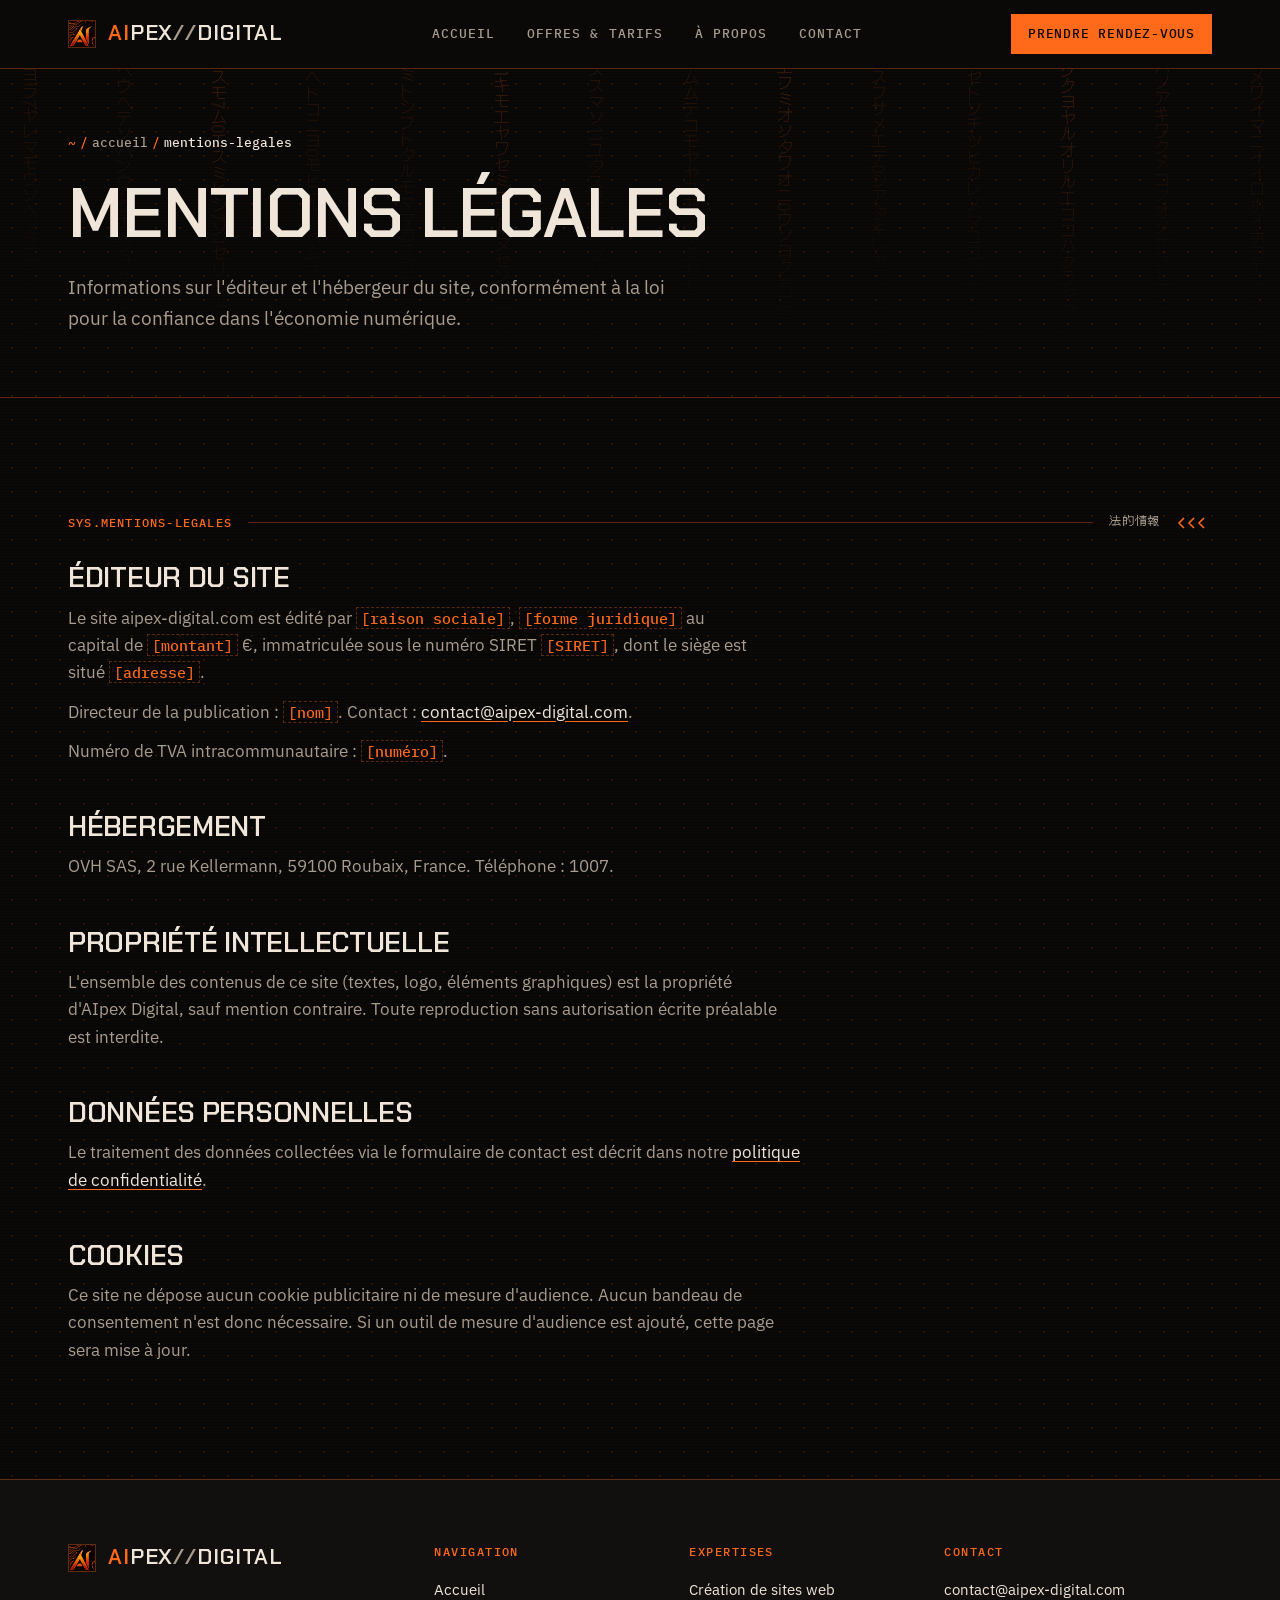
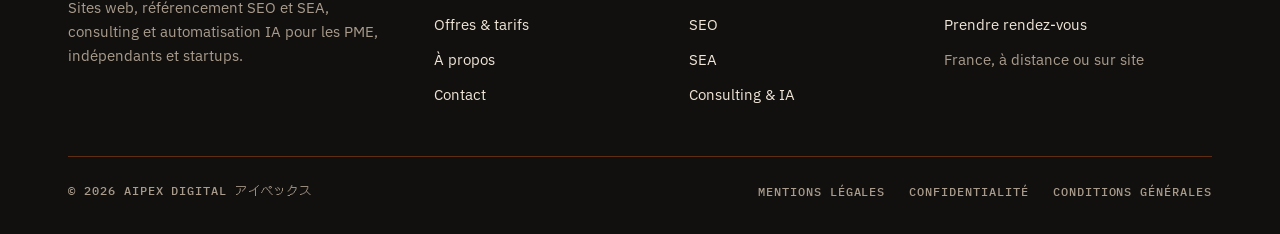
<file: mentions-legales.html>
<!DOCTYPE html>
<html lang="fr">
<head>
<meta charset="UTF-8">
<meta name="viewport" content="width=device-width, initial-scale=1.0">
<title>Mentions légales — AIpex Digital</title>
<meta name="description" content="Mentions légales du site AIpex Digital : éditeur, hébergeur, propriété intellectuelle et cookies.">
<link rel="canonical" href="https://www.aipex-digital.com/mentions-legales.html">
<meta name="theme-color" content="#0a0908">
<meta property="og:type" content="website">
<meta property="og:locale" content="fr_FR">
<meta property="og:site_name" content="AIpex Digital">
<meta property="og:title" content="Mentions légales — AIpex Digital">
<meta property="og:description" content="Mentions légales du site AIpex Digital : éditeur, hébergeur, propriété intellectuelle et cookies.">
<meta property="og:url" content="https://www.aipex-digital.com/mentions-legales.html">
<meta property="og:image" content="https://www.aipex-digital.com/assets/img/og-image.jpg">
<meta property="og:image:width" content="1200">
<meta property="og:image:height" content="630">
<meta property="og:image:alt" content="AIpex Digital — sites web, SEO, SEA et automatisation IA">
<meta name="twitter:card" content="summary_large_image">
<link rel="icon" href="favicon.ico" sizes="any">
<link rel="icon" href="icons/favicon-32.png" type="image/png" sizes="32x32">
<link rel="apple-touch-icon" href="icons/apple-touch-icon.png">
<link rel="manifest" href="site.webmanifest">
<link rel="preload" href="assets/fonts/chakrapetch-600.woff2" as="font" type="font/woff2" crossorigin>
<link rel="preload" href="assets/fonts/ibmplexsans-var.woff2" as="font" type="font/woff2" crossorigin>
<link rel="stylesheet" href="css/style.css">
<script>document.documentElement.classList.add("js")</script>
</head>
<body>
<svg width="0" height="0" style="position:absolute" aria-hidden="true" focusable="false">
  <symbol id="i-arrow" viewBox="0 0 24 24"><path d="M4 12h15"/><path d="m13 6 6 6-6 6"/></symbol>
  <symbol id="i-chev" viewBox="0 0 24 24"><path d="m9 6 6 6-6 6"/></symbol>
  <symbol id="i-chevs" viewBox="0 0 36 12"><path d="M8 1 3 6l5 5M18 1l-5 5 5 5M28 1l-5 5 5 5"/></symbol>
  <symbol id="i-check" viewBox="0 0 24 24"><path d="M20 6 9 17l-5-5"/></symbol>
  <symbol id="i-plus" viewBox="0 0 24 24"><path d="M12 5v14M5 12h14"/></symbol>
  <symbol id="i-mail" viewBox="0 0 24 24"><rect x="2" y="4" width="20" height="16"/><path d="m22 6-10 7L2 6"/></symbol>
  <symbol id="i-calendar" viewBox="0 0 24 24"><rect x="3" y="4" width="18" height="18"/><path d="M16 2v4M8 2v4M3 10h18"/></symbol>
  <symbol id="i-pin" viewBox="0 0 24 24"><path d="M12 22s8-6 8-12a8 8 0 0 0-16 0c0 6 8 12 8 12Z"/><path d="M12 7v6M9 10h6"/></symbol>
  <symbol id="i-clock" viewBox="0 0 24 24"><circle cx="12" cy="12" r="10"/><path d="M12 6v6l4 2"/></symbol>
  <symbol id="i-alert" viewBox="0 0 24 24"><path d="M12 2 2 21h20L12 2Z"/><path d="M12 9v5M12 17.5v.5"/></symbol>
  <symbol id="i-cpu" viewBox="0 0 24 24"><rect x="4" y="4" width="16" height="16"/><rect x="9" y="9" width="6" height="6"/><path d="M9 1v3M15 1v3M9 20v3M15 20v3M20 9h3M20 14h3M1 9h3M1 14h3"/></symbol>
  <symbol id="i-sliders" viewBox="0 0 24 24"><path d="M21 4h-7M10 4H3M21 12h-9M8 12H3M21 20h-5M12 20H3M14 2v4M8 10v4M16 18v4"/></symbol>
  <symbol id="i-chart" viewBox="0 0 24 24"><path d="M3 3v18h18"/><path d="m7 15 4-4 3 3 6-7"/></symbol>
</svg>
<a class="skip-link" href="#main">Aller au contenu</a>
<header class="site-header">
  <div class="container">
    <a href="index.html" class="brand" aria-label="AIpex Digital, retour à l'accueil">
      <img class="brand-mark" src="icons/favicon-48.png" width="28" height="28" alt="">
      <span class="brand-word"><b>AI</b>pex<i>//</i>Digital</span>
    </a>
    <nav class="main-nav" id="main-nav" aria-label="Navigation principale">
      <a href="index.html">Accueil</a>
      <a href="offres.html">Offres &amp; tarifs</a>
      <a href="a-propos.html">À propos</a>
      <a href="contact.html">Contact</a>
      <a href="contact.html#rdv" class="btn btn-primary nav-cta">Prendre rendez-vous</a>
    </nav>
    <div class="header-actions">
      <a href="contact.html#rdv" class="btn btn-primary btn-sm">Prendre rendez-vous</a>
      <button class="nav-toggle" id="nav-toggle" aria-expanded="false" aria-controls="main-nav" aria-label="Ouvrir le menu"><span></span></button>
    </div>
  </div>
</header>
<main id="main">

  <section class="page-hero">
    <div class="glyph-rain" aria-hidden="true"><span>セキリユンメヨラ7ヤレマモウソヘノユルスクワムセホヌモ0ソテケネタミ</span><span>キケヘウヘテソハンウン1ホ3シワサソミウ1ナテキヘセケオホラオルハセ</span><span>スモ7ム0エスミヒシ7ソ1セリ70エ1ロロム1ヒセソミツ3キテヨハコ</span><span>ヘトコニヨ0モヒ1ルノハムオテンネロヨヤンルヨエンノキセナコムオメオ</span><span>オソユ7テヌ7ミトシフトタルモママカスコカムルサマメヌナタトソウセン</span><span>1キモエヤワセミニホルヌセンムク7フコワンミツヒフアリメノロヌクウツ</span><span>ニノススマソ11ユタス7ケケメツハムヌオユニノムヨルソユチシモソニニ</span><span>ムムテコモヤヤユモスキミセセアヒムリムシモウハキンスミ133ヨネ0ミ</span><span>リヒ3タヘコエフミオソタワオニ0ウソヨク1コミニレヒナムウソ3コウヒ</span><span>スフサメエテ0シアタキレカアイミルスコヨメアメヌセ0オ0ニコケトヤナ</span><span>セトソチツヒカレメマユユタツナニマンコヘツンクヘヨスメネツモシソキリ</span><span>ルアククヨヤルオリルエココハクラセカンソネウ13ム7マミト3ケイクミ</span><span>コユヨ1スヒハノアキワクメコノオソサラセアユムタ3リコネエアノツアナ</span><span>メワイマニイイロホイホヨエマホマホヤオニソタネ3キテ3タノシモチヤオ</span></div>
    <div class="container">
      <nav class="breadcrumb" aria-label="Fil d'Ariane"><ol><li><a href="index.html">accueil</a></li><li aria-current="page">mentions-legales</li></ol></nav>
      <h1>Mentions légales</h1>
      <p class="lede">Informations sur l'éditeur et l'hébergeur du site, conformément à la loi pour la confiance dans l'économie numérique.</p>
    </div>
  </section>

  <section class="legal">
    <div class="container">
      <div class="sys-bar" aria-hidden="true"><span class="code">SYS.mentions-legales</span><span lang="ja">法的情報</span><svg class="chev" viewBox="0 0 36 12"><use href="#i-chevs"/></svg></div>
      <div class="legal-body">
        <h2>Éditeur du site</h2>
        <p>Le site aipex-digital.com est édité par <span class="todo">[raison sociale]</span>, <span class="todo">[forme juridique]</span> au capital de <span class="todo">[montant]</span>&nbsp;€, immatriculée sous le numéro SIRET <span class="todo">[SIRET]</span>, dont le siège est situé <span class="todo">[adresse]</span>.</p>
        <p>Directeur de la publication&nbsp;: <span class="todo">[nom]</span>. Contact&nbsp;: <a href="mailto:contact@aipex-digital.com">contact@aipex-digital.com</a>.</p>
        <p>Numéro de TVA intracommunautaire&nbsp;: <span class="todo">[numéro]</span>.</p>

        <h2>Hébergement</h2>
        <p>OVH SAS, 2 rue Kellermann, 59100 Roubaix, France. Téléphone&nbsp;: 1007.</p>

        <h2>Propriété intellectuelle</h2>
        <p>L'ensemble des contenus de ce site (textes, logo, éléments graphiques) est la propriété d'AIpex Digital, sauf mention contraire. Toute reproduction sans autorisation écrite préalable est interdite.</p>

        <h2>Données personnelles</h2>
        <p>Le traitement des données collectées via le formulaire de contact est décrit dans notre <a href="confidentialite.html">politique de confidentialité</a>.</p>

        <h2>Cookies</h2>
        <p>Ce site ne dépose aucun cookie publicitaire ni de mesure d'audience. Aucun bandeau de consentement n'est donc nécessaire. Si un outil de mesure d'audience est ajouté, cette page sera mise à jour.</p>
      </div>
    </div>
  </section>

</main>

<footer class="site-footer">
  <div class="container">
    <div class="footer-top">
      <div class="footer-brand">
        <a href="index.html" class="brand"><img class="brand-mark" src="icons/favicon-48.png" width="28" height="28" alt="" loading="lazy"><span class="brand-word"><b>AI</b>pex<i>//</i>Digital</span></a>
        <p>Sites web, référencement SEO et SEA, consulting et automatisation IA pour les PME, indépendants et startups.</p>
      </div>
      <div class="footer-col">
        <h2>Navigation</h2>
        <ul>
          <li><a href="index.html">Accueil</a></li>
          <li><a href="offres.html">Offres &amp; tarifs</a></li>
          <li><a href="a-propos.html">À propos</a></li>
          <li><a href="contact.html">Contact</a></li>
        </ul>
      </div>
      <div class="footer-col">
        <h2>Expertises</h2>
        <ul>
          <li><a href="offres.html#web">Création de sites web</a></li>
          <li><a href="offres.html#seo">SEO</a></li>
          <li><a href="offres.html#sea">SEA</a></li>
          <li><a href="offres.html#ia">Consulting &amp; IA</a></li>
        </ul>
      </div>
      <div class="footer-col">
        <h2>Contact</h2>
        <ul>
          <li><a href="mailto:contact@aipex-digital.com">contact@aipex-digital.com</a></li>
          <li><a href="contact.html#rdv">Prendre rendez-vous</a></li>
          <li><span>France, à distance ou sur site</span></li>
        </ul>
      </div>
    </div>
    <div class="footer-bottom">
      <p>© <span id="year">2026</span> AIpex Digital <span lang="ja">アイペックス</span></p>
      <nav class="footer-legal" aria-label="Informations légales">
        <a href="mentions-legales.html">Mentions légales</a>
        <a href="confidentialite.html">Confidentialité</a>
        <a href="conditions-generales.html">Conditions générales</a>
      </nav>
    </div>
  </div>
</footer>

<script src="js/main.js" defer></script>
</body>
</html>
</file>
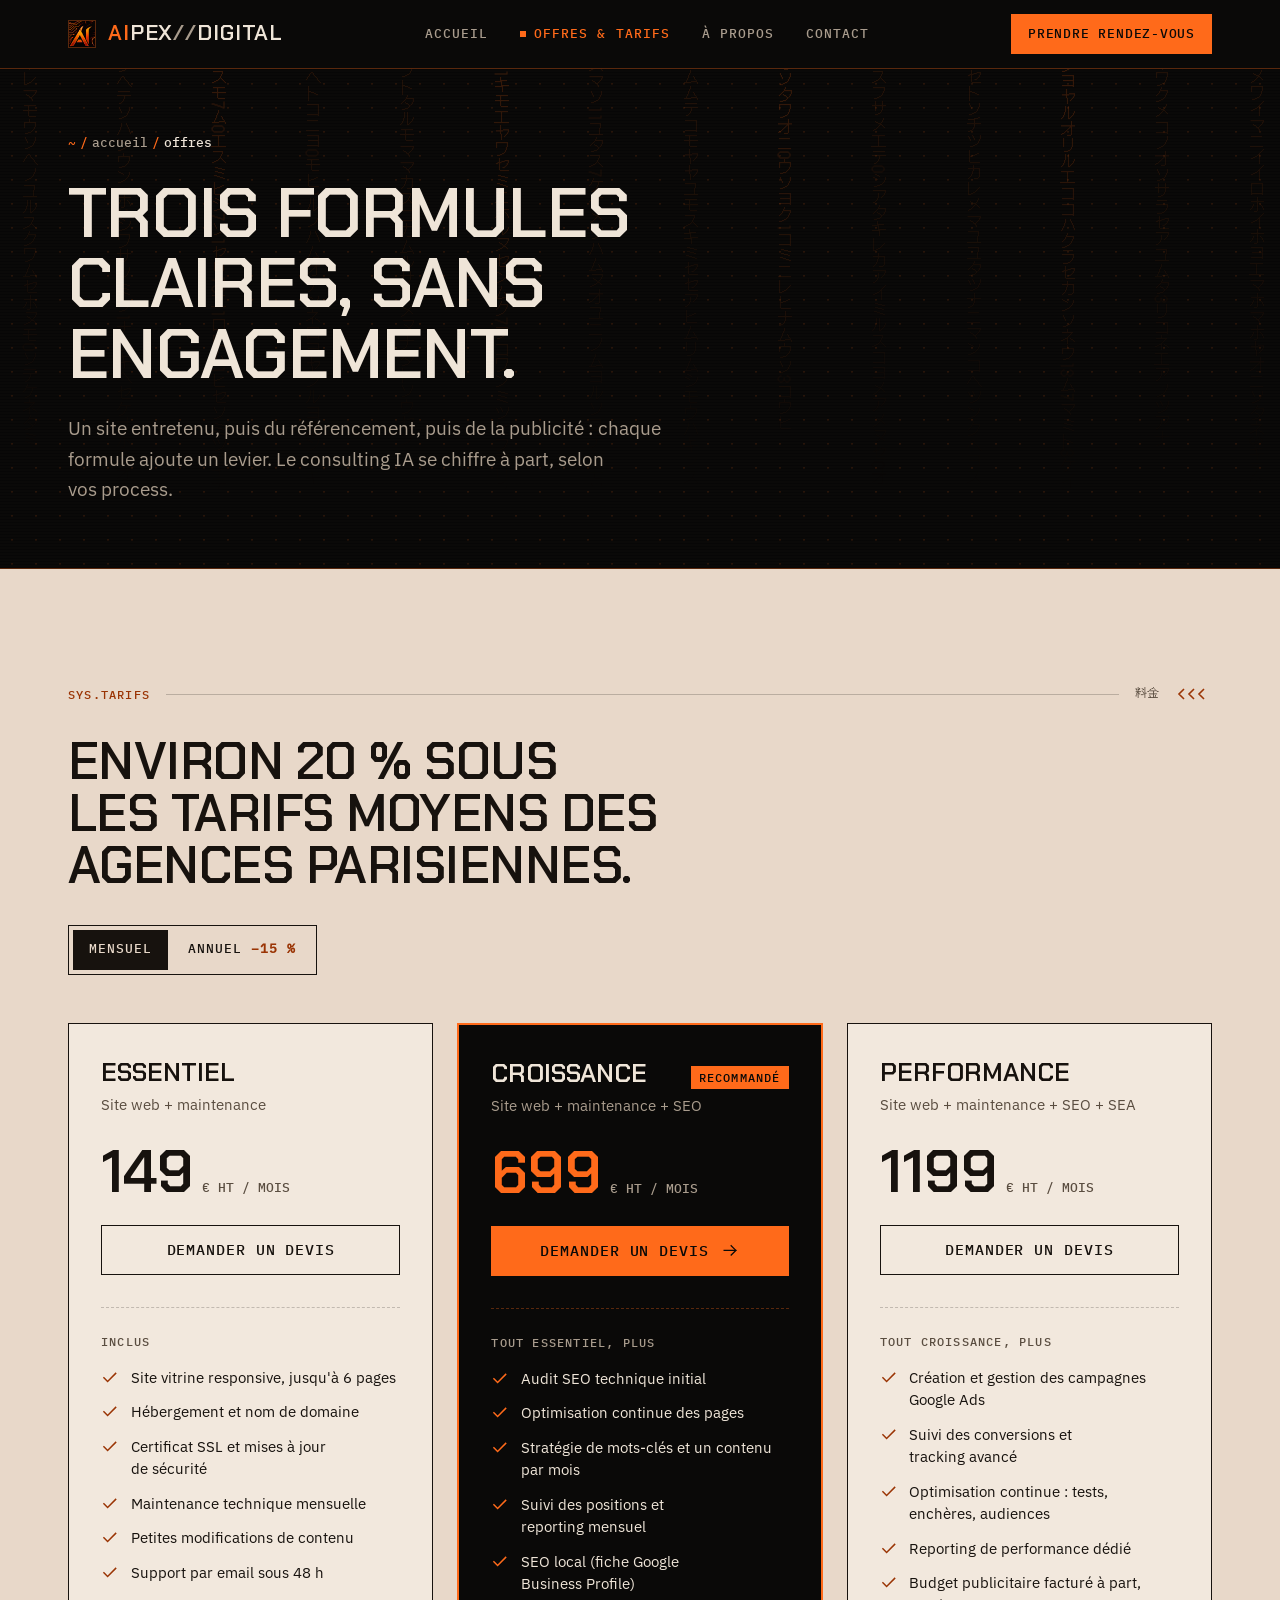
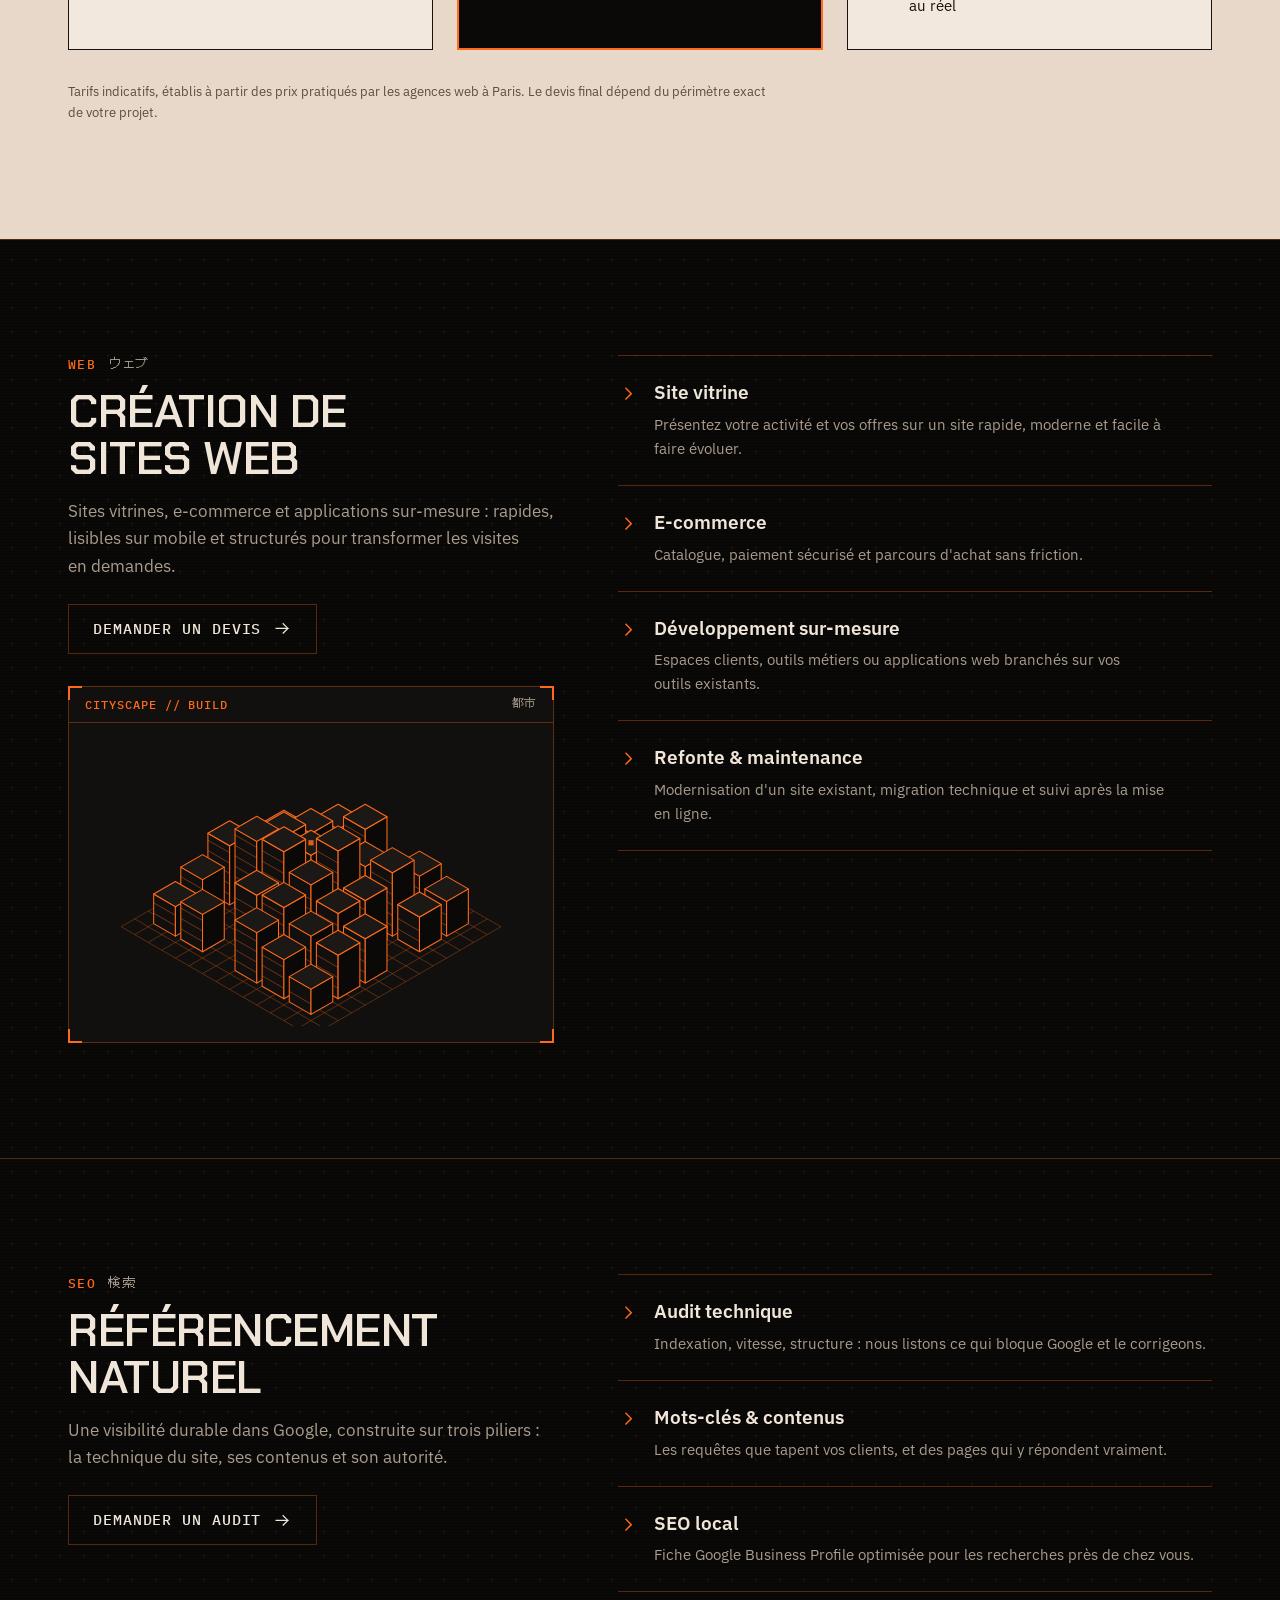
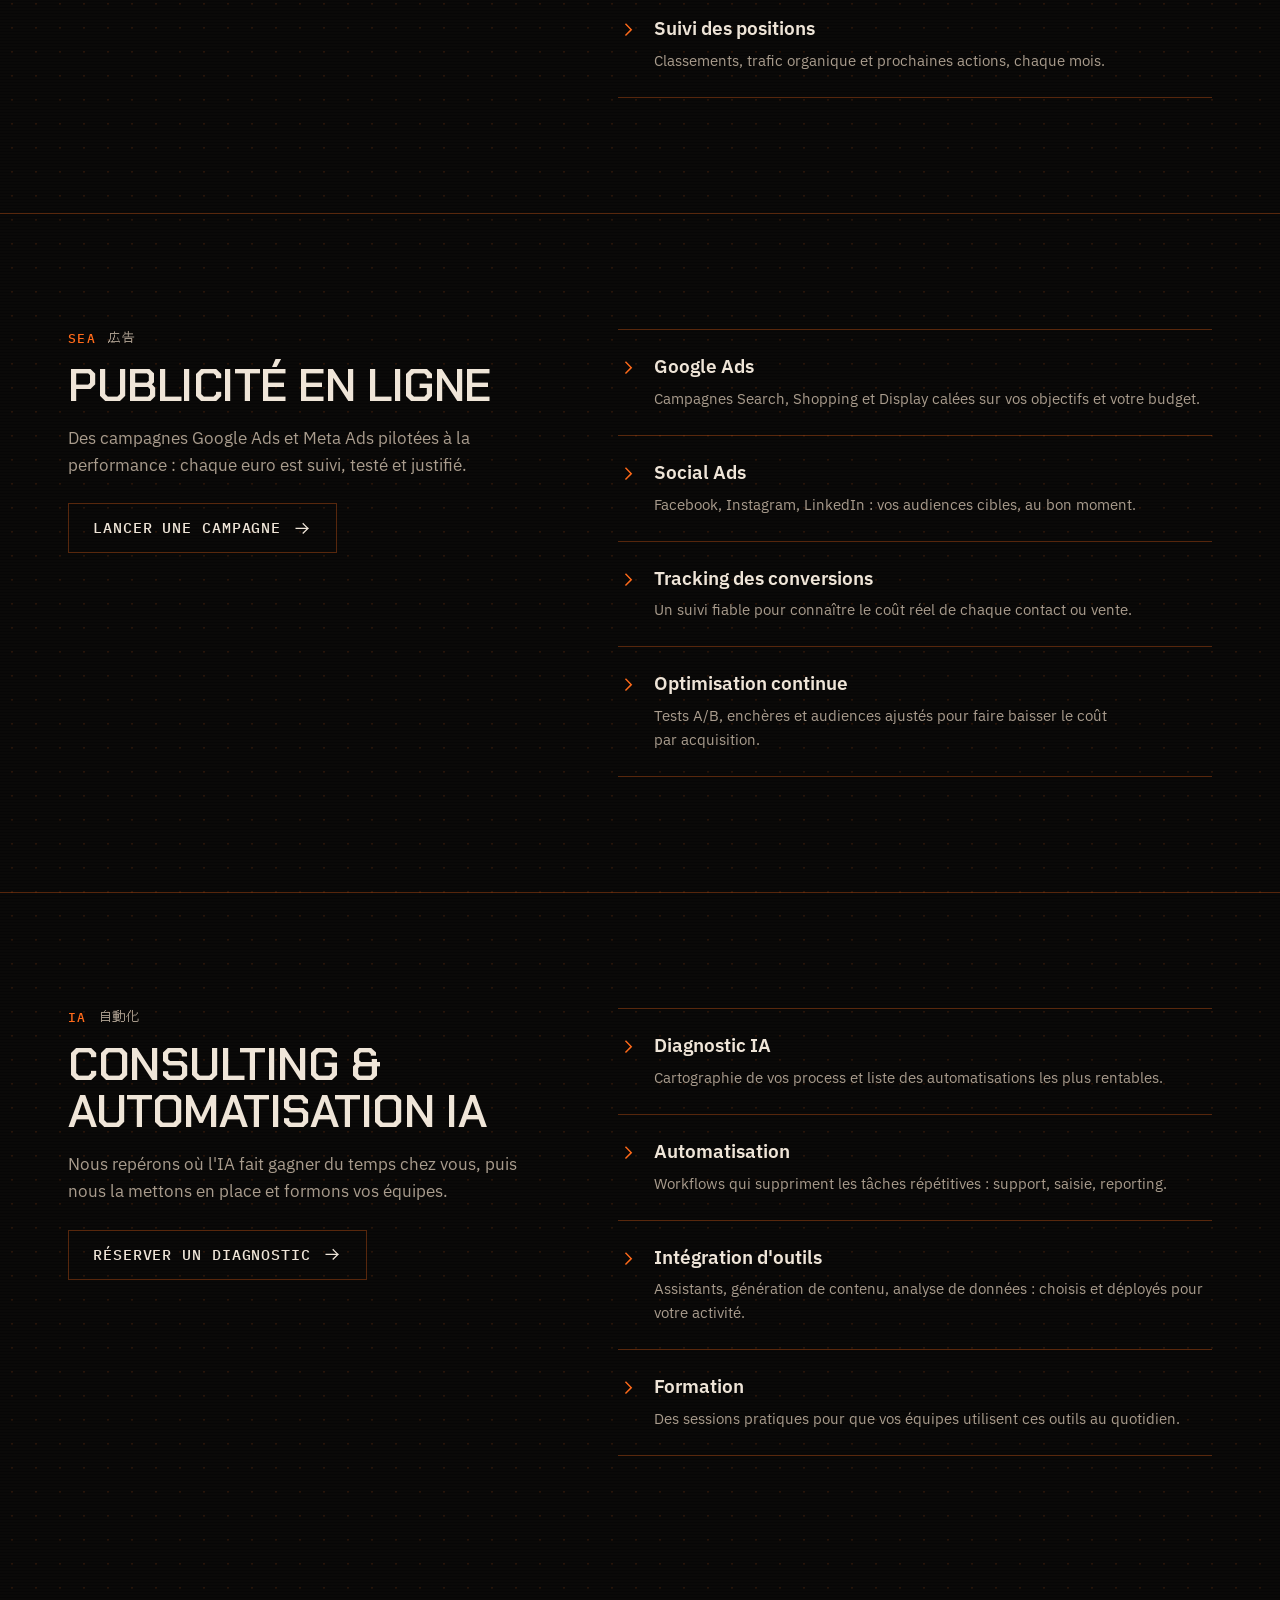
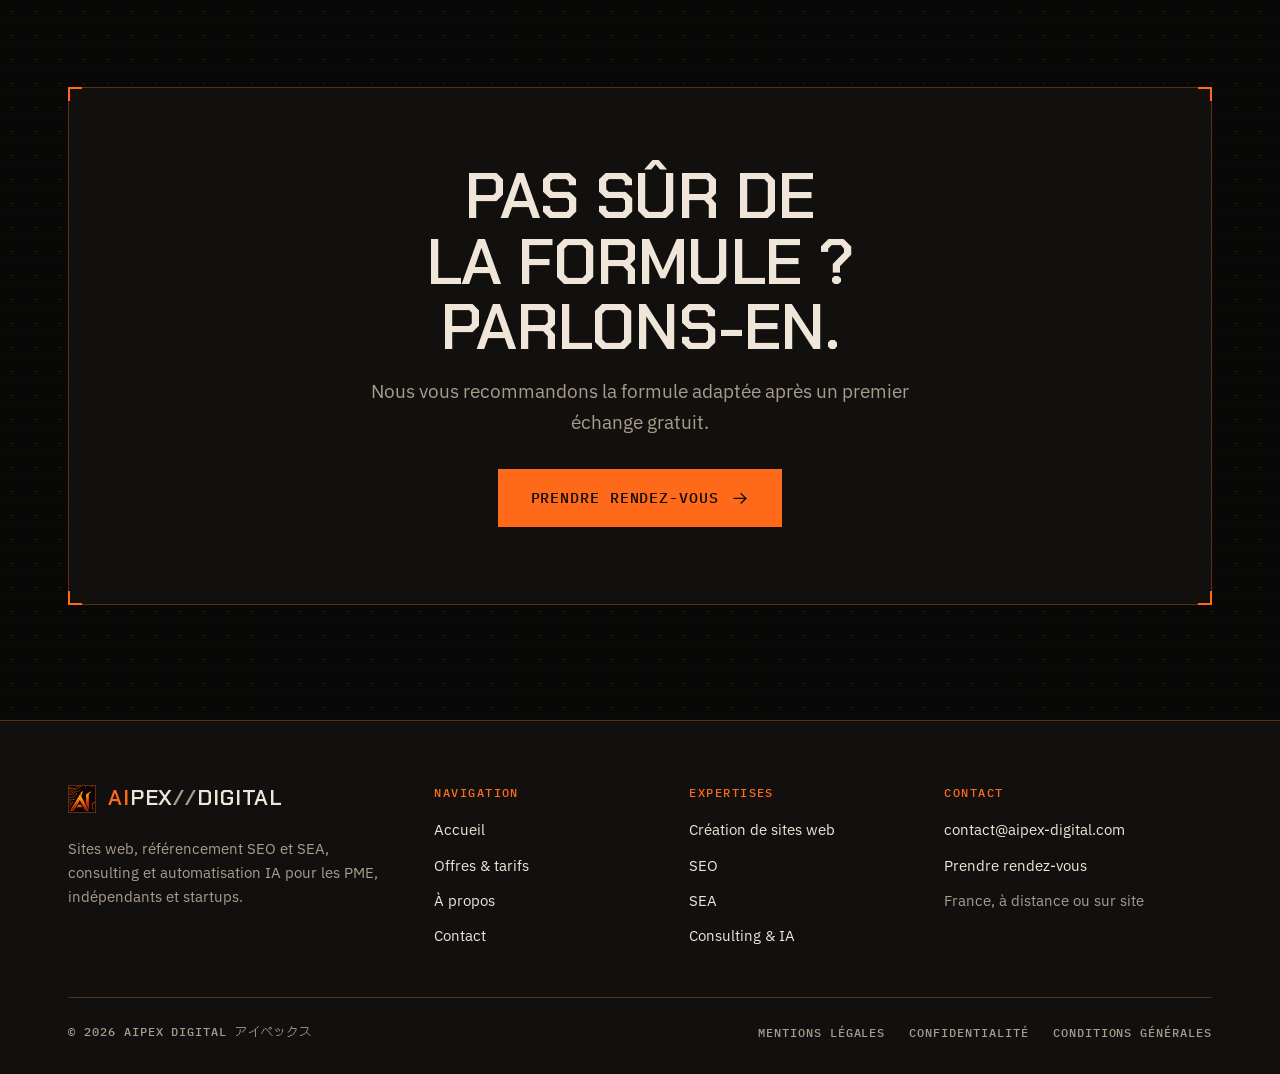
<file: offres.html>
<!DOCTYPE html>
<html lang="fr">
<head>
<meta charset="UTF-8">
<meta name="viewport" content="width=device-width, initial-scale=1.0">
<title>Offres et tarifs — Sites web, SEO, SEA et IA | AIpex Digital</title>
<meta name="description" content="Formules mensuelles sans engagement : Essentiel 149 €, Croissance 699 €, Performance 1 199 € HT. Sites web, SEO, Google Ads et consulting IA.">
<link rel="canonical" href="https://www.aipex-digital.com/offres.html">
<meta name="theme-color" content="#0a0908">
<meta property="og:type" content="website">
<meta property="og:locale" content="fr_FR">
<meta property="og:site_name" content="AIpex Digital">
<meta property="og:title" content="Offres et tarifs — Sites web, SEO, SEA et IA | AIpex Digital">
<meta property="og:description" content="Formules mensuelles sans engagement : Essentiel 149 €, Croissance 699 €, Performance 1 199 € HT. Sites web, SEO, Google Ads et consulting IA.">
<meta property="og:url" content="https://www.aipex-digital.com/offres.html">
<meta property="og:image" content="https://www.aipex-digital.com/assets/img/og-image.jpg">
<meta property="og:image:width" content="1200">
<meta property="og:image:height" content="630">
<meta property="og:image:alt" content="AIpex Digital — sites web, SEO, SEA et automatisation IA">
<meta name="twitter:card" content="summary_large_image">
<link rel="icon" href="favicon.ico" sizes="any">
<link rel="icon" href="icons/favicon-32.png" type="image/png" sizes="32x32">
<link rel="apple-touch-icon" href="icons/apple-touch-icon.png">
<link rel="manifest" href="site.webmanifest">
<link rel="preload" href="assets/fonts/chakrapetch-600.woff2" as="font" type="font/woff2" crossorigin>
<link rel="preload" href="assets/fonts/ibmplexsans-var.woff2" as="font" type="font/woff2" crossorigin>
<link rel="stylesheet" href="css/style.css">
<script>document.documentElement.classList.add("js")</script>
</head>
<body>
<svg width="0" height="0" style="position:absolute" aria-hidden="true" focusable="false">
  <symbol id="i-arrow" viewBox="0 0 24 24"><path d="M4 12h15"/><path d="m13 6 6 6-6 6"/></symbol>
  <symbol id="i-chev" viewBox="0 0 24 24"><path d="m9 6 6 6-6 6"/></symbol>
  <symbol id="i-chevs" viewBox="0 0 36 12"><path d="M8 1 3 6l5 5M18 1l-5 5 5 5M28 1l-5 5 5 5"/></symbol>
  <symbol id="i-check" viewBox="0 0 24 24"><path d="M20 6 9 17l-5-5"/></symbol>
  <symbol id="i-plus" viewBox="0 0 24 24"><path d="M12 5v14M5 12h14"/></symbol>
  <symbol id="i-mail" viewBox="0 0 24 24"><rect x="2" y="4" width="20" height="16"/><path d="m22 6-10 7L2 6"/></symbol>
  <symbol id="i-calendar" viewBox="0 0 24 24"><rect x="3" y="4" width="18" height="18"/><path d="M16 2v4M8 2v4M3 10h18"/></symbol>
  <symbol id="i-pin" viewBox="0 0 24 24"><path d="M12 22s8-6 8-12a8 8 0 0 0-16 0c0 6 8 12 8 12Z"/><path d="M12 7v6M9 10h6"/></symbol>
  <symbol id="i-clock" viewBox="0 0 24 24"><circle cx="12" cy="12" r="10"/><path d="M12 6v6l4 2"/></symbol>
  <symbol id="i-alert" viewBox="0 0 24 24"><path d="M12 2 2 21h20L12 2Z"/><path d="M12 9v5M12 17.5v.5"/></symbol>
  <symbol id="i-cpu" viewBox="0 0 24 24"><rect x="4" y="4" width="16" height="16"/><rect x="9" y="9" width="6" height="6"/><path d="M9 1v3M15 1v3M9 20v3M15 20v3M20 9h3M20 14h3M1 9h3M1 14h3"/></symbol>
  <symbol id="i-sliders" viewBox="0 0 24 24"><path d="M21 4h-7M10 4H3M21 12h-9M8 12H3M21 20h-5M12 20H3M14 2v4M8 10v4M16 18v4"/></symbol>
  <symbol id="i-chart" viewBox="0 0 24 24"><path d="M3 3v18h18"/><path d="m7 15 4-4 3 3 6-7"/></symbol>
</svg>
<a class="skip-link" href="#main">Aller au contenu</a>
<header class="site-header">
  <div class="container">
    <a href="index.html" class="brand" aria-label="AIpex Digital, retour à l'accueil">
      <img class="brand-mark" src="icons/favicon-48.png" width="28" height="28" alt="">
      <span class="brand-word"><b>AI</b>pex<i>//</i>Digital</span>
    </a>
    <nav class="main-nav" id="main-nav" aria-label="Navigation principale">
      <a href="index.html">Accueil</a>
      <a href="offres.html" aria-current="page">Offres &amp; tarifs</a>
      <a href="a-propos.html">À propos</a>
      <a href="contact.html">Contact</a>
      <a href="contact.html#rdv" class="btn btn-primary nav-cta">Prendre rendez-vous</a>
    </nav>
    <div class="header-actions">
      <a href="contact.html#rdv" class="btn btn-primary btn-sm">Prendre rendez-vous</a>
      <button class="nav-toggle" id="nav-toggle" aria-expanded="false" aria-controls="main-nav" aria-label="Ouvrir le menu"><span></span></button>
    </div>
  </div>
</header>
<main id="main">

  <section class="page-hero">
    <div class="glyph-rain" aria-hidden="true"><span>セキリユンメヨラ7ヤレマモウソヘノユルスクワムセホヌモ0ソテケネタミ</span><span>キケヘウヘテソハンウン1ホ3シワサソミウ1ナテキヘセケオホラオルハセ</span><span>スモ7ム0エスミヒシ7ソ1セリ70エ1ロロム1ヒセソミツ3キテヨハコ</span><span>ヘトコニヨ0モヒ1ルノハムオテンネロヨヤンルヨエンノキセナコムオメオ</span><span>オソユ7テヌ7ミトシフトタルモママカスコカムルサマメヌナタトソウセン</span><span>1キモエヤワセミニホルヌセンムク7フコワンミツヒフアリメノロヌクウツ</span><span>ニノススマソ11ユタス7ケケメツハムヌオユニノムヨルソユチシモソニニ</span><span>ムムテコモヤヤユモスキミセセアヒムリムシモウハキンスミ133ヨネ0ミ</span><span>リヒ3タヘコエフミオソタワオニ0ウソヨク1コミニレヒナムウソ3コウヒ</span><span>スフサメエテ0シアタキレカアイミルスコヨメアメヌセ0オ0ニコケトヤナ</span><span>セトソチツヒカレメマユユタツナニマンコヘツンクヘヨスメネツモシソキリ</span><span>ルアククヨヤルオリルエココハクラセカンソネウ13ム7マミト3ケイクミ</span><span>コユヨ1スヒハノアキワクメコノオソサラセアユムタ3リコネエアノツアナ</span><span>メワイマニイイロホイホヨエマホマホヤオニソタネ3キテ3タノシモチヤオ</span></div>
    <div class="container">
      <nav class="breadcrumb" aria-label="Fil d'Ariane"><ol><li><a href="index.html">accueil</a></li><li aria-current="page">offres</li></ol></nav>
      <h1>Trois formules claires, sans engagement.</h1>
      <p class="lede">Un site entretenu, puis du référencement, puis de la publicité&nbsp;: chaque formule ajoute un levier. Le consulting IA se chiffre à part, selon vos process.</p>
    </div>
  </section>

  <section class="pricing" id="tarifs">
    <div class="container">
      <div class="sys-bar" aria-hidden="true"><span class="code">SYS.tarifs</span><span lang="ja">料金</span><svg class="chev" viewBox="0 0 36 12"><use href="#i-chevs"/></svg></div>
      <div class="pricing-head" data-reveal>
        <h2>Environ 20&nbsp;% sous les tarifs moyens des agences parisiennes.</h2>
      </div>

      <div class="billing-toggle" role="group" aria-label="Période de facturation">
        <button type="button" class="billing-option" data-billing="monthly" aria-pressed="true">Mensuel</button>
        <button type="button" class="billing-option" data-billing="annual" aria-pressed="false">Annuel <span class="save">−15&nbsp;%</span></button>
      </div>

      <div class="pricing-grid" data-reveal>
        <div class="price-card">
          <div class="price-card-head"><h3>Essentiel</h3></div>
          <p class="price-tagline">Site web + maintenance</p>
          <div class="price-amount">
            <span class="price-value" data-monthly="149" data-annual="127">149</span>
            <span class="price-unit">€ HT / mois</span>
          </div>
          <a href="contact.html" class="btn btn-ghost">Demander un devis</a>
          <div class="price-features">
            <p class="features-label">Inclus</p>
            <ul>
              <li><svg class="icon" aria-hidden="true"><use href="#i-check"/></svg><span>Site vitrine responsive, jusqu'à 6&nbsp;pages</span></li>
              <li><svg class="icon" aria-hidden="true"><use href="#i-check"/></svg><span>Hébergement et nom de domaine</span></li>
              <li><svg class="icon" aria-hidden="true"><use href="#i-check"/></svg><span>Certificat SSL et mises à jour de sécurité</span></li>
              <li><svg class="icon" aria-hidden="true"><use href="#i-check"/></svg><span>Maintenance technique mensuelle</span></li>
              <li><svg class="icon" aria-hidden="true"><use href="#i-check"/></svg><span>Petites modifications de contenu</span></li>
              <li><svg class="icon" aria-hidden="true"><use href="#i-check"/></svg><span>Support par email sous 48&nbsp;h</span></li>
            </ul>
          </div>
        </div>

        <div class="price-card is-featured">
          <div class="price-card-head"><h3>Croissance</h3><span class="price-flag">Recommandé</span></div>
          <p class="price-tagline">Site web + maintenance + SEO</p>
          <div class="price-amount">
            <span class="price-value" data-monthly="699" data-annual="594">699</span>
            <span class="price-unit">€ HT / mois</span>
          </div>
          <a href="contact.html" class="btn btn-primary">Demander un devis <svg class="icon icon-arrow" aria-hidden="true"><use href="#i-arrow"/></svg></a>
          <div class="price-features">
            <p class="features-label">Tout Essentiel, plus</p>
            <ul>
              <li><svg class="icon" aria-hidden="true"><use href="#i-check"/></svg><span>Audit SEO technique initial</span></li>
              <li><svg class="icon" aria-hidden="true"><use href="#i-check"/></svg><span>Optimisation continue des pages</span></li>
              <li><svg class="icon" aria-hidden="true"><use href="#i-check"/></svg><span>Stratégie de mots-clés et un contenu par mois</span></li>
              <li><svg class="icon" aria-hidden="true"><use href="#i-check"/></svg><span>Suivi des positions et reporting mensuel</span></li>
              <li><svg class="icon" aria-hidden="true"><use href="#i-check"/></svg><span>SEO local (fiche Google Business Profile)</span></li>
            </ul>
          </div>
        </div>

        <div class="price-card">
          <div class="price-card-head"><h3>Performance</h3></div>
          <p class="price-tagline">Site web + maintenance + SEO + SEA</p>
          <div class="price-amount">
            <span class="price-value" data-monthly="1199" data-annual="1019">1199</span>
            <span class="price-unit">€ HT / mois</span>
          </div>
          <a href="contact.html" class="btn btn-ghost">Demander un devis</a>
          <div class="price-features">
            <p class="features-label">Tout Croissance, plus</p>
            <ul>
              <li><svg class="icon" aria-hidden="true"><use href="#i-check"/></svg><span>Création et gestion des campagnes Google Ads</span></li>
              <li><svg class="icon" aria-hidden="true"><use href="#i-check"/></svg><span>Suivi des conversions et tracking avancé</span></li>
              <li><svg class="icon" aria-hidden="true"><use href="#i-check"/></svg><span>Optimisation continue&nbsp;: tests, enchères, audiences</span></li>
              <li><svg class="icon" aria-hidden="true"><use href="#i-check"/></svg><span>Reporting de performance dédié</span></li>
              <li><svg class="icon" aria-hidden="true"><use href="#i-check"/></svg><span>Budget publicitaire facturé à part, au réel</span></li>
            </ul>
          </div>
        </div>
      </div>

      <p class="pricing-disclaimer">Tarifs indicatifs, établis à partir des prix pratiqués par les agences web à Paris. Le devis final dépend du périmètre exact de votre projet.</p>
    </div>
  </section>

  <section class="offer-block" id="web">
    <div class="container">
      <div class="offer-grid" data-reveal>
        <div class="offer-head">
          <span class="tag">Web <span lang="ja">ウェブ</span></span>
          <h2>Création de sites web</h2>
          <p>Sites vitrines, e-commerce et applications sur-mesure&nbsp;: rapides, lisibles sur mobile et structurés pour transformer les visites en demandes.</p>
          <a href="contact.html" class="btn btn-ghost">Demander un devis <svg class="icon icon-arrow" aria-hidden="true"><use href="#i-arrow"/></svg></a>
          <figure class="hud offer-visual"><div class="hud-bar" aria-hidden="true"><span>Cityscape // build</span><span lang="ja">都市</span></div><svg class="city" viewBox="0 0 520 330" xmlns="http://www.w3.org/2000/svg" role="img" aria-label="Illustration : une ville en fil de fer orange posée sur une grille isométrique, comme un plan de construction"><style>.g{stroke:var(--phosphor);stroke-opacity:.35;stroke-width:1}.f{stroke:var(--phosphor);stroke-width:1.2;stroke-linejoin:round}.t{fill:var(--ink-2)}.l{fill:var(--ink-1)}.r{fill:var(--ink-0)}.w{stroke:var(--phosphor);stroke-opacity:.45;stroke-width:1}.hot{fill:var(--phosphor);fill-opacity:.85}</style><line class="g" x1="260.0" y1="90.0" x2="41.6" y2="216.0"/><line class="g" x1="260.0" y1="90.0" x2="478.4" y2="216.0"/><line class="g" x1="275.6" y1="99.0" x2="57.2" y2="225.0"/><line class="g" x1="244.4" y1="99.0" x2="462.8" y2="225.0"/><line class="g" x1="291.2" y1="108.0" x2="72.8" y2="234.0"/><line class="g" x1="228.8" y1="108.0" x2="447.2" y2="234.0"/><line class="g" x1="306.8" y1="117.0" x2="88.4" y2="243.0"/><line class="g" x1="213.2" y1="117.0" x2="431.6" y2="243.0"/><line class="g" x1="322.4" y1="126.0" x2="104.0" y2="252.0"/><line class="g" x1="197.6" y1="126.0" x2="416.0" y2="252.0"/><line class="g" x1="338.0" y1="135.0" x2="119.6" y2="261.0"/><line class="g" x1="182.0" y1="135.0" x2="400.4" y2="261.0"/><line class="g" x1="353.6" y1="144.0" x2="135.2" y2="270.0"/><line class="g" x1="166.4" y1="144.0" x2="384.8" y2="270.0"/><line class="g" x1="369.2" y1="153.0" x2="150.8" y2="279.0"/><line class="g" x1="150.8" y1="153.0" x2="369.2" y2="279.0"/><line class="g" x1="384.8" y1="162.0" x2="166.4" y2="288.0"/><line class="g" x1="135.2" y1="162.0" x2="353.6" y2="288.0"/><line class="g" x1="400.4" y1="171.0" x2="182.0" y2="297.0"/><line class="g" x1="119.6" y1="171.0" x2="338.0" y2="297.0"/><line class="g" x1="416.0" y1="180.0" x2="197.6" y2="306.0"/><line class="g" x1="104.0" y1="180.0" x2="322.4" y2="306.0"/><line class="g" x1="431.6" y1="189.0" x2="213.2" y2="315.0"/><line class="g" x1="88.4" y1="189.0" x2="306.8" y2="315.0"/><line class="g" x1="447.2" y1="198.0" x2="228.8" y2="324.0"/><line class="g" x1="72.8" y1="198.0" x2="291.2" y2="324.0"/><line class="g" x1="462.8" y1="207.0" x2="244.4" y2="333.0"/><line class="g" x1="57.2" y1="207.0" x2="275.6" y2="333.0"/><line class="g" x1="478.4" y1="216.0" x2="260.0" y2="342.0"/><line class="g" x1="41.6" y1="216.0" x2="260.0" y2="342.0"/><polygon class="f l" points="203.8,96.4 228.8,110.8 228.8,154.8 203.8,140.4"/><polygon class="f r" points="253.8,96.4 228.8,110.8 228.8,154.8 253.8,140.4"/><polygon class="f t" points="228.8,82.0 253.8,96.4 228.8,110.8 203.8,96.4"/><line class="w" x1="203.8" y1="128.4" x2="228.8" y2="142.8"/><line class="w" x1="203.8" y1="116.4" x2="228.8" y2="130.8"/><line class="w" x1="203.8" y1="104.4" x2="228.8" y2="118.8"/><polygon class="f l" points="266.2,89.4 291.2,103.8 291.2,154.8 266.2,140.4"/><polygon class="f r" points="316.2,89.4 291.2,103.8 291.2,154.8 316.2,140.4"/><polygon class="f t" points="291.2,75.0 316.2,89.4 291.2,103.8 266.2,89.4"/><line class="w" x1="266.2" y1="128.4" x2="291.2" y2="142.8"/><line class="w" x1="266.2" y1="116.4" x2="291.2" y2="130.8"/><line class="w" x1="266.2" y1="104.4" x2="291.2" y2="118.8"/><polygon class="f l" points="172.6,103.4 197.6,117.8 197.6,172.8 172.6,158.4"/><polygon class="f r" points="222.6,103.4 197.6,117.8 197.6,172.8 222.6,158.4"/><polygon class="f t" points="197.6,89.0 222.6,103.4 197.6,117.8 172.6,103.4"/><line class="w" x1="172.6" y1="146.4" x2="197.6" y2="160.8"/><line class="w" x1="172.6" y1="134.4" x2="197.6" y2="148.8"/><line class="w" x1="172.6" y1="122.4" x2="197.6" y2="136.8"/><line class="w" x1="172.6" y1="110.4" x2="197.6" y2="124.8"/><polygon class="f l" points="235.0,94.4 260.0,108.8 260.0,172.8 235.0,158.4"/><polygon class="f r" points="285.0,94.4 260.0,108.8 260.0,172.8 285.0,158.4"/><polygon class="f t" points="260.0,80.0 285.0,94.4 260.0,108.8 235.0,94.4"/><line class="w" x1="235.0" y1="146.4" x2="260.0" y2="160.8"/><line class="w" x1="235.0" y1="134.4" x2="260.0" y2="148.8"/><line class="w" x1="235.0" y1="122.4" x2="260.0" y2="136.8"/><line class="w" x1="235.0" y1="110.4" x2="260.0" y2="124.8"/><polygon class="f l" points="297.4,89.4 322.4,103.8 322.4,172.8 297.4,158.4"/><polygon class="f r" points="347.4,89.4 322.4,103.8 322.4,172.8 347.4,158.4"/><polygon class="f t" points="322.4,75.0 347.4,89.4 322.4,103.8 297.4,89.4"/><line class="w" x1="297.4" y1="146.4" x2="322.4" y2="160.8"/><line class="w" x1="297.4" y1="134.4" x2="322.4" y2="148.8"/><line class="w" x1="297.4" y1="122.4" x2="322.4" y2="136.8"/><line class="w" x1="297.4" y1="110.4" x2="322.4" y2="124.8"/><line class="w" x1="297.4" y1="98.4" x2="322.4" y2="112.8"/><polygon class="f l" points="141.4,108.4 166.4,122.8 166.4,190.8 141.4,176.4"/><polygon class="f r" points="191.4,108.4 166.4,122.8 166.4,190.8 191.4,176.4"/><polygon class="f t" points="166.4,94.0 191.4,108.4 166.4,122.8 141.4,108.4"/><line class="w" x1="141.4" y1="164.4" x2="166.4" y2="178.8"/><line class="w" x1="141.4" y1="152.4" x2="166.4" y2="166.8"/><line class="w" x1="141.4" y1="140.4" x2="166.4" y2="154.8"/><line class="w" x1="141.4" y1="128.4" x2="166.4" y2="142.8"/><line class="w" x1="141.4" y1="116.4" x2="166.4" y2="130.8"/><polygon class="f l" points="203.8,98.4 228.8,112.8 228.8,190.8 203.8,176.4"/><polygon class="f r" points="253.8,98.4 228.8,112.8 228.8,190.8 253.8,176.4"/><polygon class="f t" points="228.8,84.0 253.8,98.4 228.8,112.8 203.8,98.4"/><line class="w" x1="203.8" y1="164.4" x2="228.8" y2="178.8"/><line class="w" x1="203.8" y1="152.4" x2="228.8" y2="166.8"/><line class="w" x1="203.8" y1="140.4" x2="228.8" y2="154.8"/><line class="w" x1="203.8" y1="128.4" x2="228.8" y2="142.8"/><line class="w" x1="203.8" y1="116.4" x2="228.8" y2="130.8"/><polygon class="f l" points="110.2,147.4 135.2,161.8 135.2,208.8 110.2,194.4"/><polygon class="f r" points="160.2,147.4 135.2,161.8 135.2,208.8 160.2,194.4"/><polygon class="f t" points="135.2,133.0 160.2,147.4 135.2,161.8 110.2,147.4"/><line class="w" x1="110.2" y1="182.4" x2="135.2" y2="196.8"/><line class="w" x1="110.2" y1="170.4" x2="135.2" y2="184.8"/><line class="w" x1="110.2" y1="158.4" x2="135.2" y2="172.8"/><polygon class="f l" points="172.6,103.4 197.6,117.8 197.6,208.8 172.6,194.4"/><polygon class="f r" points="222.6,103.4 197.6,117.8 197.6,208.8 222.6,194.4"/><polygon class="f t" points="197.6,89.0 222.6,103.4 197.6,117.8 172.6,103.4"/><line class="w" x1="172.6" y1="182.4" x2="197.6" y2="196.8"/><line class="w" x1="172.6" y1="170.4" x2="197.6" y2="184.8"/><line class="w" x1="172.6" y1="158.4" x2="197.6" y2="172.8"/><line class="w" x1="172.6" y1="146.4" x2="197.6" y2="160.8"/><line class="w" x1="172.6" y1="134.4" x2="197.6" y2="148.8"/><line class="w" x1="172.6" y1="122.4" x2="197.6" y2="136.8"/><line class="w" x1="172.6" y1="110.4" x2="197.6" y2="124.8"/><polygon class="f l" points="235.0,119.4 260.0,133.8 260.0,208.8 235.0,194.4"/><polygon class="f r" points="285.0,119.4 260.0,133.8 260.0,208.8 285.0,194.4"/><polygon class="f t" points="260.0,105.0 285.0,119.4 260.0,133.8 235.0,119.4"/><line class="w" x1="235.0" y1="182.4" x2="260.0" y2="196.8"/><line class="w" x1="235.0" y1="170.4" x2="260.0" y2="184.8"/><line class="w" x1="235.0" y1="158.4" x2="260.0" y2="172.8"/><line class="w" x1="235.0" y1="146.4" x2="260.0" y2="160.8"/><line class="w" x1="235.0" y1="134.4" x2="260.0" y2="148.8"/><polygon class="f l" points="297.4,132.4 322.4,146.8 322.4,208.8 297.4,194.4"/><polygon class="f r" points="347.4,132.4 322.4,146.8 322.4,208.8 347.4,194.4"/><polygon class="f t" points="322.4,118.0 347.4,132.4 322.4,146.8 297.4,132.4"/><line class="w" x1="297.4" y1="182.4" x2="322.4" y2="196.8"/><line class="w" x1="297.4" y1="170.4" x2="322.4" y2="184.8"/><line class="w" x1="297.4" y1="158.4" x2="322.4" y2="172.8"/><line class="w" x1="297.4" y1="146.4" x2="322.4" y2="160.8"/><polygon class="f l" points="359.8,143.4 384.8,157.8 384.8,208.8 359.8,194.4"/><polygon class="f r" points="409.8,143.4 384.8,157.8 384.8,208.8 409.8,194.4"/><polygon class="f t" points="384.8,129.0 409.8,143.4 384.8,157.8 359.8,143.4"/><line class="w" x1="359.8" y1="182.4" x2="384.8" y2="196.8"/><line class="w" x1="359.8" y1="170.4" x2="384.8" y2="184.8"/><line class="w" x1="359.8" y1="158.4" x2="384.8" y2="172.8"/><polygon class="f l" points="79.0,178.4 104.0,192.8 104.0,226.8 79.0,212.4"/><polygon class="f r" points="129.0,178.4 104.0,192.8 104.0,226.8 129.0,212.4"/><polygon class="f t" points="104.0,164.0 129.0,178.4 104.0,192.8 79.0,178.4"/><line class="w" x1="79.0" y1="200.4" x2="104.0" y2="214.8"/><line class="w" x1="79.0" y1="188.4" x2="104.0" y2="202.8"/><polygon class="f l" points="203.8,115.4 228.8,129.8 228.8,226.8 203.8,212.4"/><polygon class="f r" points="253.8,115.4 228.8,129.8 228.8,226.8 253.8,212.4"/><polygon class="f t" points="228.8,101.0 253.8,115.4 228.8,129.8 203.8,115.4"/><line class="w" x1="203.8" y1="200.4" x2="228.8" y2="214.8"/><line class="w" x1="203.8" y1="188.4" x2="228.8" y2="202.8"/><line class="w" x1="203.8" y1="176.4" x2="228.8" y2="190.8"/><line class="w" x1="203.8" y1="164.4" x2="228.8" y2="178.8"/><line class="w" x1="203.8" y1="152.4" x2="228.8" y2="166.8"/><line class="w" x1="203.8" y1="140.4" x2="228.8" y2="154.8"/><line class="w" x1="203.8" y1="128.4" x2="228.8" y2="142.8"/><polygon class="f l" points="266.2,114.4 291.2,128.8 291.2,226.8 266.2,212.4"/><polygon class="f r" points="316.2,114.4 291.2,128.8 291.2,226.8 316.2,212.4"/><polygon class="f t" points="291.2,100.0 316.2,114.4 291.2,128.8 266.2,114.4"/><line class="w" x1="266.2" y1="200.4" x2="291.2" y2="214.8"/><line class="w" x1="266.2" y1="188.4" x2="291.2" y2="202.8"/><line class="w" x1="266.2" y1="176.4" x2="291.2" y2="190.8"/><line class="w" x1="266.2" y1="164.4" x2="291.2" y2="178.8"/><line class="w" x1="266.2" y1="152.4" x2="291.2" y2="166.8"/><line class="w" x1="266.2" y1="140.4" x2="291.2" y2="154.8"/><line class="w" x1="266.2" y1="128.4" x2="291.2" y2="142.8"/><polygon class="f l" points="328.6,139.4 353.6,153.8 353.6,226.8 328.6,212.4"/><polygon class="f r" points="378.6,139.4 353.6,153.8 353.6,226.8 378.6,212.4"/><polygon class="f t" points="353.6,125.0 378.6,139.4 353.6,153.8 328.6,139.4"/><line class="w" x1="328.6" y1="200.4" x2="353.6" y2="214.8"/><line class="w" x1="328.6" y1="188.4" x2="353.6" y2="202.8"/><line class="w" x1="328.6" y1="176.4" x2="353.6" y2="190.8"/><line class="w" x1="328.6" y1="164.4" x2="353.6" y2="178.8"/><line class="w" x1="328.6" y1="152.4" x2="353.6" y2="166.8"/><polygon class="f l" points="391.0,172.4 416.0,186.8 416.0,226.8 391.0,212.4"/><polygon class="f r" points="441.0,172.4 416.0,186.8 416.0,226.8 441.0,212.4"/><polygon class="f t" points="416.0,158.0 441.0,172.4 416.0,186.8 391.0,172.4"/><line class="w" x1="391.0" y1="200.4" x2="416.0" y2="214.8"/><line class="w" x1="391.0" y1="188.4" x2="416.0" y2="202.8"/><polygon class="f l" points="110.2,187.4 135.2,201.8 135.2,244.8 110.2,230.4"/><polygon class="f r" points="160.2,187.4 135.2,201.8 135.2,244.8 160.2,230.4"/><polygon class="f t" points="135.2,173.0 160.2,187.4 135.2,201.8 110.2,187.4"/><line class="w" x1="110.2" y1="218.4" x2="135.2" y2="232.8"/><line class="w" x1="110.2" y1="206.4" x2="135.2" y2="220.8"/><line class="w" x1="110.2" y1="194.4" x2="135.2" y2="208.8"/><polygon class="f l" points="172.6,165.4 197.6,179.8 197.6,244.8 172.6,230.4"/><polygon class="f r" points="222.6,165.4 197.6,179.8 197.6,244.8 222.6,230.4"/><polygon class="f t" points="197.6,151.0 222.6,165.4 197.6,179.8 172.6,165.4"/><line class="w" x1="172.6" y1="218.4" x2="197.6" y2="232.8"/><line class="w" x1="172.6" y1="206.4" x2="197.6" y2="220.8"/><line class="w" x1="172.6" y1="194.4" x2="197.6" y2="208.8"/><line class="w" x1="172.6" y1="182.4" x2="197.6" y2="196.8"/><polygon class="f l" points="235.0,153.4 260.0,167.8 260.0,244.8 235.0,230.4"/><polygon class="f r" points="285.0,153.4 260.0,167.8 260.0,244.8 285.0,230.4"/><polygon class="f t" points="260.0,139.0 285.0,153.4 260.0,167.8 235.0,153.4"/><line class="w" x1="235.0" y1="218.4" x2="260.0" y2="232.8"/><line class="w" x1="235.0" y1="206.4" x2="260.0" y2="220.8"/><line class="w" x1="235.0" y1="194.4" x2="260.0" y2="208.8"/><line class="w" x1="235.0" y1="182.4" x2="260.0" y2="196.8"/><line class="w" x1="235.0" y1="170.4" x2="260.0" y2="184.8"/><polygon class="f l" points="297.4,171.4 322.4,185.8 322.4,244.8 297.4,230.4"/><polygon class="f r" points="347.4,171.4 322.4,185.8 322.4,244.8 347.4,230.4"/><polygon class="f t" points="322.4,157.0 347.4,171.4 322.4,185.8 297.4,171.4"/><line class="w" x1="297.4" y1="218.4" x2="322.4" y2="232.8"/><line class="w" x1="297.4" y1="206.4" x2="322.4" y2="220.8"/><line class="w" x1="297.4" y1="194.4" x2="322.4" y2="208.8"/><line class="w" x1="297.4" y1="182.4" x2="322.4" y2="196.8"/><polygon class="f l" points="359.8,190.4 384.8,204.8 384.8,244.8 359.8,230.4"/><polygon class="f r" points="409.8,190.4 384.8,204.8 384.8,244.8 409.8,230.4"/><polygon class="f t" points="384.8,176.0 409.8,190.4 384.8,204.8 359.8,190.4"/><line class="w" x1="359.8" y1="218.4" x2="384.8" y2="232.8"/><line class="w" x1="359.8" y1="206.4" x2="384.8" y2="220.8"/><polygon class="f l" points="203.8,179.4 228.8,193.8 228.8,262.8 203.8,248.4"/><polygon class="f r" points="253.8,179.4 228.8,193.8 228.8,262.8 253.8,248.4"/><polygon class="f t" points="228.8,165.0 253.8,179.4 228.8,193.8 203.8,179.4"/><line class="w" x1="203.8" y1="236.4" x2="228.8" y2="250.8"/><line class="w" x1="203.8" y1="224.4" x2="228.8" y2="238.8"/><line class="w" x1="203.8" y1="212.4" x2="228.8" y2="226.8"/><line class="w" x1="203.8" y1="200.4" x2="228.8" y2="214.8"/><line class="w" x1="203.8" y1="188.4" x2="228.8" y2="202.8"/><polygon class="f l" points="266.2,186.4 291.2,200.8 291.2,262.8 266.2,248.4"/><polygon class="f r" points="316.2,186.4 291.2,200.8 291.2,262.8 316.2,248.4"/><polygon class="f t" points="291.2,172.0 316.2,186.4 291.2,200.8 266.2,186.4"/><line class="w" x1="266.2" y1="236.4" x2="291.2" y2="250.8"/><line class="w" x1="266.2" y1="224.4" x2="291.2" y2="238.8"/><line class="w" x1="266.2" y1="212.4" x2="291.2" y2="226.8"/><line class="w" x1="266.2" y1="200.4" x2="291.2" y2="214.8"/><polygon class="f l" points="172.6,208.4 197.6,222.8 197.6,280.8 172.6,266.4"/><polygon class="f r" points="222.6,208.4 197.6,222.8 197.6,280.8 222.6,266.4"/><polygon class="f t" points="197.6,194.0 222.6,208.4 197.6,222.8 172.6,208.4"/><line class="w" x1="172.6" y1="254.4" x2="197.6" y2="268.8"/><line class="w" x1="172.6" y1="242.4" x2="197.6" y2="256.8"/><line class="w" x1="172.6" y1="230.4" x2="197.6" y2="244.8"/><line class="w" x1="172.6" y1="218.4" x2="197.6" y2="232.8"/><polygon class="f l" points="235.0,212.4 260.0,226.8 260.0,280.8 235.0,266.4"/><polygon class="f r" points="285.0,212.4 260.0,226.8 260.0,280.8 285.0,266.4"/><polygon class="f t" points="260.0,198.0 285.0,212.4 260.0,226.8 235.0,212.4"/><line class="w" x1="235.0" y1="254.4" x2="260.0" y2="268.8"/><line class="w" x1="235.0" y1="242.4" x2="260.0" y2="256.8"/><line class="w" x1="235.0" y1="230.4" x2="260.0" y2="244.8"/><polygon class="f l" points="297.4,215.4 322.4,229.8 322.4,280.8 297.4,266.4"/><polygon class="f r" points="347.4,215.4 322.4,229.8 322.4,280.8 347.4,266.4"/><polygon class="f t" points="322.4,201.0 347.4,215.4 322.4,229.8 297.4,215.4"/><line class="w" x1="297.4" y1="254.4" x2="322.4" y2="268.8"/><line class="w" x1="297.4" y1="242.4" x2="322.4" y2="256.8"/><line class="w" x1="297.4" y1="230.4" x2="322.4" y2="244.8"/><polygon class="f l" points="203.8,239.4 228.8,253.8 228.8,298.8 203.8,284.4"/><polygon class="f r" points="253.8,239.4 228.8,253.8 228.8,298.8 253.8,284.4"/><polygon class="f t" points="228.8,225.0 253.8,239.4 228.8,253.8 203.8,239.4"/><line class="w" x1="203.8" y1="272.4" x2="228.8" y2="286.8"/><line class="w" x1="203.8" y1="260.4" x2="228.8" y2="274.8"/><line class="w" x1="203.8" y1="248.4" x2="228.8" y2="262.8"/><polygon class="f l" points="266.2,234.4 291.2,248.8 291.2,298.8 266.2,284.4"/><polygon class="f r" points="316.2,234.4 291.2,248.8 291.2,298.8 316.2,284.4"/><polygon class="f t" points="291.2,220.0 316.2,234.4 291.2,248.8 266.2,234.4"/><line class="w" x1="266.2" y1="272.4" x2="291.2" y2="286.8"/><line class="w" x1="266.2" y1="260.4" x2="291.2" y2="274.8"/><line class="w" x1="266.2" y1="248.4" x2="291.2" y2="262.8"/><polygon class="f l" points="235.0,273.4 260.0,287.8 260.0,316.8 235.0,302.4"/><polygon class="f r" points="285.0,273.4 260.0,287.8 260.0,316.8 285.0,302.4"/><polygon class="f t" points="260.0,259.0 285.0,273.4 260.0,287.8 235.0,273.4"/><line class="w" x1="235.0" y1="290.4" x2="260.0" y2="304.8"/><rect class="hot" x="257.0" y="116.4" width="6" height="6"/></svg></figure>
        </div>
        <div class="offer-details">
          <div class="offer-feature"><svg class="icon" aria-hidden="true"><use href="#i-chev"/></svg><div><h3>Site vitrine</h3><p>Présentez votre activité et vos offres sur un site rapide, moderne et facile à faire évoluer.</p></div></div>
          <div class="offer-feature"><svg class="icon" aria-hidden="true"><use href="#i-chev"/></svg><div><h3>E-commerce</h3><p>Catalogue, paiement sécurisé et parcours d'achat sans friction.</p></div></div>
          <div class="offer-feature"><svg class="icon" aria-hidden="true"><use href="#i-chev"/></svg><div><h3>Développement sur-mesure</h3><p>Espaces clients, outils métiers ou applications web branchés sur vos outils existants.</p></div></div>
          <div class="offer-feature"><svg class="icon" aria-hidden="true"><use href="#i-chev"/></svg><div><h3>Refonte &amp; maintenance</h3><p>Modernisation d'un site existant, migration technique et suivi après la mise en ligne.</p></div></div>
        </div>
      </div>
    </div>
  </section>

  <section class="offer-block" id="seo">
    <div class="container">
      <div class="offer-grid" data-reveal>
        <div class="offer-head">
          <span class="tag">SEO <span lang="ja">検索</span></span>
          <h2>Référencement naturel</h2>
          <p>Une visibilité durable dans Google, construite sur trois piliers&nbsp;: la technique du site, ses contenus et son autorité.</p>
          <a href="contact.html" class="btn btn-ghost">Demander un audit <svg class="icon icon-arrow" aria-hidden="true"><use href="#i-arrow"/></svg></a>

        </div>
        <div class="offer-details">
          <div class="offer-feature"><svg class="icon" aria-hidden="true"><use href="#i-chev"/></svg><div><h3>Audit technique</h3><p>Indexation, vitesse, structure&nbsp;: nous listons ce qui bloque Google et le corrigeons.</p></div></div>
          <div class="offer-feature"><svg class="icon" aria-hidden="true"><use href="#i-chev"/></svg><div><h3>Mots-clés &amp; contenus</h3><p>Les requêtes que tapent vos clients, et des pages qui y répondent vraiment.</p></div></div>
          <div class="offer-feature"><svg class="icon" aria-hidden="true"><use href="#i-chev"/></svg><div><h3>SEO local</h3><p>Fiche Google Business Profile optimisée pour les recherches près de chez vous.</p></div></div>
          <div class="offer-feature"><svg class="icon" aria-hidden="true"><use href="#i-chev"/></svg><div><h3>Suivi des positions</h3><p>Classements, trafic organique et prochaines actions, chaque mois.</p></div></div>
        </div>
      </div>
    </div>
  </section>

  <section class="offer-block" id="sea">
    <div class="container">
      <div class="offer-grid" data-reveal>
        <div class="offer-head">
          <span class="tag">SEA <span lang="ja">広告</span></span>
          <h2>Publicité en ligne</h2>
          <p>Des campagnes Google Ads et Meta Ads pilotées à la performance&nbsp;: chaque euro est suivi, testé et justifié.</p>
          <a href="contact.html" class="btn btn-ghost">Lancer une campagne <svg class="icon icon-arrow" aria-hidden="true"><use href="#i-arrow"/></svg></a>

        </div>
        <div class="offer-details">
          <div class="offer-feature"><svg class="icon" aria-hidden="true"><use href="#i-chev"/></svg><div><h3>Google Ads</h3><p>Campagnes Search, Shopping et Display calées sur vos objectifs et votre budget.</p></div></div>
          <div class="offer-feature"><svg class="icon" aria-hidden="true"><use href="#i-chev"/></svg><div><h3>Social Ads</h3><p>Facebook, Instagram, LinkedIn&nbsp;: vos audiences cibles, au bon moment.</p></div></div>
          <div class="offer-feature"><svg class="icon" aria-hidden="true"><use href="#i-chev"/></svg><div><h3>Tracking des conversions</h3><p>Un suivi fiable pour connaître le coût réel de chaque contact ou vente.</p></div></div>
          <div class="offer-feature"><svg class="icon" aria-hidden="true"><use href="#i-chev"/></svg><div><h3>Optimisation continue</h3><p>Tests A/B, enchères et audiences ajustés pour faire baisser le coût par acquisition.</p></div></div>
        </div>
      </div>
    </div>
  </section>

  <section class="offer-block" id="ia">
    <div class="container">
      <div class="offer-grid" data-reveal>
        <div class="offer-head">
          <span class="tag">IA <span lang="ja">自動化</span></span>
          <h2>Consulting &amp; automatisation IA</h2>
          <p>Nous repérons où l'IA fait gagner du temps chez vous, puis nous la mettons en place et formons vos équipes.</p>
          <a href="contact.html" class="btn btn-ghost">Réserver un diagnostic <svg class="icon icon-arrow" aria-hidden="true"><use href="#i-arrow"/></svg></a>

        </div>
        <div class="offer-details">
          <div class="offer-feature"><svg class="icon" aria-hidden="true"><use href="#i-chev"/></svg><div><h3>Diagnostic IA</h3><p>Cartographie de vos process et liste des automatisations les plus rentables.</p></div></div>
          <div class="offer-feature"><svg class="icon" aria-hidden="true"><use href="#i-chev"/></svg><div><h3>Automatisation</h3><p>Workflows qui suppriment les tâches répétitives&nbsp;: support, saisie, reporting.</p></div></div>
          <div class="offer-feature"><svg class="icon" aria-hidden="true"><use href="#i-chev"/></svg><div><h3>Intégration d'outils</h3><p>Assistants, génération de contenu, analyse de données&nbsp;: choisis et déployés pour votre activité.</p></div></div>
          <div class="offer-feature"><svg class="icon" aria-hidden="true"><use href="#i-chev"/></svg><div><h3>Formation</h3><p>Des sessions pratiques pour que vos équipes utilisent ces outils au quotidien.</p></div></div>
        </div>
      </div>
    </div>
  </section>

  <section class="cta-band">
    <div class="container">
      <div class="hud cta-panel" data-reveal>
        <h2>Pas sûr de la formule&nbsp;? Parlons-en.</h2>
        <p>Nous vous recommandons la formule adaptée après un premier échange gratuit.</p>
        <div class="cta-actions">
          <a href="contact.html#rdv" class="btn btn-primary btn-lg">Prendre rendez-vous <svg class="icon icon-arrow" aria-hidden="true"><use href="#i-arrow"/></svg></a>
        </div>
      </div>
    </div>
  </section>

</main>

<footer class="site-footer">
  <div class="container">
    <div class="footer-top">
      <div class="footer-brand">
        <a href="index.html" class="brand"><img class="brand-mark" src="icons/favicon-48.png" width="28" height="28" alt="" loading="lazy"><span class="brand-word"><b>AI</b>pex<i>//</i>Digital</span></a>
        <p>Sites web, référencement SEO et SEA, consulting et automatisation IA pour les PME, indépendants et startups.</p>
      </div>
      <div class="footer-col">
        <h2>Navigation</h2>
        <ul>
          <li><a href="index.html">Accueil</a></li>
          <li><a href="offres.html">Offres &amp; tarifs</a></li>
          <li><a href="a-propos.html">À propos</a></li>
          <li><a href="contact.html">Contact</a></li>
        </ul>
      </div>
      <div class="footer-col">
        <h2>Expertises</h2>
        <ul>
          <li><a href="offres.html#web">Création de sites web</a></li>
          <li><a href="offres.html#seo">SEO</a></li>
          <li><a href="offres.html#sea">SEA</a></li>
          <li><a href="offres.html#ia">Consulting &amp; IA</a></li>
        </ul>
      </div>
      <div class="footer-col">
        <h2>Contact</h2>
        <ul>
          <li><a href="mailto:contact@aipex-digital.com">contact@aipex-digital.com</a></li>
          <li><a href="contact.html#rdv">Prendre rendez-vous</a></li>
          <li><span>France, à distance ou sur site</span></li>
        </ul>
      </div>
    </div>
    <div class="footer-bottom">
      <p>© <span id="year">2026</span> AIpex Digital <span lang="ja">アイペックス</span></p>
      <nav class="footer-legal" aria-label="Informations légales">
        <a href="mentions-legales.html">Mentions légales</a>
        <a href="confidentialite.html">Confidentialité</a>
        <a href="conditions-generales.html">Conditions générales</a>
      </nav>
    </div>
  </div>
</footer>

<script src="js/main.js" defer></script>
</body>
</html>
</file>
<file: css/style.css>
/* ==========================================================================
   AIpex Digital — Design system « Phosphor terminal »
   Rétro-futurisme / Technonippon : écran phosphore orange sur noir chaud,
   cadres HUD à angles vifs, libellés de terminal, accents japonais.
   Voir DESIGN.md pour les règles d'usage.
   ========================================================================== */

/* ---------- Polices hébergées sur le site (sous-ensembles latin + japonais utilisé) ---------- */
@font-face {
  font-family: 'Chakra Petch';
  font-style: normal;
  font-weight: 600;
  font-display: swap;
  src: url(../assets/fonts/chakrapetch-600.woff2) format('woff2');
  unicode-range: U+0000-00FF, U+0131, U+0152-0153, U+02BB-02BC, U+02C6, U+02DA, U+02DC, U+0304, U+0308, U+0329, U+2000-206F, U+20AC, U+2122, U+2191, U+2193, U+2212, U+2215, U+FEFF, U+FFFD;
}
@font-face {
  font-family: 'IBM Plex Mono';
  font-style: normal;
  font-weight: 500;
  font-display: swap;
  src: url(../assets/fonts/ibmplexmono-500.woff2) format('woff2');
  unicode-range: U+0000-00FF, U+0131, U+0152-0153, U+02BB-02BC, U+02C6, U+02DA, U+02DC, U+0304, U+0308, U+0329, U+2000-206F, U+20AC, U+2122, U+2191, U+2193, U+2212, U+2215, U+FEFF, U+FFFD;
}
@font-face {
  font-family: 'IBM Plex Sans';
  font-style: normal;
  font-weight: 400;
  font-stretch: 100%;
  font-display: swap;
  src: url(../assets/fonts/ibmplexsans-var.woff2) format('woff2');
  unicode-range: U+0000-00FF, U+0131, U+0152-0153, U+02BB-02BC, U+02C6, U+02DA, U+02DC, U+0304, U+0308, U+0329, U+2000-206F, U+20AC, U+2122, U+2191, U+2193, U+2212, U+2215, U+FEFF, U+FFFD;
}
@font-face {
  font-family: 'IBM Plex Sans';
  font-style: normal;
  font-weight: 600;
  font-stretch: 100%;
  font-display: swap;
  src: url(../assets/fonts/ibmplexsans-var.woff2) format('woff2');
  unicode-range: U+0000-00FF, U+0131, U+0152-0153, U+02BB-02BC, U+02C6, U+02DA, U+02DC, U+0304, U+0308, U+0329, U+2000-206F, U+20AC, U+2122, U+2191, U+2193, U+2212, U+2215, U+FEFF, U+FFFD;
}
@font-face {
  font-family: 'DotGothic16';
  font-style: normal;
  font-weight: 400;
  font-display: swap;
  src: url(../assets/fonts/dotgothic16-400.woff2) format('woff2');
  unicode-range: U+30-31, U+33, U+37, U+3057-3058, U+306a, U+3099-309a, U+30a2, U+30a4, U+30a6-30a8, U+30aa-30e4, U+30e6, U+30e8-30ed, U+30ef, U+30f3-30f4, U+30f7, U+30fc, U+4eba, U+4fe1, U+500b, U+5229, U+5247, U+52d5, U+5316, U+539f, U+53f7, U+544a, U+554f, U+5730, U+5831, U+5e02, U+5e83, U+5f62, U+60c5, U+6599, U+65b9, U+691c, U+6cd5, U+7406, U+7528, U+7531, U+7684, U+7d04, U+7d22, U+7d61, U+81ea, U+898f, U+8a18, U+8cea, U+9001, U+9023, U+90fd, U+91d1, U+9332;
}

:root {
  /* --- Surfaces --- */
  --ink-0: #0a0908;          /* fond de page */
  --ink-1: #12100e;          /* panneaux */
  --ink-2: #1b1815;          /* panneaux surélevés, champs */
  --paper: #e8d8c9;          /* section papier (tarifs) */
  --paper-2: #f2e8dd;

  /* --- Texte --- */
  --text: #efe5d8;           /* 16:1 sur --ink-0 */
  --muted: #a99c8d;          /* 7,2:1 sur --ink-0 */
  --paper-ink: #17120e;      /* 13:1 sur --paper */
  --paper-muted: #5a4d40;    /* 5,6:1 sur --paper */

  /* --- Un seul accent : le phosphore --- */
  --phosphor: #ff6a1a;       /* 6,9:1 sur --ink-0 ; texte noir dessus 6,9:1 */
  --phosphor-hi: #ff8c4d;    /* survol des boutons (texte noir : 8,9:1) */
  --phosphor-ink: #9a3404;   /* accent en texte sur --paper : 5,3:1 */
  --phosphor-line: color-mix(in srgb, var(--phosphor) 32%, transparent);
  --phosphor-faint: color-mix(in srgb, var(--phosphor) 12%, transparent);
  --phosphor-glow: color-mix(in srgb, var(--phosphor) 45%, transparent);
  --paper-line: color-mix(in srgb, var(--paper-ink) 22%, transparent);

  --danger: #ff5a52;         /* erreurs sur sombre : 6,4:1 */

  /* --- Type --- */
  --font-display: "Chakra Petch", "Bahnschrift", "Arial Narrow", sans-serif;
  --font-sans: "IBM Plex Sans", -apple-system, "Segoe UI", Roboto, sans-serif;
  --font-mono: "IBM Plex Mono", ui-monospace, "Cascadia Mono", Consolas, monospace;
  --font-jp: "DotGothic16", "MS Gothic", monospace;

  --fs-micro: 0.75rem;
  --fs-xs: 0.8125rem;
  --fs-sm: 0.9375rem;
  --fs-base: 1.0625rem;
  --fs-lg: 1.1875rem;
  --fs-h3: 1.375rem;
  --fs-h2: clamp(2rem, 4vw, 3.25rem);
  --fs-h1: clamp(2.5rem, 4.9vw, 4.25rem);

  /* --- Espacements (base 4 px) --- */
  --s-1: 0.25rem;
  --s-2: 0.5rem;
  --s-3: 0.75rem;
  --s-4: 1rem;
  --s-5: 1.5rem;
  --s-6: 2rem;
  --s-7: 3rem;
  --s-8: 4rem;
  --s-9: 6rem;
  --section-y: clamp(var(--s-8), 9vw, 7.5rem);

  /* --- Un seul rayon : aucun. Les angles sont marqués par des équerres. --- */
  --radius: 0;
  --bracket: 14px;

  --max-width: 1240px;
  --gutter: clamp(1rem, 4vw, 3rem);
  --header-h: 68px;
  --ease: cubic-bezier(0.16, 1, 0.3, 1);
}

/* ---------- Reset ---------- */
*, *::before, *::after { box-sizing: border-box; }
html { scroll-behavior: smooth; scroll-padding-top: calc(var(--header-h) + var(--s-4)); color-scheme: dark; }
body {
  margin: 0;
  font-family: var(--font-sans);
  font-size: var(--fs-base);
  line-height: 1.6;
  color: var(--text);
  background-color: var(--ink-0);
  background-image:
    repeating-linear-gradient(to bottom, color-mix(in srgb, #000 30%, transparent) 0 1px, transparent 1px 3px),
    radial-gradient(var(--phosphor-faint) 1px, transparent 1.4px);
  background-size: auto, 24px 24px;
  -webkit-font-smoothing: antialiased;
  overflow-x: hidden;
  overflow-wrap: break-word;
}
img, svg, canvas { max-width: 100%; display: block; }
a { color: inherit; text-decoration: none; }
ul, ol { margin: 0; padding: 0; list-style: none; }
h1, h2, h3, h4, p { margin: 0; }
h1, h2, h3 { text-wrap: balance; }
p, li { text-wrap: pretty; }
button { font: inherit; cursor: pointer; color: inherit; }
input, textarea, select { font: inherit; }
::selection { background: var(--phosphor); color: var(--ink-0); }
:focus-visible { outline: 2px solid var(--phosphor); outline-offset: 3px; }
html { scrollbar-color: var(--phosphor-line) var(--ink-0); }
[lang="ja"] { font-family: var(--font-jp); letter-spacing: 0.06em; }

.skip-link { position: absolute; left: var(--s-4); top: -100px; z-index: 200; background: var(--phosphor); color: var(--ink-0); padding: var(--s-2) var(--s-4); font-weight: 600; }
.skip-link:focus { top: var(--s-4); }
.sr-only { position: absolute; width: 1px; height: 1px; padding: 0; margin: -1px; overflow: hidden; clip: rect(0 0 0 0); white-space: nowrap; border: 0; }

.container { max-width: var(--max-width); margin-inline: auto; padding-inline: var(--gutter); }
section { position: relative; }
.surface-raised { background-color: var(--ink-1); border-block: 1px solid var(--phosphor-line); }

/* ---------- Typo ---------- */
h1, h2 { font-family: var(--font-display); font-weight: 600; letter-spacing: -0.01em; line-height: 1.02; text-transform: uppercase; }
h3, h4 { font-family: var(--font-sans); font-weight: 600; line-height: 1.3; }
.num { font-family: var(--font-mono); font-variant-numeric: tabular-nums; }
.mono { font-family: var(--font-mono); }
.hl { color: var(--phosphor); }

/* ---------- HUD primitives ---------- */
/* Équerres aux 4 coins, dessinées en dégradés (pas d'image) */
.hud { position: relative; border: 1px solid var(--phosphor-line); background-color: var(--ink-1); }
.hud::before {
  content: ""; position: absolute; inset: -1px; pointer-events: none;
  --c: var(--phosphor); --b: var(--bracket);
  background:
    linear-gradient(var(--c), var(--c)) top left / var(--b) 2px no-repeat,
    linear-gradient(var(--c), var(--c)) top left / 2px var(--b) no-repeat,
    linear-gradient(var(--c), var(--c)) top right / var(--b) 2px no-repeat,
    linear-gradient(var(--c), var(--c)) top right / 2px var(--b) no-repeat,
    linear-gradient(var(--c), var(--c)) bottom left / var(--b) 2px no-repeat,
    linear-gradient(var(--c), var(--c)) bottom left / 2px var(--b) no-repeat,
    linear-gradient(var(--c), var(--c)) bottom right / var(--b) 2px no-repeat,
    linear-gradient(var(--c), var(--c)) bottom right / 2px var(--b) no-repeat;
}
.hud-bar {
  display: flex; align-items: center; justify-content: space-between; gap: var(--s-3);
  padding: var(--s-2) var(--s-4);
  border-bottom: 1px solid var(--phosphor-line);
  font-family: var(--font-mono); font-size: var(--fs-micro); text-transform: uppercase; letter-spacing: 0.08em;
  color: var(--phosphor);
}
.hud-bar [lang="ja"] { color: var(--muted); }

/* Barre système en tête de section : chrome d'interface, pas un sur-titre */
.sys-bar {
  display: flex; align-items: center; gap: var(--s-4);
  font-family: var(--font-mono); font-size: var(--fs-micro); letter-spacing: 0.1em; text-transform: uppercase;
  color: var(--muted);
  margin-bottom: var(--s-6);
}
.sys-bar::after { content: ""; flex: 1; height: 1px; background: var(--phosphor-line); order: 2; }
.sys-bar .code { color: var(--phosphor); order: 1; }
.sys-bar [lang="ja"] { order: 3; }
.sys-bar .chev { order: 4; width: 36px; height: 12px; color: var(--phosphor); stroke: currentColor; fill: none; stroke-width: 1.6; }

.section-head { max-width: 46rem; margin-bottom: var(--s-7); }
.section-head h2 { font-size: var(--fs-h2); }
.section-head p { margin-top: var(--s-4); font-size: var(--fs-lg); color: var(--muted); }

/* ---------- Icônes ---------- */
.icon { width: 1.25em; height: 1.25em; flex-shrink: 0; stroke: currentColor; fill: none; stroke-width: 1.6; stroke-linecap: square; stroke-linejoin: miter; }

/* ---------- Boutons ---------- */
.btn {
  position: relative; display: inline-flex; align-items: center; justify-content: center; gap: var(--s-3);
  min-height: 48px; padding: var(--s-3) var(--s-5);
  border: 1px solid transparent; border-radius: var(--radius);
  font-family: var(--font-mono); font-size: var(--fs-sm); font-weight: 500; text-transform: uppercase; letter-spacing: 0.06em;
  white-space: nowrap;
  transition: background-color .2s var(--ease), border-color .2s var(--ease), color .2s var(--ease);
}
.btn .icon { transition: transform .25s var(--ease); }
.btn:hover .icon-arrow { transform: translateX(4px); }
.btn-primary { background: var(--phosphor); color: var(--ink-0); }
.btn-primary:hover { background: var(--phosphor-hi); }
.btn-ghost { border-color: var(--phosphor-line); color: var(--text); background: transparent; }
.btn-ghost:hover { border-color: var(--phosphor); color: var(--phosphor); }
.btn-lg { min-height: 56px; padding: var(--s-4) var(--s-6); }
.btn-sm { min-height: 40px; padding: var(--s-2) var(--s-4); font-size: var(--fs-xs); }

.text-link { display: inline-flex; align-items: center; gap: var(--s-2); font-family: var(--font-mono); font-size: var(--fs-sm); text-transform: uppercase; letter-spacing: 0.06em; color: var(--text); border-bottom: 1px solid var(--phosphor); padding-bottom: 2px; transition: color .2s var(--ease); }
.text-link:hover { color: var(--phosphor); }

.btn.is-loading { color: transparent; pointer-events: none; }
.btn.is-loading::after { content: "TRANSMISSION…"; position: absolute; inset: 0; display: grid; place-items: center; color: var(--ink-0); animation: blink 1s steps(2) infinite; }
@keyframes blink { 50% { opacity: .35; } }

/* ---------- En-tête ---------- */
.site-header { position: sticky; top: 0; z-index: 100; background: var(--ink-0); border-bottom: 1px solid var(--phosphor-line); }
.site-header .container { display: flex; align-items: center; justify-content: space-between; height: var(--header-h); gap: var(--s-5); }
.brand { display: inline-flex; align-items: center; gap: var(--s-3); }
.brand-word { font-family: var(--font-display); font-weight: 600; font-size: 1.35rem; letter-spacing: 0.04em; text-transform: uppercase; line-height: 1; }
.brand-word b { font-weight: 600; color: var(--phosphor); }
.brand-word i { font-style: normal; color: var(--muted); }
.brand-mark { width: 28px; height: 28px; border: 1px solid var(--phosphor-line); }

.main-nav { display: flex; align-items: center; gap: var(--s-6); }
.main-nav a { font-family: var(--font-mono); font-size: var(--fs-xs); text-transform: uppercase; letter-spacing: 0.08em; color: var(--muted); padding: var(--s-2) 0; transition: color .2s var(--ease); }
.main-nav a:hover { color: var(--text); }
.main-nav a[aria-current="page"] { color: var(--phosphor); }
.main-nav a[aria-current="page"]::before { content: ""; display: inline-block; width: 6px; height: 6px; margin-right: var(--s-2); vertical-align: middle; background: var(--phosphor); }
.main-nav .nav-cta { display: none; }
.header-actions { display: flex; align-items: center; gap: var(--s-4); }

.nav-toggle { display: none; width: 44px; height: 44px; background: none; border: 1px solid var(--phosphor-line); position: relative; }
.nav-toggle span, .nav-toggle span::before, .nav-toggle span::after { content: ""; position: absolute; left: 11px; right: 11px; height: 2px; background: var(--phosphor); transition: transform .25s var(--ease), background-color .25s var(--ease); }
.nav-toggle span { top: 20px; }
.nav-toggle span::before { left: 0; right: 0; top: -7px; }
.nav-toggle span::after { left: 0; right: 0; top: 7px; }
.nav-toggle[aria-expanded="true"] span { background: transparent; }
.nav-toggle[aria-expanded="true"] span::before { transform: translateY(7px) rotate(45deg); }
.nav-toggle[aria-expanded="true"] span::after { transform: translateY(-7px) rotate(-45deg); }

/* ---------- Hero ---------- */
.hero { padding: var(--s-8) 0 var(--section-y); overflow: hidden; }
.glyph-rain {
  position: absolute; inset: 0; display: flex; justify-content: space-between; gap: var(--s-6);
  padding-inline: var(--s-4); pointer-events: none; user-select: none; overflow: hidden;
  font-family: var(--font-jp); font-size: 1rem; line-height: 1.3; color: var(--phosphor);
  -webkit-mask-image: linear-gradient(to bottom, #000, transparent 85%); mask-image: linear-gradient(to bottom, #000, transparent 85%);
}
.glyph-rain span { writing-mode: vertical-rl; opacity: .1; white-space: nowrap; }
.glyph-rain span:nth-child(3n) { opacity: .18; }
.glyph-rain span:nth-child(4n+1) { transform: translateY(-30%); }
.glyph-rain span:nth-child(5n+2) { transform: translateY(-12%); }

.hero .container { position: relative; display: grid; grid-template-columns: minmax(0, 1.15fr) minmax(0, 0.85fr); gap: var(--s-7); align-items: center; }
.hero h1 { font-size: var(--fs-h1); }
.hero h1 .hl { display: block; text-shadow: 0 0 28px var(--phosphor-glow); }
.hero .lede { margin-top: var(--s-5); font-size: var(--fs-lg); color: var(--muted); max-width: 36rem; }
.hero-actions { margin-top: var(--s-6); display: flex; gap: var(--s-5); flex-wrap: wrap; align-items: center; }

.hero-panel canvas { width: 100%; height: auto; aspect-ratio: 4 / 3; }
.readout { display: grid; grid-template-columns: repeat(2, 1fr); border-top: 1px solid var(--phosphor-line); }
.readout div { padding: var(--s-3) var(--s-4); font-family: var(--font-mono); font-size: var(--fs-xs); text-transform: uppercase; letter-spacing: 0.06em; }
.readout div:nth-child(odd) { border-right: 1px solid var(--phosphor-line); }
.readout div:nth-child(n+3) { border-top: 1px solid var(--phosphor-line); }
.readout dt { color: var(--muted); }
.readout dd { margin: var(--s-1) 0 0; color: var(--phosphor); font-size: var(--fs-sm); }

/* ---------- Bandeau clients ---------- */
.audience { border-block: 1px solid var(--phosphor-line); background: var(--ink-1); overflow: hidden; }
.audience .container { display: flex; align-items: center; gap: var(--s-3) var(--s-6); flex-wrap: wrap; padding-block: var(--s-4); }
.audience p { font-family: var(--font-mono); font-size: var(--fs-micro); letter-spacing: .12em; text-transform: uppercase; color: var(--phosphor); }
.audience ul { display: flex; flex-wrap: wrap; gap: var(--s-2) var(--s-6); }
.audience li { font-family: var(--font-display); font-size: 1.15rem; text-transform: uppercase; letter-spacing: .04em; }
.audience li + li::before { content: "/"; color: var(--phosphor); margin-right: var(--s-6); margin-left: calc(-1 * var(--s-6) + var(--s-3)); }

/* ---------- Expertises (lignes) ---------- */
.services { padding: var(--section-y) 0; }
.service-list { border-top: 1px solid var(--phosphor-line); }
.service-row {
  position: relative;
  display: grid; grid-template-columns: 7rem minmax(0, 1fr) minmax(0, 1.25fr) 2rem; gap: var(--s-5); align-items: baseline;
  padding: var(--s-6) var(--s-3); border-bottom: 1px solid var(--phosphor-line);
  transition: background-color .25s var(--ease);
}
.service-row .tag { font-family: var(--font-mono); font-size: var(--fs-xs); text-transform: uppercase; letter-spacing: .08em; color: var(--phosphor); display: flex; flex-direction: column; gap: var(--s-1); }
.service-row .tag [lang="ja"] { color: var(--muted); }
.service-row h3 { font-family: var(--font-display); font-weight: 600; font-size: clamp(1.6rem, 2.6vw, 2.1rem); line-height: 1.05; text-transform: uppercase; transition: color .25s var(--ease); }
.service-row p { color: var(--muted); }
.service-row .icon { justify-self: end; align-self: center; width: 1.5rem; height: 1.5rem; color: var(--phosphor); transition: transform .25s var(--ease); }
.service-row:hover { background-color: var(--phosphor-faint); }
.service-row:hover h3 { color: var(--phosphor); }
.service-row:hover .icon { transform: translateX(4px); }

/* ---------- Méthode ---------- */
.process { padding: var(--section-y) 0; }
.process-list { display: grid; grid-template-columns: repeat(4, 1fr); gap: 0; border: 1px solid var(--phosphor-line); }
.process-step { padding: var(--s-5); }
.process-step + .process-step { border-left: 1px solid var(--phosphor-line); }
.process-step .num { display: flex; align-items: center; gap: var(--s-3); color: var(--phosphor); font-size: var(--fs-xs); letter-spacing: .1em; }
.process-step .num::after { content: ""; flex: 1; height: 1px; background: repeating-linear-gradient(90deg, var(--phosphor) 0 4px, transparent 4px 8px); }
.process-step h3 { margin-top: var(--s-5); font-family: var(--font-display); font-weight: 600; text-transform: uppercase; font-size: var(--fs-h3); }
.process-step p { margin-top: var(--s-2); font-size: var(--fs-sm); color: var(--muted); }

/* ---------- Valeurs ---------- */
.values { padding: var(--section-y) 0; }
.values-grid { display: grid; grid-template-columns: repeat(3, 1fr); gap: var(--s-7); }
.value-item .icon { width: 2rem; height: 2rem; color: var(--phosphor); stroke-width: 1.4; }
.value-item h3 { margin-top: var(--s-4); font-size: var(--fs-h3); }
.value-item p { margin-top: var(--s-2); color: var(--muted); }

/* ---------- CTA ---------- */
.cta-band { padding: var(--section-y) 0; }
.cta-panel { padding: clamp(var(--s-6), 6vw, var(--s-9)) var(--s-5); text-align: center; }
.cta-panel h2 { font-size: clamp(2.2rem, 5vw, 4rem); max-width: 44rem; margin-inline: auto; }
.cta-panel p { margin: var(--s-4) auto 0; color: var(--muted); max-width: 34rem; font-size: var(--fs-lg); }
.cta-actions { margin-top: var(--s-6); display: flex; gap: var(--s-5); justify-content: center; align-items: center; flex-wrap: wrap; }

/* ---------- Pied de page ---------- */
.site-footer { padding: var(--s-8) 0 var(--s-6); border-top: 1px solid var(--phosphor-line); background: var(--ink-1); }
.footer-top { display: grid; grid-template-columns: 1.5fr 1fr 1fr 1.2fr; gap: var(--s-6); padding-bottom: var(--s-7); border-bottom: 1px solid var(--phosphor-line); }
.footer-brand p { margin-top: var(--s-4); font-size: var(--fs-sm); color: var(--muted); max-width: 24rem; }
.footer-col h2 { font-family: var(--font-mono); font-size: var(--fs-micro); font-weight: 500; letter-spacing: .12em; text-transform: uppercase; color: var(--phosphor); margin-bottom: var(--s-4); line-height: 1.3; }
.footer-col li + li { margin-top: var(--s-2); }
.footer-col a { font-size: var(--fs-sm); overflow-wrap: anywhere; transition: color .2s var(--ease); }
.footer-col a:hover { color: var(--phosphor); }
.footer-col span { font-size: var(--fs-sm); color: var(--muted); }
.footer-bottom { display: flex; justify-content: space-between; align-items: center; gap: var(--s-4); flex-wrap: wrap; padding-top: var(--s-5); font-family: var(--font-mono); font-size: var(--fs-micro); text-transform: uppercase; letter-spacing: .08em; color: var(--muted); }
.footer-legal { display: flex; gap: var(--s-5); flex-wrap: wrap; }
.footer-legal a:hover { color: var(--phosphor); }

/* ---------- Hero des pages internes ---------- */
.page-hero { padding: var(--s-8) 0; border-bottom: 1px solid var(--phosphor-line); overflow: hidden; }
.page-hero .container { position: relative; }
.page-hero h1 { font-size: clamp(2.3rem, 5.4vw, 4.4rem); max-width: 52rem; margin-top: var(--s-5); }
.page-hero .lede { margin-top: var(--s-5); font-size: var(--fs-lg); color: var(--muted); max-width: 40rem; }
.breadcrumb ol { display: flex; gap: var(--s-1); font-family: var(--font-mono); font-size: var(--fs-xs); color: var(--muted); text-transform: lowercase; }
.breadcrumb ol::before { content: "~"; color: var(--phosphor); }
.breadcrumb li::before { content: "/"; margin-right: var(--s-1); color: var(--phosphor); }
.breadcrumb a:hover { color: var(--text); }
.breadcrumb [aria-current] { color: var(--text); }

/* ---------- Tarifs (section papier) ---------- */
.pricing { padding: var(--section-y) 0; background: var(--paper); color: var(--paper-ink); }
.pricing .sys-bar { color: var(--paper-muted); }
.pricing .sys-bar::after { background: var(--paper-line); }
.pricing .sys-bar .code, .pricing .sys-bar .chev { color: var(--phosphor-ink); }
.pricing-head { max-width: 46rem; }
.pricing-head h2 { font-size: var(--fs-h2); }
.pricing-head p { margin-top: var(--s-4); color: var(--paper-muted); font-size: var(--fs-lg); }

.billing-toggle { display: inline-flex; margin-top: var(--s-6); border: 1px solid var(--paper-ink); padding: var(--s-1); gap: var(--s-1); }
.billing-option { border: 0; background: transparent; padding: var(--s-2) var(--s-4); min-height: 40px; font-family: var(--font-mono); font-size: var(--fs-xs); text-transform: uppercase; letter-spacing: .08em; color: var(--paper-ink); display: inline-flex; align-items: center; gap: var(--s-2); transition: background-color .2s var(--ease), color .2s var(--ease); }
.billing-option[aria-pressed="true"] { background: var(--paper-ink); color: var(--paper); }
.save { font-weight: 600; color: var(--phosphor-ink); }
.billing-option[aria-pressed="true"] .save { color: var(--phosphor); }

.pricing-grid { display: grid; grid-template-columns: repeat(3, 1fr); gap: var(--s-5); margin-top: var(--s-7); align-items: stretch; }
.price-card { --c: var(--paper-ink); border: 1px solid var(--paper-ink); background: var(--paper-2); padding: var(--s-6); display: flex; flex-direction: column; color: var(--paper-ink); }
.price-card.is-featured { background: var(--ink-0); color: var(--text); border: 2px solid var(--phosphor); }
.price-card-head { display: flex; align-items: baseline; justify-content: space-between; gap: var(--s-3); }
.price-card h3 { font-family: var(--font-display); text-transform: uppercase; font-size: 1.6rem; }
.price-flag { font-family: var(--font-mono); font-size: var(--fs-micro); text-transform: uppercase; letter-spacing: .1em; color: var(--ink-0); background: var(--phosphor); padding: 2px var(--s-2); }
.price-tagline { margin-top: var(--s-1); font-size: var(--fs-sm); color: var(--paper-muted); }
.is-featured .price-tagline, .is-featured .price-unit, .is-featured .features-label { color: var(--muted); }
.price-amount { margin-top: var(--s-5); display: flex; align-items: baseline; gap: var(--s-2); }
.price-value { font-family: var(--font-display); font-weight: 600; font-size: 3.75rem; line-height: 1; font-variant-numeric: tabular-nums; display: inline-block; }
.is-featured .price-value { color: var(--phosphor); }
.price-value.is-changing { animation: flicker .4s steps(4); }
@keyframes flicker { 0% { opacity: 0; } 30% { opacity: 1; } 55% { opacity: .2; } 100% { opacity: 1; } }
.price-unit { font-family: var(--font-mono); font-size: var(--fs-xs); text-transform: uppercase; color: var(--paper-muted); }
.price-card > .btn { margin-top: var(--s-5); width: 100%; }
.price-card:not(.is-featured) .btn-ghost { border-color: var(--paper-ink); color: var(--paper-ink); }
.price-card:not(.is-featured) .btn-ghost:hover { background: var(--paper-ink); color: var(--paper); }
.price-features { margin-top: var(--s-6); padding-top: var(--s-5); border-top: 1px dashed var(--paper-line); }
.is-featured .price-features { border-top-color: var(--phosphor-line); }
.features-label { font-family: var(--font-mono); font-size: var(--fs-micro); text-transform: uppercase; letter-spacing: .1em; color: var(--paper-muted); }
.price-features ul { margin-top: var(--s-4); display: grid; gap: var(--s-3); }
.price-features li { display: grid; grid-template-columns: 1.1rem 1fr; gap: var(--s-3); font-size: var(--fs-sm); line-height: 1.5; }
.price-features li .icon { width: 1.1rem; height: 1.1rem; margin-top: 2px; color: var(--phosphor-ink); stroke-width: 2; }
.is-featured .price-features li .icon { color: var(--phosphor); }
.pricing-disclaimer { margin-top: var(--s-6); font-size: var(--fs-xs); color: var(--paper-muted); max-width: 44rem; }

/* ---------- Offres détaillées ---------- */
.offer-block { padding: var(--section-y) 0; border-top: 1px solid var(--phosphor-line); }
.offer-grid { display: grid; grid-template-columns: 0.9fr 1.1fr; gap: var(--s-8); align-items: start; }
.offer-head { position: sticky; top: calc(var(--header-h) + var(--s-6)); }
.offer-head .tag { font-family: var(--font-mono); font-size: var(--fs-xs); text-transform: uppercase; letter-spacing: .1em; color: var(--phosphor); display: flex; gap: var(--s-3); }
.offer-head .tag [lang="ja"] { color: var(--muted); }
.offer-head h2 { font-size: clamp(2rem, 3.6vw, 3rem); margin-top: var(--s-3); }
.offer-head p { margin-top: var(--s-4); color: var(--muted); }
.offer-head .btn { margin-top: var(--s-5); }
.offer-details { border-top: 1px solid var(--phosphor-line); }
.offer-feature { display: grid; grid-template-columns: 1.5rem 1fr; gap: var(--s-3); padding: var(--s-5) 0; border-bottom: 1px solid var(--phosphor-line); }
.offer-feature .icon { color: var(--phosphor); margin-top: 3px; }
.offer-feature h3 { font-size: var(--fs-lg); }
.offer-feature p { margin-top: var(--s-2); color: var(--muted); font-size: var(--fs-sm); }

/* ---------- À propos ---------- */
.story { padding: var(--section-y) 0; }
.story-grid { display: grid; grid-template-columns: 1.1fr 0.9fr; gap: var(--s-8); align-items: start; }
.story-grid .pull { font-family: var(--font-display); font-weight: 600; font-size: clamp(1.5rem, 2.4vw, 2rem); line-height: 1.3; }
.story-grid .body { margin-top: var(--s-6); }
.story-grid .body p { color: var(--muted); }
.story-grid .body p + p { margin-top: var(--s-4); }
.dossier img {
  width: 100%; height: auto;
  filter: grayscale(1) sepia(1) saturate(6) hue-rotate(-18deg) brightness(.95) contrast(1.15);
  mix-blend-mode: lighten;
}
.dossier .readout { grid-template-columns: 1fr 1fr; }

.facts { display: grid; grid-template-columns: repeat(4, 1fr); margin-top: var(--s-8); border: 1px solid var(--phosphor-line); }
.fact { padding: var(--s-5); }
.fact + .fact { border-left: 1px solid var(--phosphor-line); }
.fact strong { display: block; font-family: var(--font-display); font-weight: 600; font-size: 3.25rem; line-height: 1; color: var(--phosphor); }
.fact span { display: block; margin-top: var(--s-2); font-size: var(--fs-sm); color: var(--muted); }

.principles { padding: var(--section-y) 0; }
.principle-list { display: grid; grid-template-columns: repeat(2, 1fr); gap: var(--s-7) var(--s-8); }
.principle { display: grid; grid-template-columns: 3.5rem 1fr; gap: var(--s-4); }
.principle .num { color: var(--phosphor); font-size: var(--fs-sm); padding-top: 4px; }
.principle h3 { font-size: var(--fs-h3); }
.principle p { margin-top: var(--s-2); color: var(--muted); }

/* ---------- Contact ---------- */
.contact { padding: var(--section-y) 0; }
.contact-grid { display: grid; grid-template-columns: 0.8fr 1.2fr; gap: var(--s-8); align-items: start; }
.contact-info li { padding: var(--s-5) 0; border-bottom: 1px solid var(--phosphor-line); display: grid; grid-template-columns: 1.5rem 1fr; gap: var(--s-4); }
.contact-info li:first-child { border-top: 1px solid var(--phosphor-line); }
.contact-info .icon { width: 1.4rem; height: 1.4rem; color: var(--phosphor); margin-top: 2px; }
.contact-info h3 { font-family: var(--font-mono); font-size: var(--fs-micro); font-weight: 500; letter-spacing: .12em; text-transform: uppercase; color: var(--phosphor); }
.contact-info a, .contact-info p { display: block; margin-top: var(--s-1); }
.contact-info a { font-weight: 600; overflow-wrap: anywhere; }
.contact-info a:hover { color: var(--phosphor); }

.contact-form .form-body { padding: clamp(var(--s-5), 4vw, var(--s-7)); }
.contact-form h2 { font-size: 2rem; }
.contact-form .form-intro { margin-top: var(--s-2); color: var(--muted); font-size: var(--fs-sm); }
.form-grid { display: grid; grid-template-columns: 1fr 1fr; gap: var(--s-5) var(--s-4); margin-top: var(--s-6); }
.form-grid .full { grid-column: 1 / -1; }
.field { display: flex; flex-direction: column; gap: var(--s-2); }
.field label { font-size: var(--fs-sm); font-weight: 600; }
.field label .opt { font-weight: 400; color: var(--muted); }
.field input, .field select, .field textarea {
  min-height: 48px; border: 1px solid var(--phosphor-line); border-radius: var(--radius);
  padding: var(--s-3) var(--s-4); font-size: var(--fs-base); background: var(--ink-2); color: var(--text); caret-color: var(--phosphor);
  transition: border-color .2s var(--ease);
}
.field input::placeholder, .field textarea::placeholder { color: var(--muted); opacity: 1; }
.field select { appearance: none; background-image: url("data:image/svg+xml,%3Csvg xmlns='http://www.w3.org/2000/svg' width='16' height='16' fill='none' stroke='%23ff6a1a' stroke-width='1.8'%3E%3Cpath d='m4 6 4 4 4-4'/%3E%3C/svg%3E"); background-repeat: no-repeat; background-position: right var(--s-4) center; padding-right: var(--s-7); }
.field select option { background: var(--ink-1); color: var(--text); }
.field input:focus, .field select:focus, .field textarea:focus { outline: none; border-color: var(--phosphor); box-shadow: 0 0 0 3px var(--phosphor-faint); }
.field textarea { resize: vertical; min-height: 150px; }
.field-error { display: none; align-items: flex-start; gap: var(--s-2); font-size: var(--fs-xs); line-height: 1.45; color: var(--danger); }
.field-error .icon { width: 1rem; height: 1rem; margin-top: 1px; }
.field.has-error input, .field.has-error select, .field.has-error textarea { border-color: var(--danger); }
.field.has-error .field-error { display: flex; animation: errIn .25s var(--ease); }
@keyframes errIn { from { opacity: 0; transform: translateY(-4px); } to { opacity: 1; transform: none; } }
.field-hp { position: absolute !important; left: -9999px; width: 1px; height: 1px; overflow: hidden; }
.contact-form .btn { margin-top: var(--s-6); }
.form-note { margin-top: var(--s-4); font-size: var(--fs-xs); color: var(--muted); }
.form-note a { color: var(--text); text-decoration: underline; text-decoration-color: var(--phosphor); text-underline-offset: 3px; }

.form-status { display: none; margin-top: var(--s-5); padding: var(--s-4); font-size: var(--fs-sm); gap: var(--s-3); align-items: flex-start; border: 1px solid; }
.form-status.show { display: flex; animation: errIn .3s var(--ease); }
.form-status .icon { width: 1.25rem; height: 1.25rem; margin-top: 1px; }
.form-status.success { border-color: var(--phosphor); background: var(--phosphor-faint); }
.form-status.success .icon { color: var(--phosphor); }
.form-status.error { border-color: var(--danger); background: color-mix(in srgb, var(--danger) 8%, transparent); }
.form-status.error .icon { color: var(--danger); }
.form-status a { font-weight: 600; text-decoration: underline; text-underline-offset: 3px; }
.success-check path { stroke-dasharray: 24; stroke-dashoffset: 24; animation: draw .5s .1s var(--ease) forwards; }
@keyframes draw { to { stroke-dashoffset: 0; } }

/* ---------- FAQ ---------- */
.faq { padding: var(--section-y) 0; }
.faq-layout { display: grid; grid-template-columns: 0.8fr 1.2fr; gap: var(--s-8); align-items: start; }
.faq-list { border-top: 1px solid var(--phosphor-line); }
.faq-item { border-bottom: 1px solid var(--phosphor-line); }
.faq-question { width: 100%; display: flex; align-items: center; justify-content: space-between; gap: var(--s-4); padding: var(--s-5) 0; background: none; border: 0; text-align: left; font-size: var(--fs-lg); font-weight: 600; color: var(--text); transition: color .2s var(--ease); }
.faq-question:hover { color: var(--phosphor); }
.faq-question .icon { width: 1.25rem; height: 1.25rem; color: var(--phosphor); transition: transform .3s var(--ease); }
.faq-question[aria-expanded="true"] .icon { transform: rotate(45deg); }
.faq-answer { display: grid; grid-template-rows: 0fr; visibility: hidden; transition: grid-template-rows .35s var(--ease), visibility 0s .35s; }
.faq-answer > div { overflow: hidden; }
.faq-item.is-open .faq-answer { grid-template-rows: 1fr; visibility: visible; transition: grid-template-rows .35s var(--ease); }
.faq-answer p { padding-bottom: var(--s-5); color: var(--muted); max-width: 40rem; }
.faq-answer a { color: var(--text); text-decoration: underline; text-decoration-color: var(--phosphor); text-underline-offset: 3px; }

/* ---------- Pages légales ---------- */
.legal { padding: var(--section-y) 0; }
.legal-body { max-width: 46rem; }
.legal-body h2 { font-size: 1.75rem; margin-top: var(--s-7); }
.legal-body h2:first-child { margin-top: 0; }
.legal-body p, .legal-body li { margin-top: var(--s-3); color: var(--muted); }
.legal-body a { color: var(--text); text-decoration: underline; text-decoration-color: var(--phosphor); text-underline-offset: 3px; }
.todo { font-family: var(--font-mono); font-size: .9em; color: var(--phosphor); border: 1px dashed var(--phosphor-line); padding: 0 var(--s-1); }

/* ---------- 404 ---------- */
.not-found { min-height: calc(100vh - var(--header-h)); display: flex; align-items: center; padding: var(--s-8) 0; overflow: hidden; }
.not-found .container { position: relative; }
.not-found .code { font-family: var(--font-display); font-weight: 600; font-size: clamp(6rem, 20vw, 13rem); line-height: .85; color: var(--phosphor); }
.not-found .signal { margin-top: var(--s-4); font-family: var(--font-mono); font-size: var(--fs-xs); text-transform: uppercase; letter-spacing: .12em; color: var(--muted); }
.not-found h1 { font-size: clamp(2.2rem, 4.6vw, 3.6rem); margin-top: var(--s-5); max-width: 40rem; }
.not-found p.lede { margin-top: var(--s-4); color: var(--muted); max-width: 34rem; font-size: var(--fs-lg); }
.not-found .links { margin-top: var(--s-6); display: flex; gap: var(--s-4); flex-wrap: wrap; }

/* ---------- Apparition au scroll ---------- */
.js [data-reveal] { opacity: 0; transform: translateY(14px); transition: opacity .6s var(--ease), transform .6s var(--ease); }
.js [data-reveal].is-visible { opacity: 1; transform: none; }

@media (prefers-reduced-motion: reduce) {
  html { scroll-behavior: auto; }
  .js [data-reveal] { opacity: 1; transform: none; transition: none; }
  .price-value.is-changing { animation: none; }
  .btn.is-loading::after { animation: none; }
  .faq-answer, .faq-item.is-open .faq-answer { transition: none; }
}

/* ---------- Responsive ---------- */
@media (max-width: 980px) {
  .main-nav {
    position: fixed; inset: var(--header-h) 0 0 0; z-index: 120;
    background: var(--ink-0);
    flex-direction: column; align-items: stretch; gap: 0;
    padding: var(--s-4) var(--gutter) var(--s-6);
    visibility: hidden; opacity: 0;
    transition: opacity .2s var(--ease), visibility 0s .2s;
    overflow-y: auto;
  }
  .main-nav.is-open { visibility: visible; opacity: 1; transition: opacity .2s var(--ease); }
  .main-nav a { font-family: var(--font-display); font-weight: 600; font-size: 2rem; letter-spacing: .02em; color: var(--text); padding: var(--s-3) 0; border-bottom: 1px solid var(--phosphor-line); }
  .main-nav .nav-cta { display: inline-flex; margin-top: var(--s-6); font-family: var(--font-mono); font-size: var(--fs-sm); border: 0; padding: var(--s-3) var(--s-5); color: var(--ink-0); }
  .main-nav .nav-cta:hover, .main-nav .nav-cta:focus-visible { color: var(--ink-0); }
  .header-actions .btn { display: none; }
  .nav-toggle { display: block; }

  .hero .container { grid-template-columns: 1fr; }
  .service-row { grid-template-columns: 1fr 2rem; gap: var(--s-2) var(--s-4); }
  .service-row .tag { flex-direction: row; gap: var(--s-3); grid-column: 1 / -1; }
  .service-row h3 { grid-column: 1; }
  .service-row .icon { grid-column: 2; grid-row: 2; }
  .service-row p { grid-column: 1 / -1; }
  .process-list { grid-template-columns: repeat(2, 1fr); }
  .process-step:nth-child(3) { border-left: 0; }
  .process-step:nth-child(n+3) { border-top: 1px solid var(--phosphor-line); }
  .values-grid { grid-template-columns: 1fr; gap: var(--s-6); }
  .footer-top { grid-template-columns: 1fr 1fr; }
  .offer-grid, .story-grid, .contact-grid, .faq-layout { grid-template-columns: 1fr; gap: var(--s-6); }
  .offer-head { position: static; }
  .facts { grid-template-columns: repeat(2, 1fr); }
  .fact:nth-child(3) { border-left: 0; }
  .fact:nth-child(n+3) { border-top: 1px solid var(--phosphor-line); }
  .principle-list { grid-template-columns: 1fr; gap: var(--s-6); }
  .pricing-grid { grid-template-columns: 1fr; max-width: 30rem; }
  .pricing-grid .is-featured { order: -1; }
}

@media (max-width: 620px) {
  :root { --fs-base: 1rem; }
  .process-list { grid-template-columns: 1fr; }
  .process-step + .process-step { border-left: 0; border-top: 1px solid var(--phosphor-line); }
  .form-grid { grid-template-columns: 1fr; }
  .footer-top { grid-template-columns: 1fr; }
  .facts { grid-template-columns: 1fr; }
  .fact + .fact { border-left: 0; border-top: 1px solid var(--phosphor-line); }
  .hero-actions .btn, .cta-actions .btn { width: 100%; }
  .glyph-rain { opacity: .5; }
  .glyph-rain span:nth-child(n+7) { display: none; }
  .audience li + li::before { display: none; }
}

/* ---------- Illustrations originales ---------- */
.offer-visual { margin: var(--s-6) 0 0; }
.offer-visual .city { width: 100%; height: auto; padding: var(--s-4); }

/* 404 : bandeau d'alerte rayé (illustration CSS, aucun fichier) */
.lost {
  display: inline-flex; align-items: center; gap: var(--s-4);
  padding: var(--s-2);
  background: repeating-linear-gradient(-45deg, var(--phosphor) 0 10px, var(--ink-0) 10px 20px);
  border: 2px solid var(--phosphor);
}
.lost > * { background: var(--ink-0); }
.lost .icon { width: 2.75rem; height: 2.75rem; padding: var(--s-2); color: var(--phosphor); stroke-width: 2; }
.lost-text { padding: var(--s-2) var(--s-5); font-family: var(--font-display); font-weight: 600; font-size: clamp(1.6rem, 4vw, 2.6rem); text-transform: uppercase; letter-spacing: .04em; color: var(--phosphor); line-height: 1.1; }
.lost [lang="ja"] { padding: var(--s-2) var(--s-3); color: var(--muted); align-self: stretch; display: flex; align-items: center; }
.transfer { margin-top: var(--s-5); display: grid; grid-template-columns: auto auto 1fr auto; gap: var(--s-4); align-items: center; max-width: 40rem; font-size: var(--fs-xs); text-transform: uppercase; letter-spacing: .1em; color: var(--muted); }
.not-found .transfer .code { font-size: 2.5rem; line-height: 1; text-shadow: none; animation: none; }
.transfer .bar { height: 14px; border: 1px solid var(--phosphor); padding: 2px; }
.transfer .bar i { display: block; height: 100%; width: 3%; background: var(--phosphor); }
@media (max-width: 620px) {
  .lost { display: flex; }
  .lost [lang="ja"] { display: none; }
  .transfer { grid-template-columns: auto auto 1fr; }
  .transfer > :last-child { display: none; }
}
</file>
